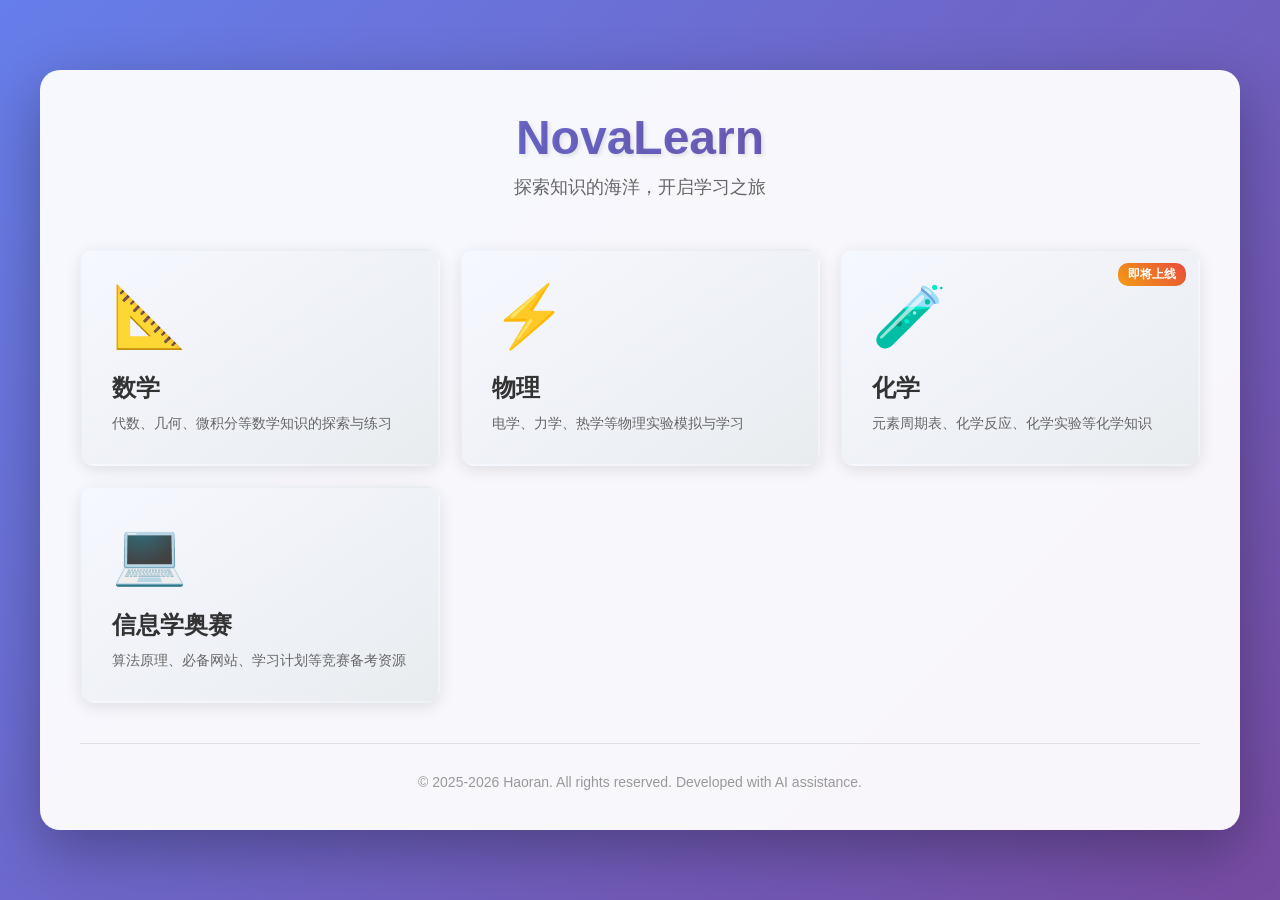
<file: index.html>
<!DOCTYPE html>
<html lang="zh-CN">
<head>
    <meta charset="UTF-8">
    <meta name="viewport" content="width=device-width, initial-scale=1.0">
    <title>NovaLearn</title>
    <style>
        * {
            margin: 0;
            padding: 0;
            box-sizing: border-box;
        }
        
        body {
            font-family: -apple-system, BlinkMacSystemFont, 'Segoe UI', 'PingFang SC', 'Hiragino Sans GB', 'Microsoft YaHei', sans-serif;
            background: linear-gradient(135deg, #667eea 0%, #764ba2 100%);
            min-height: 100vh;
            display: flex;
            justify-content: center;
            align-items: center;
            padding: 20px;
        }
        
        .container {
            background: rgba(255, 255, 255, 0.95);
            border-radius: 20px;
            box-shadow: 0 20px 60px rgba(0, 0, 0, 0.3);
            max-width: 1200px;
            width: 100%;
            padding: 40px;
            animation: fadeIn 0.6s ease-out;
        }
        
        @keyframes fadeIn {
            from {
                opacity: 0;
                transform: translateY(20px);
            }
            to {
                opacity: 1;
                transform: translateY(0);
            }
        }
        
        .header {
            text-align: center;
            margin-bottom: 40px;
        }
        
        .title {
            font-size: 48px;
            font-weight: bold;
            color: #333;
            margin-bottom: 10px;
            text-shadow: 2px 2px 4px rgba(0, 0, 0, 0.1);
            background: linear-gradient(45deg, #667eea, #764ba2);
            -webkit-background-clip: text;
            -webkit-text-fill-color: transparent;
            background-clip: text;
        }
        
        .subtitle {
            font-size: 18px;
            color: #666;
            margin-bottom: 50px;
        }
        
        .subjects-grid {
            display: grid;
            grid-template-columns: repeat(auto-fit, minmax(280px, 1fr));
            gap: 20px;
            margin-bottom: 30px;
        }
        
        .subject-card {
            background: linear-gradient(145deg, #f6f8ff, #e9ecef);
            border-radius: 15px;
            padding: 30px;
            transition: all 0.3s ease;
            cursor: pointer;
            border: 2px solid transparent;
            box-shadow: 0 4px 15px rgba(0, 0, 0, 0.1);
        }
        
        .subject-card:hover {
            transform: translateY(-5px);
            box-shadow: 0 8px 25px rgba(0, 0, 0, 0.2);
            border-color: #667eea;
        }
        
        .subject-icon {
            font-size: 60px;
            margin-bottom: 20px;
            display: block;
        }
        
        .subject-title {
            font-size: 24px;
            font-weight: bold;
            color: #333;
            margin-bottom: 8px;
        }
        
        .subject-description {
            font-size: 14px;
            color: #666;
            line-height: 1.6;
        }
        
        .math-icon { color: #e74c3c; }
        .physics-icon { color: #3498db; }
        .chemistry-icon { color: #2ecc71; }
        
        .footer {
            text-align: center;
            margin-top: 40px;
            padding-top: 30px;
            border-top: 1px solid #e0e0e0;
        }
        
        .footer-text {
            color: #999;
            font-size: 14px;
        }
        
        .footer-link {
            color: #667eea;
            text-decoration: none;
            margin: 0 10px;
        }
        
        .footer-link:hover {
            text-decoration: underline;
        }

        .subject-card.coming-soon {
            position: relative;
        }

        .subject-card.coming-soon::after {
            content: '即将上线';
            position: absolute;
            top: 12px;
            right: 12px;
            background: linear-gradient(45deg, #f39c12, #e74c3c);
            color: #fff;
            font-size: 12px;
            padding: 3px 10px;
            border-radius: 10px;
            font-weight: bold;
        }

        .toast {
            position: fixed;
            top: 50%;
            left: 50%;
            transform: translate(-50%, -50%) scale(0.8);
            background: rgba(0, 0, 0, 0.85);
            color: #fff;
            padding: 30px 50px;
            border-radius: 15px;
            font-size: 22px;
            font-weight: bold;
            z-index: 1000;
            opacity: 0;
            transition: all 0.3s ease;
            pointer-events: none;
            text-align: center;
            line-height: 1.6;
            box-shadow: 0 10px 40px rgba(0, 0, 0, 0.4);
        }

        .toast.show {
            opacity: 1;
            transform: translate(-50%, -50%) scale(1);
        }

        .toast-emoji {
            font-size: 40px;
            display: block;
            margin-bottom: 10px;
        }
    </style>
</head>
<body>
    <div class="container">
        <div class="header">
            <h1 class="title">NovaLearn</h1>
            <p class="subtitle">探索知识的海洋，开启学习之旅</p>
        </div>
        
        <div class="subjects-grid">
            <div class="subject-card" onclick="location.href='math.html'">
                <span class="subject-icon math-icon">📐</span>
                <h2 class="subject-title">数学</h2>
                <p class="subject-description">代数、几何、微积分等数学知识的探索与练习</p>
            </div>
            
            <div class="subject-card" onclick="location.href='physics.html'">
                <span class="subject-icon physics-icon">⚡</span>
                <h2 class="subject-title">物理</h2>
                <p class="subject-description">电学、力学、热学等物理实验模拟与学习</p>
            </div>
            
            <div class="subject-card coming-soon">
                <span class="subject-icon chemistry-icon">🧪</span>
                <h2 class="subject-title">化学</h2>
                <p class="subject-description">元素周期表、化学反应、化学实验等化学知识</p>
            </div>

            <div class="subject-card" onclick="location.href='olympiad.html'">
                <span class="subject-icon" style="color:#9b59b6;">💻</span>
                <h2 class="subject-title">信息学奥赛</h2>
                <p class="subject-description">算法原理、必备网站、学习计划等竞赛备考资源</p>
            </div>
        </div>
        
        <div class="footer">
            <p class="footer-text">&copy; 2025-2026 Haoran. All rights reserved. Developed with AI assistance.</p>
        </div>
    </div>

    <div class="toast" id="toast">
        <span class="toast-emoji">🚧</span>
        正在制作中，敬请期待
    </div>

    <script>
        document.querySelectorAll('.subject-card.coming-soon').forEach(function(card) {
            card.addEventListener('click', function(e) {
                e.preventDefault();
                showToast();
            });
        });

        function showToast() {
            var toast = document.getElementById('toast');
            toast.classList.add('show');
            setTimeout(function() {
                toast.classList.remove('show');
            }, 2000);
        }
    </script>
</body>
</html>
</file>
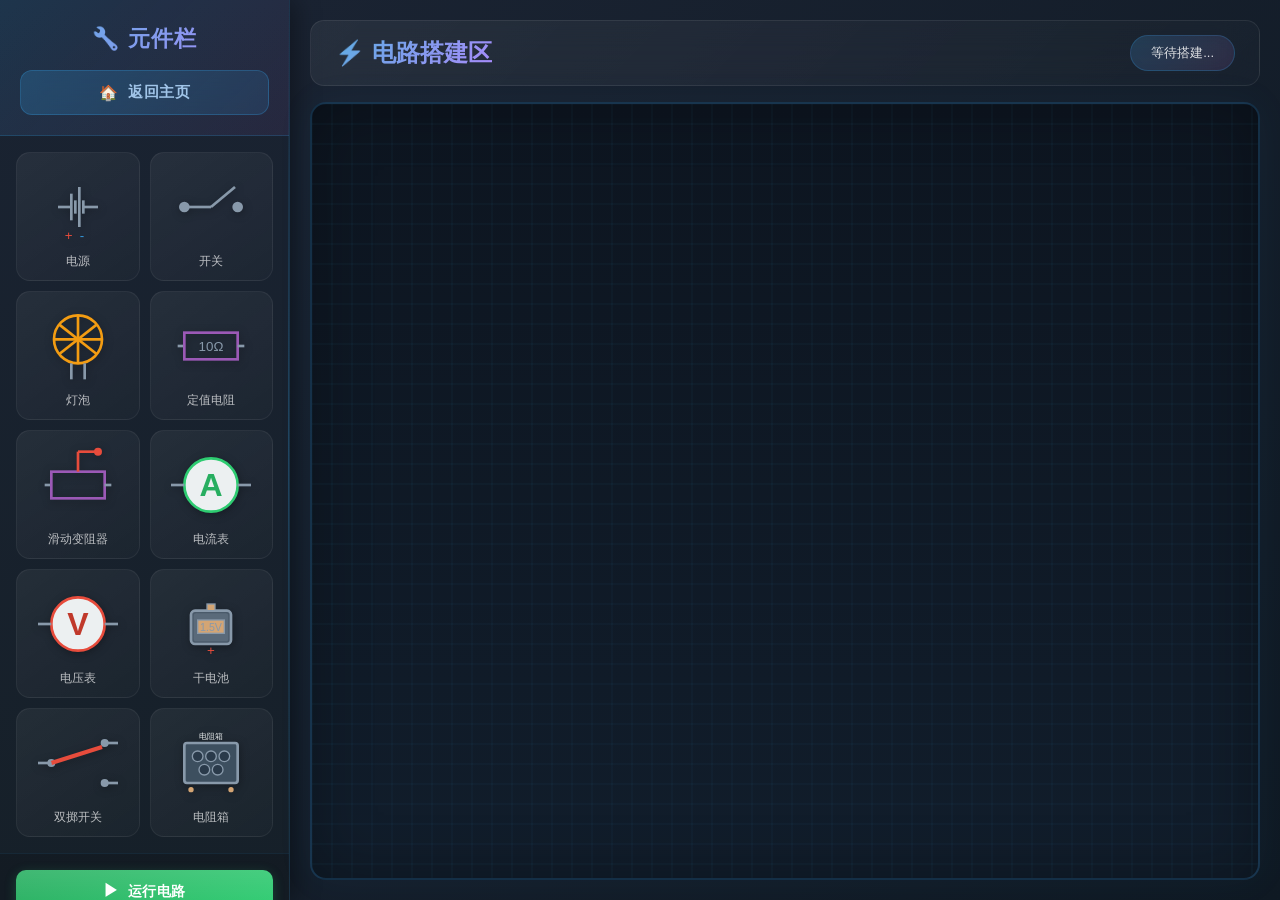
<file: circuit.html>
<!DOCTYPE html>
<html lang="zh-CN">
<head>
    <meta charset="UTF-8">
    <meta name="viewport" content="width=device-width, initial-scale=1.0">
    <title>初中物理电学实验模拟平台</title>
    <link rel="stylesheet" href="circuit.css">
</head>
<body>
    <div class="container">
        <!-- 左侧元件栏 -->
        <div class="sidebar">
            <div class="sidebar-header">
                <h2>🔧 元件栏</h2>
                <a href="physics.html" class="back-btn">
                    <span>🏠</span>
                    <span>返回主页</span>
                </a>
            </div>
            <div class="components-list" id="componentsList">
                <div class="component-item" draggable="true" data-type="battery">
                    <svg width="80" height="80" viewBox="0 0 60 60">
                        <line x1="15" y1="30" x2="25" y2="30" stroke="#8899aa" stroke-width="2"/>
                        <line x1="25" y1="20" x2="25" y2="40" stroke="#8899aa" stroke-width="2"/>
                        <line x1="28" y1="25" x2="28" y2="35" stroke="#8899aa" stroke-width="2"/>
                        <line x1="31" y1="15" x2="31" y2="45" stroke="#8899aa" stroke-width="2"/>
                        <line x1="34" y1="25" x2="34" y2="35" stroke="#8899aa" stroke-width="2"/>
                        <line x1="34" y1="30" x2="45" y2="30" stroke="#8899aa" stroke-width="2"/>
                        <text x="23" y="55" font-size="10" text-anchor="middle" fill="#e74c3c">+</text>
                        <text x="33" y="55" font-size="10" text-anchor="middle" fill="#3498db">-</text>
                    </svg>
                    <span>电源</span>
                </div>
                <div class="component-item" draggable="true" data-type="switch">
                    <svg width="80" height="80" viewBox="0 0 60 60">
                        <circle cx="10" cy="30" r="3" fill="#8899aa" stroke="#8899aa" stroke-width="2"/>
                        <circle cx="50" cy="30" r="3" fill="#8899aa" stroke="#8899aa" stroke-width="2"/>
                        <line x1="10" y1="30" x2="30" y2="30" stroke="#8899aa" stroke-width="2"/>
                        <line x1="30" y1="30" x2="48" y2="15" stroke="#8899aa" stroke-width="2"/>
                    </svg>
                    <span>开关</span>
                </div>
                <div class="component-item" draggable="true" data-type="bulb">
                    <svg width="80" height="80" viewBox="0 0 60 60">
                        <circle cx="30" cy="25" r="18" fill="none" stroke="#f39c12" stroke-width="2"/>
                        <line x1="30" y1="7" x2="30" y2="43" stroke="#f39c12" stroke-width="2"/>
                        <line x1="12" y1="25" x2="48" y2="25" stroke="#f39c12" stroke-width="2"/>
                        <line x1="16" y1="14" x2="44" y2="36" stroke="#f39c12" stroke-width="2"/>
                        <line x1="44" y1="14" x2="16" y2="36" stroke="#f39c12" stroke-width="2"/>
                        <line x1="25" y1="43" x2="25" y2="55" stroke="#8899aa" stroke-width="2"/>
                        <line x1="35" y1="43" x2="35" y2="55" stroke="#8899aa" stroke-width="2"/>
                    </svg>
                    <span>灯泡</span>
                </div>
                <div class="component-item" draggable="true" data-type="fixedResistor">
                    <svg width="80" height="80" viewBox="0 0 60 60">
                        <line x1="5" y1="30" x2="10" y2="30" stroke="#8899aa" stroke-width="2"/>
                        <rect x="10" y="20" width="40" height="20" fill="none" stroke="#9b59b6" stroke-width="2"/>
                        <text x="30" y="34" font-size="10" text-anchor="middle" fill="#8899aa">10Ω</text>
                        <line x1="50" y1="30" x2="55" y2="30" stroke="#8899aa" stroke-width="2"/>
                    </svg>
                    <span>定值电阻</span>
                </div>
                <div class="component-item" draggable="true" data-type="rheostat">
                    <svg width="80" height="80" viewBox="0 0 60 60">
                        <line x1="5" y1="30" x2="10" y2="30" stroke="#8899aa" stroke-width="2"/>
                        <rect x="10" y="20" width="40" height="20" fill="none" stroke="#9b59b6" stroke-width="2"/>
                        <line x1="50" y1="30" x2="55" y2="30" stroke="#8899aa" stroke-width="2"/>
                        <line x1="30" y1="20" x2="30" y2="5" stroke="#e74c3c" stroke-width="2"/>
                        <line x1="30" y1="5" x2="45" y2="5" stroke="#e74c3c" stroke-width="2"/>
                        <circle cx="45" cy="5" r="3" fill="#e74c3c"/>
                    </svg>
                    <span>滑动变阻器</span>
                </div>
                <div class="component-item" draggable="true" data-type="ammeter">
                    <svg width="80" height="80" viewBox="0 0 60 60">
                        <circle cx="30" cy="30" r="20" fill="#ecf0f1" stroke="#2ecc71" stroke-width="2"/>
                        <text x="30" y="38" font-size="24" font-weight="bold" text-anchor="middle" fill="#27ae60">A</text>
                        <line x1="10" y1="30" x2="0" y2="30" stroke="#8899aa" stroke-width="2"/>
                        <line x1="50" y1="30" x2="60" y2="30" stroke="#8899aa" stroke-width="2"/>
                    </svg>
                    <span>电流表</span>
                </div>
                <div class="component-item" draggable="true" data-type="voltmeter">
                    <svg width="80" height="80" viewBox="0 0 60 60">
                        <circle cx="30" cy="30" r="20" fill="#ecf0f1" stroke="#e74c3c" stroke-width="2"/>
                        <text x="30" y="38" font-size="24" font-weight="bold" text-anchor="middle" fill="#c0392b">V</text>
                        <line x1="10" y1="30" x2="0" y2="30" stroke="#8899aa" stroke-width="2"/>
                        <line x1="50" y1="30" x2="60" y2="30" stroke="#8899aa" stroke-width="2"/>
                    </svg>
                    <span>电压表</span>
                </div>
                <div class="component-item" draggable="true" data-type="dryCell">
                    <svg width="80" height="80" viewBox="0 0 60 60">
                        <!-- 电池主体 -->
                        <rect x="15" y="20" width="30" height="25" rx="3" fill="#4a5a6a" stroke="#8899aa" stroke-width="2"/>
                        <rect x="17" y="22" width="26" height="21" rx="2" fill="#5a6a7a"/>
                        <!-- 电池正极 -->
                        <rect x="27" y="15" width="6" height="5" fill="#d4a574" stroke="#8899aa" stroke-width="1"/>
                        <!-- 标签 -->
                        <rect x="20" y="27" width="20" height="10" fill="#d4a574" stroke="#8899aa" stroke-width="1"/>
                        <text x="30" y="35" font-size="8" text-anchor="middle" fill="#8899aa">1.5V</text>
                        <!-- 极性标记 -->
                        <text x="30" y="53" font-size="10" text-anchor="middle" fill="#e74c3c">+</text>
                    </svg>
                    <span>干电池</span>
                </div>
                <div class="component-item" draggable="true" data-type="doubleThrowSwitch">
                    <svg width="80" height="80" viewBox="0 0 60 60">
                        <!-- 中心触点 -->
                        <circle cx="10" cy="30" r="3" fill="#8899aa"/>
                        <!-- 上触点 -->
                        <circle cx="50" cy="15" r="3" fill="#8899aa"/>
                        <!-- 下触点 -->
                        <circle cx="50" cy="45" r="3" fill="#8899aa"/>
                        <!-- 开关臂 -->
                        <line x1="10" y1="30" x2="48" y2="18" stroke="#e74c3c" stroke-width="3"/>
                        <!-- 连线 -->
                        <line x1="0" y1="30" x2="10" y2="30" stroke="#8899aa" stroke-width="2"/>
                        <line x1="50" y1="15" x2="60" y2="15" stroke="#8899aa" stroke-width="2"/>
                        <line x1="50" y1="45" x2="60" y2="45" stroke="#8899aa" stroke-width="2"/>
                    </svg>
                    <span>双掷开关</span>
                </div>
                <div class="component-item" draggable="true" data-type="resistanceBox">
                    <svg width="80" height="80" viewBox="0 0 60 60">
                        <!-- 外壳 -->
                        <rect x="10" y="15" width="40" height="30" rx="2" fill="#3d4f5f" stroke="#8899aa" stroke-width="2"/>
                        <!-- 旋钮 -->
                        <circle cx="20" cy="25" r="4" fill="#2a3a4a" stroke="#8899aa" stroke-width="1"/>
                        <circle cx="30" cy="25" r="4" fill="#2a3a4a" stroke="#8899aa" stroke-width="1"/>
                        <circle cx="40" cy="25" r="4" fill="#2a3a4a" stroke="#8899aa" stroke-width="1"/>
                        <circle cx="25" cy="35" r="4" fill="#2a3a4a" stroke="#8899aa" stroke-width="1"/>
                        <circle cx="35" cy="35" r="4" fill="#2a3a4a" stroke="#8899aa" stroke-width="1"/>
                        <!-- 接线柱 -->
                        <circle cx="15" cy="50" r="2" fill="#d4a574"/>
                        <circle cx="45" cy="50" r="2" fill="#d4a574"/>
                        <!-- 标签 -->
                        <text x="30" y="12" font-size="6" text-anchor="middle" fill="#ecf0f1">电阻箱</text>
                    </svg>
                    <span>电阻箱</span>
                </div>
            </div>
            
            <div class="controls">
                <button id="runBtn" class="btn btn-primary">
                    <span class="btn-icon">▶</span> 运行电路
                </button>
                <button id="stopBtn" class="btn btn-secondary">
                    <span class="btn-icon">⏸</span> 停止
                </button>
                <button id="clearBtn" class="btn btn-danger">
                    <span class="btn-icon">🗑</span> 清空画布
                </button>
                <button id="settingsBtn" class="btn btn-info">
                    <span class="btn-icon">⚙️</span> 设置
                </button>
            </div>
            
            <div class="instructions">
                <h3>📖 操作说明</h3>
                <ul>
                    <li>🖱️ 拖拽左侧元件到右侧画布</li>
                    <li>🔗 点击两个元件进行连线</li>
                    <li>▶️ 点击运行按钮观察实验效果</li>
                    <li>❌ 右键点击元件可删除</li>
                    <li>🔘 点击开关可切换通断状态</li>
                    <li>⚙️ 双击定值电阻设置阻值</li>
                    <li>⚡ 双击电源设置电压</li>
                    <li>💡 双击灯泡设置额定电压和功率</li>
                    <li>🎚️ 拖动滑动变阻器的滑片改变阻值</li>
                    <li>🎛️ 双击滑动变阻器设置最大阻值</li>
                    <li>🔋 双掷开关点击可在上/下位置切换</li>
                    <li>🔋 双击电阻箱设置阻值（范围0-9999Ω）</li>
                    <li>🗑️ 点击导线显示删除按钮，可删除导线</li>
                </ul>
            </div>
        </div>
        
        <!-- 右侧电路搭建区 -->
        <div class="main-area">
            <div class="canvas-header">
                <h2>⚡ 电路搭建区</h2>
                <div class="status-bar">
                    <span id="statusText">等待搭建...</span>
                </div>
            </div>
            <div class="canvas-container" id="canvasContainer">
                <canvas id="circuitCanvas"></canvas>
            </div>
        </div>
    </div>
    
    <!-- 电阻设置模态框 -->
    <div id="resistorModal" class="modal">
        <div class="modal-content">
            <div class="modal-header">
                <h3>⚙️ 设置电阻值</h3>
                <span class="close-btn" onclick="closeModal()">&times;</span>
            </div>
            <div class="modal-body">
                <label for="resistanceInput">请输入电阻值（Ω）：</label>
                <input type="number" id="resistanceInput" min="0.1" step="0.1" value="10" placeholder="例如：10">
                <div class="preset-buttons">
                    <button class="preset-btn" onclick="setPreset(1)">1Ω</button>
                    <button class="preset-btn" onclick="setPreset(5)">5Ω</button>
                    <button class="preset-btn" onclick="setPreset(10)">10Ω</button>
                    <button class="preset-btn" onclick="setPreset(20)">20Ω</button>
                    <button class="preset-btn" onclick="setPreset(50)">50Ω</button>
                    <button class="preset-btn" onclick="setPreset(100)">100Ω</button>
                </div>
            </div>
            <div class="modal-footer">
                <button class="btn btn-primary" onclick="saveResistance()">确定</button>
                <button class="btn btn-secondary" onclick="closeModal()">取消</button>
            </div>
        </div>
    </div>
    
    <!-- 电源设置模态框 -->
    <div id="powerModal" class="modal">
        <div class="modal-content">
            <div class="modal-header">
                <h3>⚡ 设置电源参数</h3>
                <span class="close-btn" onclick="closePowerModal()">&times;</span>
            </div>
            <div class="modal-body">
                <label for="voltageInput">请输入电压值（V）：</label>
                <input type="number" id="voltageInput" min="0.1" step="0.1" value="3" placeholder="例如：3">
                <div class="preset-buttons">
                    <button class="preset-btn" onclick="setVoltagePreset(1.5)">1.5V</button>
                    <button class="preset-btn" onclick="setVoltagePreset(3)">3V</button>
                    <button class="preset-btn" onclick="setVoltagePreset(6)">6V</button>
                    <button class="preset-btn" onclick="setVoltagePreset(9)">9V</button>
                    <button class="preset-btn" onclick="setVoltagePreset(12)">12V</button>
                    <button class="preset-btn" onclick="setVoltagePreset(24)">24V</button>
                </div>
            </div>
            <div class="modal-footer">
                <button class="btn btn-primary" onclick="saveVoltage()">确定</button>
                <button class="btn btn-secondary" onclick="closePowerModal()">取消</button>
            </div>
        </div>
    </div>
    
    <!-- 灯泡设置模态框 -->
    <div id="bulbModal" class="modal">
        <div class="modal-content">
            <div class="modal-header">
                <h3>💡 设置灯泡参数</h3>
                <span class="close-btn" onclick="closeBulbModal()">&times;</span>
            </div>
            <div class="modal-body">
                <label for="ratedVoltageInput">额定电压（V）：</label>
                <input type="number" id="ratedVoltageInput" min="0.1" step="0.1" value="3" placeholder="例如：3">
                <div class="preset-buttons">
                    <button class="preset-btn" onclick="setBulbVoltagePreset(1.5)">1.5V</button>
                    <button class="preset-btn" onclick="setBulbVoltagePreset(3)">3V</button>
                    <button class="preset-btn" onclick="setBulbVoltagePreset(6)">6V</button>
                    <button class="preset-btn" onclick="setBulbVoltagePreset(12)">12V</button>
                    <button class="preset-btn" onclick="setBulbVoltagePreset(220)">220V</button>
                </div>
                
                <label for="ratedPowerInput" style="margin-top: 15px;">额定功率（W）：</label>
                <input type="number" id="ratedPowerInput" min="0.1" step="0.1" value="0.5" placeholder="例如：0.5">
                <div class="preset-buttons">
                    <button class="preset-btn" onclick="setBulbPowerPreset(0.25)">0.25W</button>
                    <button class="preset-btn" onclick="setBulbPowerPreset(0.5)">0.5W</button>
                    <button class="preset-btn" onclick="setBulbPowerPreset(1)">1W</button>
                    <button class="preset-btn" onclick="setBulbPowerPreset(2)">2W</button>
                    <button class="preset-btn" onclick="setBulbPowerPreset(5)">5W</button>
                    <button class="preset-btn" onclick="setBulbPowerPreset(10)">10W</button>
                </div>
            </div>
            <div class="modal-footer">
                <button class="btn btn-primary" onclick="saveBulbParams()">确定</button>
                <button class="btn btn-secondary" onclick="closeBulbModal()">取消</button>
            </div>
        </div>
    </div>
    
    <!-- 运行设置模态框 -->
    <div id="settingsModal" class="modal">
        <div class="modal-content">
            <div class="modal-header">
                <h3>⚙️ 运行设置</h3>
                <span class="close-btn" onclick="closeSettingsModal()">&times;</span>
            </div>
            <div class="modal-body">
                <div class="setting-row">
                    <label class="setting-label">运行电路时是否显示电子的移动</label>
                    <div class="toggle-switch">
                        <input type="checkbox" id="showElectrons" checked>
                        <label for="showElectrons" class="toggle-label">
                            <span class="toggle-inner"></span>
                            <span class="toggle-text"></span>
                        </label>
                    </div>
                </div>
            </div>
            <div class="modal-footer">
                <button class="btn btn-primary" onclick="saveSettings()">确定</button>
                <button class="btn btn-secondary" onclick="closeSettingsModal()">取消</button>
            </div>
        </div>
    </div>
    
    <!-- 电路故障提示模态框 -->
    <div id="circuitFaultModal" class="modal">
        <div class="modal-content fault-modal">
            <div class="modal-header fault-header">
                <h3>⚠️ 电路故障</h3>
                <span class="close-btn" onclick="closeFaultModal()">&times;</span>
            </div>
            <div class="modal-body">
                <div class="fault-icon">⚡</div>
                <p id="faultMessage">电路存在故障</p>
                <div class="fault-details" id="faultDetails">
                    <!-- 故障详情将在这里显示 -->
                </div>
            </div>
            <div class="modal-footer">
                <button class="btn btn-danger" onclick="closeFaultModal()">确定</button>
            </div>
        </div>
    </div>
    
    <!-- 滑动变阻器设置模态框 -->
    <div id="rheostatModal" class="modal">
        <div class="modal-content">
            <div class="modal-header">
                <h3>🎚️ 设置滑动变阻器</h3>
                <span class="close-btn" onclick="closeRheostatModal()">&times;</span>
            </div>
            <div class="modal-body">
                <label for="maxResistanceInput">最大阻值（Ω）：</label>
                <input type="number" id="maxResistanceInput" min="1" step="1" value="10" placeholder="例如：10">
                <div class="preset-buttons">
                    <button class="preset-btn" onclick="setRheostatPreset(5)">5Ω</button>
                    <button class="preset-btn" onclick="setRheostatPreset(10)">10Ω</button>
                    <button class="preset-btn" onclick="setRheostatPreset(20)">20Ω</button>
                    <button class="preset-btn" onclick="setRheostatPreset(50)">50Ω</button>
                    <button class="preset-btn" onclick="setRheostatPreset(100)">100Ω</button>
                    <button class="preset-btn" onclick="setRheostatPreset(200)">200Ω</button>
                </div>
            </div>
            <div class="modal-footer">
                <button class="btn btn-primary" onclick="saveRheostatParams()">确定</button>
                <button class="btn btn-secondary" onclick="closeRheostatModal()">取消</button>
            </div>
        </div>
    </div>
    
    <!-- 电阻箱设置模态框 -->
    <div id="resistanceBoxModal" class="modal">
        <div class="modal-content">
            <div class="modal-header">
                <h3>📦 设置电阻箱</h3>
                <span class="close-btn" onclick="closeResistanceBoxModal()">&times;</span>
            </div>
            <div class="modal-body">
                <label for="resistanceBoxInput">请输入电阻值（Ω）：</label>
                <input type="number" id="resistanceBoxInput" min="0" step="1" value="0" placeholder="例如：15">
                <div class="preset-buttons">
                    <button class="preset-btn" onclick="setResistanceBoxPreset(0)">0Ω</button>
                    <button class="preset-btn" onclick="setResistanceBoxPreset(5)">5Ω</button>
                    <button class="preset-btn" onclick="setResistanceBoxPreset(10)">10Ω</button>
                    <button class="preset-btn" onclick="setResistanceBoxPreset(15)">15Ω</button>
                    <button class="preset-btn" onclick="setResistanceBoxPreset(20)">20Ω</button>
                    <button class="preset-btn" onclick="setResistanceBoxPreset(50)">50Ω</button>
                    <button class="preset-btn" onclick="setResistanceBoxPreset(100)">100Ω</button>
                    <button class="preset-btn" onclick="setResistanceBoxPreset(999)">999Ω</button>
                    <button class="preset-btn" onclick="setResistanceBoxPreset(9999)">9999Ω</button>
                </div>
                <p style="margin-top: 15px; font-size: 12px; color: #666;">
                    💡 提示：电阻箱可以精确调节阻值，范围0-9999Ω
                </p>
            </div>
            <div class="modal-footer">
                <button class="btn btn-primary" onclick="saveResistanceBoxParams()">确定</button>
                <button class="btn btn-secondary" onclick="closeResistanceBoxModal()">取消</button>
            </div>
        </div>
    </div>
    
    <script src="circuit.js"></script>
</body>
</html>
</file>
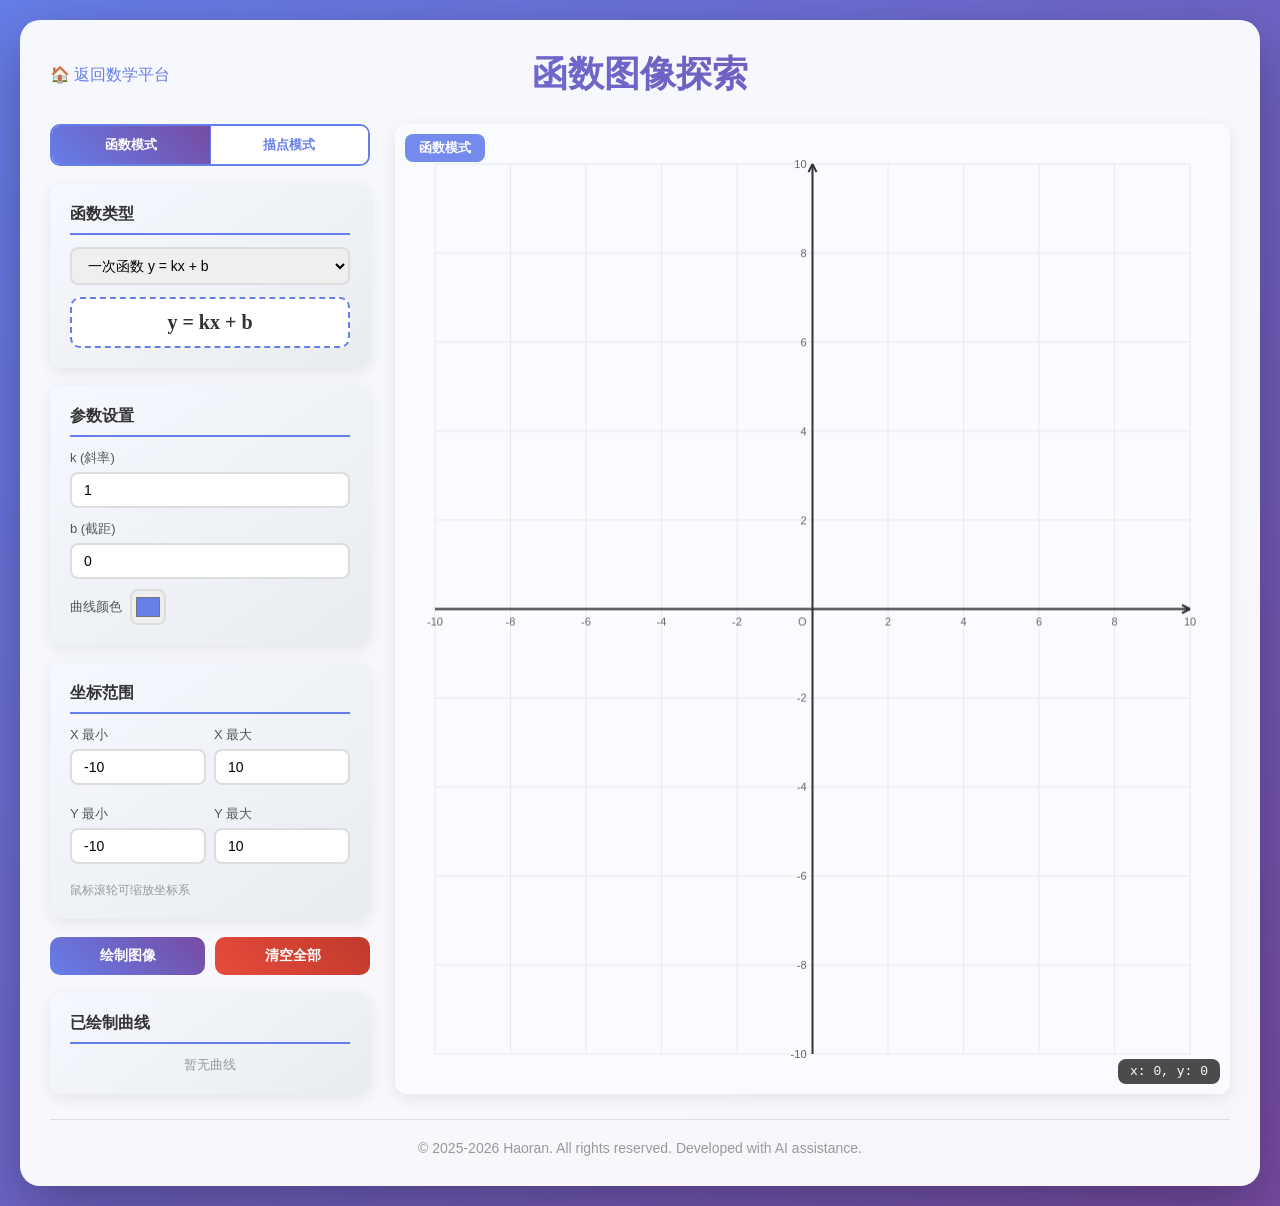
<file: function.html>
<!DOCTYPE html>
<html lang="zh-CN">
<head>
    <meta charset="UTF-8">
    <meta name="viewport" content="width=device-width, initial-scale=1.0">
    <title>函数图像探索 - haoran的学习网站</title>
    <style>
        * {
            margin: 0;
            padding: 0;
            box-sizing: border-box;
        }

        body {
            font-family: -apple-system, BlinkMacSystemFont, 'Segoe UI', 'PingFang SC', 'Hiragino Sans GB', 'Microsoft YaHei', sans-serif;
            background: linear-gradient(135deg, #667eea 0%, #764ba2 100%);
            min-height: 100vh;
            padding: 20px;
        }

        .page-container {
            background: rgba(255, 255, 255, 0.95);
            border-radius: 20px;
            box-shadow: 0 20px 60px rgba(0, 0, 0, 0.3);
            max-width: 1400px;
            margin: 0 auto;
            padding: 30px;
            animation: fadeIn 0.6s ease-out;
        }

        @keyframes fadeIn {
            from { opacity: 0; transform: translateY(20px); }
            to { opacity: 1; transform: translateY(0); }
        }

        .header {
            text-align: center;
            margin-bottom: 25px;
            position: relative;
        }

        .back-link {
            position: absolute;
            left: 0;
            top: 50%;
            transform: translateY(-50%);
            color: #667eea;
            text-decoration: none;
            font-size: 16px;
            transition: color 0.3s;
        }

        .back-link:hover { color: #764ba2; }

        .title {
            font-size: 36px;
            font-weight: bold;
            background: linear-gradient(45deg, #667eea, #764ba2);
            -webkit-background-clip: text;
            -webkit-text-fill-color: transparent;
            background-clip: text;
        }

        .main-layout {
            display: flex;
            gap: 25px;
            min-height: 600px;
        }

        /* 左侧控制面板 */
        .control-panel {
            width: 320px;
            flex-shrink: 0;
            display: flex;
            flex-direction: column;
            gap: 18px;
        }

        .panel-card {
            background: linear-gradient(145deg, #f6f8ff, #e9ecef);
            border-radius: 12px;
            padding: 20px;
            box-shadow: 0 4px 15px rgba(0, 0, 0, 0.08);
        }

        .panel-title {
            font-size: 16px;
            font-weight: bold;
            color: #333;
            margin-bottom: 12px;
            padding-bottom: 8px;
            border-bottom: 2px solid #667eea;
        }

        .form-group {
            margin-bottom: 12px;
        }

        .form-group:last-child { margin-bottom: 0; }

        .form-label {
            display: block;
            font-size: 13px;
            color: #555;
            margin-bottom: 5px;
            font-weight: 500;
        }

        .form-select, .form-input {
            width: 100%;
            padding: 8px 12px;
            border: 2px solid #ddd;
            border-radius: 8px;
            font-size: 14px;
            transition: border-color 0.3s;
            outline: none;
        }

        .form-select:focus, .form-input:focus {
            border-color: #667eea;
        }

        .range-group {
            display: grid;
            grid-template-columns: 1fr 1fr;
            gap: 8px;
        }

        .btn-row {
            display: flex;
            gap: 10px;
        }

        .btn {
            flex: 1;
            padding: 10px 16px;
            border: none;
            border-radius: 10px;
            font-size: 14px;
            font-weight: bold;
            cursor: pointer;
            transition: all 0.3s;
        }

        .btn-primary {
            background: linear-gradient(45deg, #667eea, #764ba2);
            color: #fff;
        }

        .btn-primary:hover { box-shadow: 0 4px 15px rgba(102, 126, 234, 0.4); }

        .btn-secondary {
            background: #e9ecef;
            color: #555;
        }

        .btn-secondary:hover { background: #dfe3e8; }

        .btn-danger {
            background: linear-gradient(45deg, #e74c3c, #c0392b);
            color: #fff;
        }

        .btn-danger:hover { box-shadow: 0 4px 15px rgba(231, 76, 60, 0.4); }

        .btn-success {
            background: linear-gradient(45deg, #2ecc71, #27ae60);
            color: #fff;
        }

        .btn-success:hover { box-shadow: 0 4px 15px rgba(46, 204, 113, 0.4); }

        .btn-orange {
            background: linear-gradient(45deg, #f39c12, #e67e22);
            color: #fff;
        }

        .btn-orange:hover { box-shadow: 0 4px 15px rgba(243, 156, 18, 0.4); }

        .color-picker-wrapper {
            display: flex;
            align-items: center;
            gap: 8px;
        }

        .color-picker-wrapper input[type="color"] {
            width: 36px;
            height: 36px;
            border: 2px solid #ddd;
            border-radius: 8px;
            cursor: pointer;
            padding: 2px;
        }

        .formula-display {
            background: #fff;
            border: 2px dashed #667eea;
            border-radius: 10px;
            padding: 12px;
            text-align: center;
            font-size: 20px;
            font-weight: bold;
            color: #333;
            font-family: 'Cambria Math', 'Times New Roman', serif;
            min-height: 48px;
            display: flex;
            align-items: center;
            justify-content: center;
        }

        /* 模式切换 */
        .mode-toggle {
            display: flex;
            gap: 0;
            border-radius: 10px;
            overflow: hidden;
            border: 2px solid #667eea;
        }

        .mode-btn {
            flex: 1;
            padding: 10px 8px;
            border: none;
            font-size: 13px;
            font-weight: bold;
            cursor: pointer;
            background: #fff;
            color: #667eea;
            transition: all 0.3s;
            text-align: center;
        }

        .mode-btn.active {
            background: linear-gradient(45deg, #667eea, #764ba2);
            color: #fff;
        }

        .mode-btn:first-child { border-right: 1px solid #667eea; }

        /* 已绘制函数列表 */
        .curve-list {
            max-height: 150px;
            overflow-y: auto;
        }

        .curve-item {
            display: flex;
            align-items: center;
            justify-content: space-between;
            padding: 6px 10px;
            border-radius: 6px;
            margin-bottom: 4px;
            font-size: 13px;
            background: #fff;
        }

        .curve-item-color {
            width: 14px;
            height: 14px;
            border-radius: 50%;
            flex-shrink: 0;
        }

        .curve-item-text {
            flex: 1;
            margin: 0 8px;
            overflow: hidden;
            text-overflow: ellipsis;
            white-space: nowrap;
        }

        .curve-item-remove {
            cursor: pointer;
            color: #e74c3c;
            font-weight: bold;
            font-size: 16px;
        }

        .curve-item-remove:hover { color: #c0392b; }

        /* 描点列表 */
        .point-list {
            max-height: 120px;
            overflow-y: auto;
        }

        .point-item {
            display: flex;
            align-items: center;
            justify-content: space-between;
            padding: 4px 10px;
            border-radius: 6px;
            margin-bottom: 3px;
            font-size: 13px;
            background: #fff;
            font-family: 'Courier New', monospace;
        }

        .point-item-remove {
            cursor: pointer;
            color: #e74c3c;
            font-weight: bold;
            font-size: 15px;
        }

        .point-item-remove:hover { color: #c0392b; }

        .fit-row {
            display: flex;
            gap: 8px;
            align-items: flex-end;
            margin-top: 10px;
        }

        .fit-row .form-group { flex: 1; margin-bottom: 0; }

        .hint-text {
            font-size: 12px;
            color: #999;
            margin-top: 6px;
            line-height: 1.4;
        }

        /* 右侧画布 */
        .canvas-area {
            flex: 1;
            display: flex;
            flex-direction: column;
        }

        .canvas-wrapper {
            flex: 1;
            background: #fff;
            border-radius: 12px;
            box-shadow: 0 4px 15px rgba(0, 0, 0, 0.08);
            overflow: hidden;
            position: relative;
        }

        #graphCanvas {
            display: block;
            width: 100%;
            height: 100%;
            cursor: crosshair;
        }

        .coord-display {
            position: absolute;
            bottom: 10px;
            right: 10px;
            background: rgba(0, 0, 0, 0.7);
            color: #fff;
            padding: 5px 12px;
            border-radius: 8px;
            font-size: 13px;
            font-family: 'Courier New', monospace;
            pointer-events: none;
        }

        .mode-badge {
            position: absolute;
            top: 10px;
            left: 10px;
            background: rgba(102, 126, 234, 0.9);
            color: #fff;
            padding: 5px 14px;
            border-radius: 8px;
            font-size: 13px;
            font-weight: bold;
            pointer-events: none;
        }

        .mode-badge.point-mode {
            background: rgba(243, 156, 18, 0.9);
        }

        .footer {
            text-align: center;
            margin-top: 25px;
            padding-top: 20px;
            border-top: 1px solid #e0e0e0;
        }

        .footer-text { color: #999; font-size: 14px; }
        .footer-link {
            color: #667eea;
            text-decoration: none;
            margin: 0 10px;
        }
        .footer-link:hover { text-decoration: underline; }
    </style>
</head>
<body>
    <div class="page-container">
        <div class="header">
            <a class="back-link" href="math.html">🏠 返回数学平台</a>
            <h1 class="title">函数图像探索</h1>
        </div>

        <div class="main-layout">
            <!-- 左侧控制面板 -->
            <div class="control-panel">
                <!-- 模式切换 -->
                <div class="mode-toggle">
                    <button class="mode-btn active" id="modeFunc" onclick="setMode('func')">函数模式</button>
                    <button class="mode-btn" id="modePoint" onclick="setMode('point')">描点模式</button>
                </div>

                <!-- 函数类型选择 -->
                <div class="panel-card" id="funcPanel">
                    <div class="panel-title">函数类型</div>
                    <div class="form-group">
                        <select class="form-select" id="funcType" onchange="onFuncTypeChange()">
                            <option value="linear">一次函数 y = kx + b</option>
                            <option value="quadratic">二次函数 y = ax² + bx + c</option>
                            <option value="inverse">反比例函数 y = k / x</option>
                            <option value="exponential">指数函数 y = aˣ</option>
                            <option value="logarithmic">对数函数 y = log_a(x)</option>
                            <option value="sine">正弦函数 y = A·sin(ωx + φ)</option>
                            <option value="cosine">余弦函数 y = A·cos(ωx + φ)</option>
                        </select>
                    </div>
                    <div class="formula-display" id="formulaDisplay">y = kx + b</div>
                </div>

                <!-- 参数输入 -->
                <div class="panel-card" id="paramPanel">
                    <div class="panel-title">参数设置</div>
                    <div id="paramContainer"></div>
                    <div class="color-picker-wrapper" style="margin-top: 10px;">
                        <label class="form-label" style="margin:0">曲线颜色</label>
                        <input type="color" id="curveColor" value="#667eea">
                    </div>
                </div>

                <!-- 描点模式面板 -->
                <div class="panel-card" id="pointPanel" style="display:none;">
                    <div class="panel-title">描点与拟合</div>
                    <p class="hint-text">在坐标系中点击添加整数坐标点，系统将自动拟合函数曲线。</p>
                    <div class="point-list" id="pointList">
                        <div style="color: #999; font-size: 13px; text-align: center;">暂无描点</div>
                    </div>
                    <div class="fit-row">
                        <div class="form-group">
                            <label class="form-label">拟合阶数</label>
                            <select class="form-select" id="fitDegree">
                                <option value="1">一次 (直线)</option>
                                <option value="2">二次 (抛物线)</option>
                                <option value="3">三次</option>
                                <option value="4">四次</option>
                            </select>
                        </div>
                        <button class="btn btn-orange" onclick="fitCurve()" style="flex:none;padding:10px 14px;">拟合</button>
                    </div>
                </div>

                <!-- 坐标范围 -->
                <div class="panel-card">
                    <div class="panel-title">坐标范围</div>
                    <div class="range-group">
                        <div class="form-group">
                            <label class="form-label">X 最小</label>
                            <input type="number" class="form-input" id="xMin" value="-10" onchange="redraw()">
                        </div>
                        <div class="form-group">
                            <label class="form-label">X 最大</label>
                            <input type="number" class="form-input" id="xMax" value="10" onchange="redraw()">
                        </div>
                        <div class="form-group">
                            <label class="form-label">Y 最小</label>
                            <input type="number" class="form-input" id="yMin" value="-10" onchange="redraw()">
                        </div>
                        <div class="form-group">
                            <label class="form-label">Y 最大</label>
                            <input type="number" class="form-input" id="yMax" value="10" onchange="redraw()">
                        </div>
                    </div>
                    <p class="hint-text">鼠标滚轮可缩放坐标系</p>
                </div>

                <!-- 按钮 -->
                <div class="btn-row">
                    <button class="btn btn-primary" id="drawBtn" onclick="addCurve()">绘制图像</button>
                    <button class="btn btn-danger" onclick="clearAll()">清空全部</button>
                </div>

                <!-- 已绘制曲线列表 -->
                <div class="panel-card">
                    <div class="panel-title">已绘制曲线</div>
                    <div class="curve-list" id="curveList">
                        <div style="color: #999; font-size: 13px; text-align: center;">暂无曲线</div>
                    </div>
                </div>
            </div>

            <!-- 右侧画布 -->
            <div class="canvas-area">
                <div class="canvas-wrapper" id="canvasWrapper">
                    <canvas id="graphCanvas"></canvas>
                    <div class="coord-display" id="coordDisplay">x: 0, y: 0</div>
                    <div class="mode-badge" id="modeBadge">函数模式</div>
                </div>
            </div>
        </div>

        <div class="footer">
            <p class="footer-text">&copy; 2025-2026 Haoran. All rights reserved. Developed with AI assistance.</p>
        </div>
    </div>

    <script>
        var curves = [];
        var points = [];
        var currentMode = 'func';
        var canvas, ctx;
        var canvasWrapper;

        var funcDefs = {
            linear: {
                label: 'y = kx + b',
                params: [
                    { id: 'k', label: 'k (斜率)', value: 1 },
                    { id: 'b', label: 'b (截距)', value: 0 }
                ],
                fn: function(p, x) { return p.k * x + p.b; },
                formula: function(p) { return 'y = ' + p.k + 'x + ' + p.b; }
            },
            quadratic: {
                label: 'y = ax² + bx + c',
                params: [
                    { id: 'a', label: 'a', value: 1 },
                    { id: 'b', label: 'b', value: 0 },
                    { id: 'c', label: 'c', value: 0 }
                ],
                fn: function(p, x) { return p.a * x * x + p.b * x + p.c; },
                formula: function(p) { return 'y = ' + p.a + 'x² + ' + p.b + 'x + ' + p.c; }
            },
            inverse: {
                label: 'y = k / x',
                params: [{ id: 'k', label: 'k', value: 1 }],
                fn: function(p, x) { if (x === 0) return NaN; return p.k / x; },
                formula: function(p) { return 'y = ' + p.k + ' / x'; }
            },
            exponential: {
                label: 'y = aˣ',
                params: [{ id: 'a', label: 'a (底数)', value: 2 }],
                fn: function(p, x) { return Math.pow(p.a, x); },
                formula: function(p) { return 'y = ' + p.a + '^x'; }
            },
            logarithmic: {
                label: 'y = log_a(x)',
                params: [{ id: 'a', label: 'a (底数)', value: 10 }],
                fn: function(p, x) { if (x <= 0) return NaN; return Math.log(x) / Math.log(p.a); },
                formula: function(p) { return 'y = log_' + p.a + '(x)'; }
            },
            sine: {
                label: 'y = A·sin(ωx + φ)',
                params: [
                    { id: 'A', label: 'A (振幅)', value: 1 },
                    { id: 'omega', label: 'ω (角频率)', value: 1 },
                    { id: 'phi', label: 'φ (初相)', value: 0 }
                ],
                fn: function(p, x) { return p.A * Math.sin(p.omega * x + p.phi); },
                formula: function(p) { return 'y = ' + p.A + '·sin(' + p.omega + 'x + ' + p.phi + ')'; }
            },
            cosine: {
                label: 'y = A·cos(ωx + φ)',
                params: [
                    { id: 'A', label: 'A (振幅)', value: 1 },
                    { id: 'omega', label: 'ω (角频率)', value: 1 },
                    { id: 'phi', label: 'φ (初相)', value: 0 }
                ],
                fn: function(p, x) { return p.A * Math.cos(p.omega * x + p.phi); },
                formula: function(p) { return 'y = ' + p.A + '·cos(' + p.omega + 'x + ' + p.phi + ')'; }
            }
        };

        function init() {
            canvasWrapper = document.getElementById('canvasWrapper');
            canvas = document.getElementById('graphCanvas');
            ctx = canvas.getContext('2d');
            resizeCanvas();
            window.addEventListener('resize', function() { resizeCanvas(); redraw(); });
            canvas.addEventListener('mousemove', onMouseMove);
            canvas.addEventListener('wheel', onWheel, { passive: false });
            canvas.addEventListener('click', onCanvasClick);
            onFuncTypeChange();
            redraw();
        }

        function resizeCanvas() {
            var rect = canvasWrapper.getBoundingClientRect();
            canvas.width = rect.width;
            canvas.height = rect.height;
        }

        function getRange() {
            var xMin = parseFloat(document.getElementById('xMin').value) || -10;
            var xMax = parseFloat(document.getElementById('xMax').value) || 10;
            var yMin = parseFloat(document.getElementById('yMin').value) || -10;
            var yMax = parseFloat(document.getElementById('yMax').value) || 10;
            if (xMin >= xMax) xMax = xMin + 1;
            if (yMin >= yMax) yMax = yMin + 1;
            return { xMin: xMin, xMax: xMax, yMin: yMin, yMax: yMax };
        }

        function setRange(xMin, xMax, yMin, yMax) {
            document.getElementById('xMin').value = parseFloat(xMin.toFixed(4));
            document.getElementById('xMax').value = parseFloat(xMax.toFixed(4));
            document.getElementById('yMin').value = parseFloat(yMin.toFixed(4));
            document.getElementById('yMax').value = parseFloat(yMax.toFixed(4));
        }

        // === 模式切换 ===
        function setMode(mode) {
            currentMode = mode;
            document.getElementById('modeFunc').classList.toggle('active', mode === 'func');
            document.getElementById('modePoint').classList.toggle('active', mode === 'point');
            document.getElementById('funcPanel').style.display = mode === 'func' ? '' : 'none';
            document.getElementById('paramPanel').style.display = mode === 'func' ? '' : 'none';
            document.getElementById('pointPanel').style.display = mode === 'point' ? '' : 'none';
            document.getElementById('drawBtn').textContent = mode === 'func' ? '绘制图像' : '拟合曲线';
            var badge = document.getElementById('modeBadge');
            if (mode === 'func') {
                badge.textContent = '函数模式';
                badge.classList.remove('point-mode');
                canvas.style.cursor = 'crosshair';
            } else {
                badge.textContent = '描点模式 — 点击添加点';
                badge.classList.add('point-mode');
                canvas.style.cursor = 'pointer';
            }
        }

        // === 滚轮缩放 ===
        function onWheel(e) {
            e.preventDefault();
            var rect = canvas.getBoundingClientRect();
            var mx = e.clientX - rect.left;
            var my = e.clientY - rect.top;
            var r = getRange();
            var padding = 40;
            var plotW = canvas.width - padding * 2;
            var plotH = canvas.height - padding * 2;

            // 鼠标位置对应的数学坐标
            var mathX = r.xMin + (mx - padding) / plotW * (r.xMax - r.xMin);
            var mathY = r.yMax - (my - padding) / plotH * (r.yMax - r.yMin);

            var factor = e.deltaY > 0 ? 1.15 : 1 / 1.15;

            var newXMin = mathX - (mathX - r.xMin) * factor;
            var newXMax = mathX + (r.xMax - mathX) * factor;
            var newYMin = mathY - (mathY - r.yMin) * factor;
            var newYMax = mathY + (r.yMax - mathY) * factor;

            setRange(newXMin, newXMax, newYMin, newYMax);
            redraw();
        }

        // === 描点 ===
        function onCanvasClick(e) {
            if (currentMode !== 'point') return;
            var rect = canvas.getBoundingClientRect();
            var sx = e.clientX - rect.left;
            var sy = e.clientY - rect.top;
            var r = getRange();
            var padding = 40;
            var plotW = canvas.width - padding * 2;
            var plotH = canvas.height - padding * 2;

            var mathX = r.xMin + (sx - padding) / plotW * (r.xMax - r.xMin);
            var mathY = r.yMax - (sy - padding) / plotH * (r.yMax - r.yMin);

            // 吸附到最近整数
            var ix = Math.round(mathX);
            var iy = Math.round(mathY);

            // 检查是否已存在
            for (var i = 0; i < points.length; i++) {
                if (points[i].x === ix && points[i].y === iy) return;
            }

            points.push({ x: ix, y: iy });
            updatePointList();
            redraw();
        }

        function removePoint(index) {
            points.splice(index, 1);
            updatePointList();
            redraw();
        }

        function updatePointList() {
            var list = document.getElementById('pointList');
            if (points.length === 0) {
                list.innerHTML = '<div style="color: #999; font-size: 13px; text-align: center;">暂无描点</div>';
                return;
            }
            list.innerHTML = '';
            points.forEach(function(pt, i) {
                var item = document.createElement('div');
                item.className = 'point-item';
                item.innerHTML = '<span>(' + pt.x + ', ' + pt.y + ')</span>' +
                    '<span class="point-item-remove" onclick="removePoint(' + i + ')">&times;</span>';
                list.appendChild(item);
            });
        }

        // === 最小二乘多项式拟合 ===
        function fitCurve() {
            if (points.length < 2) return;
            var deg = parseInt(document.getElementById('fitDegree').value);
            if (points.length <= deg) {
                alert('描点数量需要大于拟合阶数（至少 ' + (deg + 1) + ' 个点）');
                return;
            }

            var n = points.length;
            var m = deg + 1;

            // 构建正规方程组 A^T * A * c = A^T * y
            var mat = [];
            var rhs = [];
            for (var i = 0; i < m; i++) {
                mat[i] = [];
                for (var j = 0; j < m; j++) {
                    var sum = 0;
                    for (var k = 0; k < n; k++) {
                        sum += Math.pow(points[k].x, i + j);
                    }
                    mat[i][j] = sum;
                }
                var s = 0;
                for (var k = 0; k < n; k++) {
                    s += Math.pow(points[k].x, i) * points[k].y;
                }
                rhs[i] = s;
            }

            // 高斯消元
            var coeffs = gaussElim(mat, rhs);
            if (!coeffs) {
                alert('拟合失败，请检查描点是否有重复的 x 值');
                return;
            }

            // 构建拟合曲线
            var color = document.getElementById('curveColor').value;
            var curve = {
                type: 'fitted',
                coeffs: coeffs,
                color: color,
                formulaText: formatPoly(coeffs)
            };
            curves.push(curve);
            updateCurveList();
            redraw();
        }

        function gaussElim(A, b) {
            var n = A.length;
            // 增广矩阵
            for (var i = 0; i < n; i++) {
                A[i].push(b[i]);
            }
            for (var col = 0; col < n; col++) {
                // 选主元
                var maxRow = col;
                for (var row = col + 1; row < n; row++) {
                    if (Math.abs(A[row][col]) > Math.abs(A[maxRow][col])) maxRow = row;
                }
                var tmp = A[col]; A[col] = A[maxRow]; A[maxRow] = tmp;
                if (Math.abs(A[col][col]) < 1e-12) return null;
                // 消元
                for (var row = col + 1; row < n; row++) {
                    var f = A[row][col] / A[col][col];
                    for (var j = col; j <= n; j++) {
                        A[row][j] -= f * A[col][j];
                    }
                }
            }
            // 回代
            var x = new Array(n);
            for (var i = n - 1; i >= 0; i--) {
                x[i] = A[i][n];
                for (var j = i + 1; j < n; j++) {
                    x[i] -= A[i][j] * x[j];
                }
                x[i] /= A[i][i];
            }
            return x;
        }

        function formatPoly(coeffs) {
            var parts = [];
            for (var i = coeffs.length - 1; i >= 0; i--) {
                var c = parseFloat(coeffs[i].toFixed(4));
                if (Math.abs(c) < 1e-8) continue;
                var sign = c >= 0 ? '+ ' : '- ';
                var absC = Math.abs(c);
                var term = '';
                if (i === 0) {
                    term = absC.toString();
                } else if (i === 1) {
                    term = (absC === 1 ? '' : absC) + 'x';
                } else {
                    term = (absC === 1 ? '' : absC) + 'x' + superscript(i);
                }
                parts.push(sign + term);
            }
            if (parts.length === 0) return 'y = 0';
            var result = 'y = ' + parts.join(' ');
            if (result.indexOf('y = + ') === 0) result = 'y = ' + result.slice(6);
            if (result.indexOf('y = - ') === 0) result = 'y = -' + result.slice(6);
            return result;
        }

        function superscript(n) {
            var sups = { '0': '⁰', '1': '¹', '2': '²', '3': '³', '4': '⁴', '5': '⁵', '6': '⁶', '7': '⁷', '8': '⁸', '9': '⁹' };
            return n.toString().split('').map(function(ch) { return sups[ch] || ch; }).join('');
        }

        // === 函数模式逻辑 ===
        function onFuncTypeChange() {
            var type = document.getElementById('funcType').value;
            var def = funcDefs[type];
            document.getElementById('formulaDisplay').textContent = def.label;
            var container = document.getElementById('paramContainer');
            container.innerHTML = '';
            def.params.forEach(function(param) {
                var div = document.createElement('div');
                div.className = 'form-group';
                div.innerHTML = '<label class="form-label">' + param.label + '</label>' +
                    '<input type="number" class="form-input" id="param_' + param.id + '" value="' + param.value + '" step="any">';
                container.appendChild(div);
            });
        }

        function getParams() {
            var type = document.getElementById('funcType').value;
            var def = funcDefs[type];
            var p = {};
            def.params.forEach(function(param) {
                var el = document.getElementById('param_' + param.id);
                p[param.id] = parseFloat(el.value) || 0;
            });
            return { type: type, params: p, color: document.getElementById('curveColor').value };
        }

        function addCurve() {
            if (currentMode === 'point') {
                fitCurve();
                return;
            }
            var curve = getParams();
            var def = funcDefs[curve.type];
            curve.formulaText = def.formula(curve.params);
            curves.push(curve);
            updateCurveList();
            redraw();
        }

        function removeCurve(index) {
            curves.splice(index, 1);
            updateCurveList();
            redraw();
        }

        function clearAll() {
            curves = [];
            points = [];
            updateCurveList();
            updatePointList();
            redraw();
        }

        function updateCurveList() {
            var list = document.getElementById('curveList');
            if (curves.length === 0) {
                list.innerHTML = '<div style="color: #999; font-size: 13px; text-align: center;">暂无曲线</div>';
                return;
            }
            list.innerHTML = '';
            curves.forEach(function(curve, i) {
                var item = document.createElement('div');
                item.className = 'curve-item';
                item.innerHTML = '<span class="curve-item-color" style="background:' + curve.color + '"></span>' +
                    '<span class="curve-item-text">' + curve.formulaText + '</span>' +
                    '<span class="curve-item-remove" onclick="removeCurve(' + i + ')">&times;</span>';
                list.appendChild(item);
            });
        }

        // === 绘制 ===
        function redraw() {
            if (!ctx) return;
            var w = canvas.width;
            var h = canvas.height;
            var r = getRange();

            ctx.clearRect(0, 0, w, h);
            ctx.fillStyle = '#fafbff';
            ctx.fillRect(0, 0, w, h);

            var padding = 40;
            var plotW = w - padding * 2;
            var plotH = h - padding * 2;

            function toScreenX(x) { return padding + (x - r.xMin) / (r.xMax - r.xMin) * plotW; }
            function toScreenY(y) { return padding + (r.yMax - y) / (r.yMax - r.yMin) * plotH; }

            // 网格线
            ctx.strokeStyle = '#e8eaf0';
            ctx.lineWidth = 1;
            var step = calcStep(r.xMax - r.xMin);
            for (var gx = Math.ceil(r.xMin / step) * step; gx <= r.xMax; gx += step) {
                var sx = toScreenX(gx);
                ctx.beginPath(); ctx.moveTo(sx, padding); ctx.lineTo(sx, h - padding); ctx.stroke();
            }
            step = calcStep(r.yMax - r.yMin);
            for (var gy = Math.ceil(r.yMin / step) * step; gy <= r.yMax; gy += step) {
                var sy = toScreenY(gy);
                ctx.beginPath(); ctx.moveTo(padding, sy); ctx.lineTo(w - padding, sy); ctx.stroke();
            }

            // 坐标轴
            ctx.strokeStyle = '#333';
            ctx.lineWidth = 2;
            if (r.yMin <= 0 && r.yMax >= 0) {
                var axisY = toScreenY(0);
                ctx.beginPath(); ctx.moveTo(padding, axisY); ctx.lineTo(w - padding, axisY); ctx.stroke();
                ctx.beginPath(); ctx.moveTo(w - padding, axisY); ctx.lineTo(w - padding - 8, axisY - 4); ctx.stroke();
                ctx.beginPath(); ctx.moveTo(w - padding, axisY); ctx.lineTo(w - padding - 8, axisY + 4); ctx.stroke();
            }
            if (r.xMin <= 0 && r.xMax >= 0) {
                var axisX = toScreenX(0);
                ctx.beginPath(); ctx.moveTo(axisX, padding); ctx.lineTo(axisX, h - padding); ctx.stroke();
                ctx.beginPath(); ctx.moveTo(axisX, padding); ctx.lineTo(axisX - 4, padding + 8); ctx.stroke();
                ctx.beginPath(); ctx.moveTo(axisX, padding); ctx.lineTo(axisX + 4, padding + 8); ctx.stroke();
            }

            // 刻度标签
            ctx.fillStyle = '#666';
            ctx.font = '11px sans-serif';
            ctx.textAlign = 'center';
            step = calcStep(r.xMax - r.xMin);
            for (var lx = Math.ceil(r.xMin / step) * step; lx <= r.xMax; lx += step) {
                if (Math.abs(lx) < step * 0.01) continue;
                var lsx = toScreenX(lx);
                var labelY = (r.yMin <= 0 && r.yMax >= 0) ? toScreenY(0) + 16 : h - padding + 16;
                ctx.fillText(formatNum(lx), lsx, labelY);
            }
            ctx.textAlign = 'right';
            step = calcStep(r.yMax - r.yMin);
            for (var ly = Math.ceil(r.yMin / step) * step; ly <= r.yMax; ly += step) {
                if (Math.abs(ly) < step * 0.01) continue;
                var lsy = toScreenY(ly);
                var labelX = (r.xMin <= 0 && r.xMax >= 0) ? toScreenX(0) - 6 : padding - 6;
                ctx.fillText(formatNum(ly), labelX, lsy + 4);
            }
            if (r.xMin <= 0 && r.xMax >= 0 && r.yMin <= 0 && r.yMax >= 0) {
                ctx.textAlign = 'right';
                ctx.fillText('O', toScreenX(0) - 6, toScreenY(0) + 16);
            }

            // 绘制曲线
            curves.forEach(function(curve) {
                var drawFn;
                if (curve.type === 'fitted') {
                    drawFn = function(x) {
                        var y = 0;
                        for (var i = 0; i < curve.coeffs.length; i++) {
                            y += curve.coeffs[i] * Math.pow(x, i);
                        }
                        return y;
                    };
                } else {
                    var def = funcDefs[curve.type];
                    drawFn = function(x) { return def.fn(curve.params, x); };
                }
                ctx.strokeStyle = curve.color;
                ctx.lineWidth = 2.5;
                ctx.lineJoin = 'round';
                ctx.beginPath();
                var started = false;
                var pxStep = (r.xMax - r.xMin) / plotW;
                for (var px = 0; px <= plotW; px++) {
                    var mx = r.xMin + px * pxStep;
                    var my = drawFn(mx);
                    if (isNaN(my) || !isFinite(my)) { started = false; continue; }
                    var ssy = toScreenY(my);
                    if (ssy < -1000 || ssy > h + 1000) { started = false; continue; }
                    if (!started) {
                        ctx.moveTo(toScreenX(mx), ssy);
                        started = true;
                    } else {
                        ctx.lineTo(toScreenX(mx), ssy);
                    }
                }
                ctx.stroke();
            });

            // 绘制描点
            points.forEach(function(pt) {
                var px = toScreenX(pt.x);
                var py = toScreenY(pt.y);
                // 外圈
                ctx.beginPath();
                ctx.arc(px, py, 7, 0, Math.PI * 2);
                ctx.fillStyle = '#f39c12';
                ctx.fill();
                ctx.strokeStyle = '#e67e22';
                ctx.lineWidth = 2;
                ctx.stroke();
                // 内圈
                ctx.beginPath();
                ctx.arc(px, py, 3, 0, Math.PI * 2);
                ctx.fillStyle = '#fff';
                ctx.fill();
                // 坐标标签
                ctx.fillStyle = '#333';
                ctx.font = 'bold 12px sans-serif';
                ctx.textAlign = 'center';
                ctx.fillText('(' + pt.x + ',' + pt.y + ')', px, py - 14);
            });
        }

        function calcStep(range) {
            var raw = range / 10;
            var mag = Math.pow(10, Math.floor(Math.log10(raw)));
            var norm = raw / mag;
            if (norm < 1.5) return mag;
            if (norm < 3.5) return 2 * mag;
            if (norm < 7.5) return 5 * mag;
            return 10 * mag;
        }

        function formatNum(n) {
            if (Number.isInteger(n)) return n.toString();
            return parseFloat(n.toFixed(2)).toString();
        }

        function onMouseMove(e) {
            var rect = canvas.getBoundingClientRect();
            var sx = e.clientX - rect.left;
            var sy = e.clientY - rect.top;
            var r = getRange();
            var padding = 40;
            var plotW = canvas.width - padding * 2;
            var plotH = canvas.height - padding * 2;
            var mx = r.xMin + (sx - padding) / plotW * (r.xMax - r.xMin);
            var my = r.yMax - (sy - padding) / plotH * (r.yMax - r.yMin);

            var text = 'x: ' + mx.toFixed(2) + ', y: ' + my.toFixed(2);
            if (currentMode === 'point') {
                text += '  → (' + Math.round(mx) + ', ' + Math.round(my) + ')';
            }
            document.getElementById('coordDisplay').textContent = text;
        }

        init();
    </script>
</body>
</html>
</file>
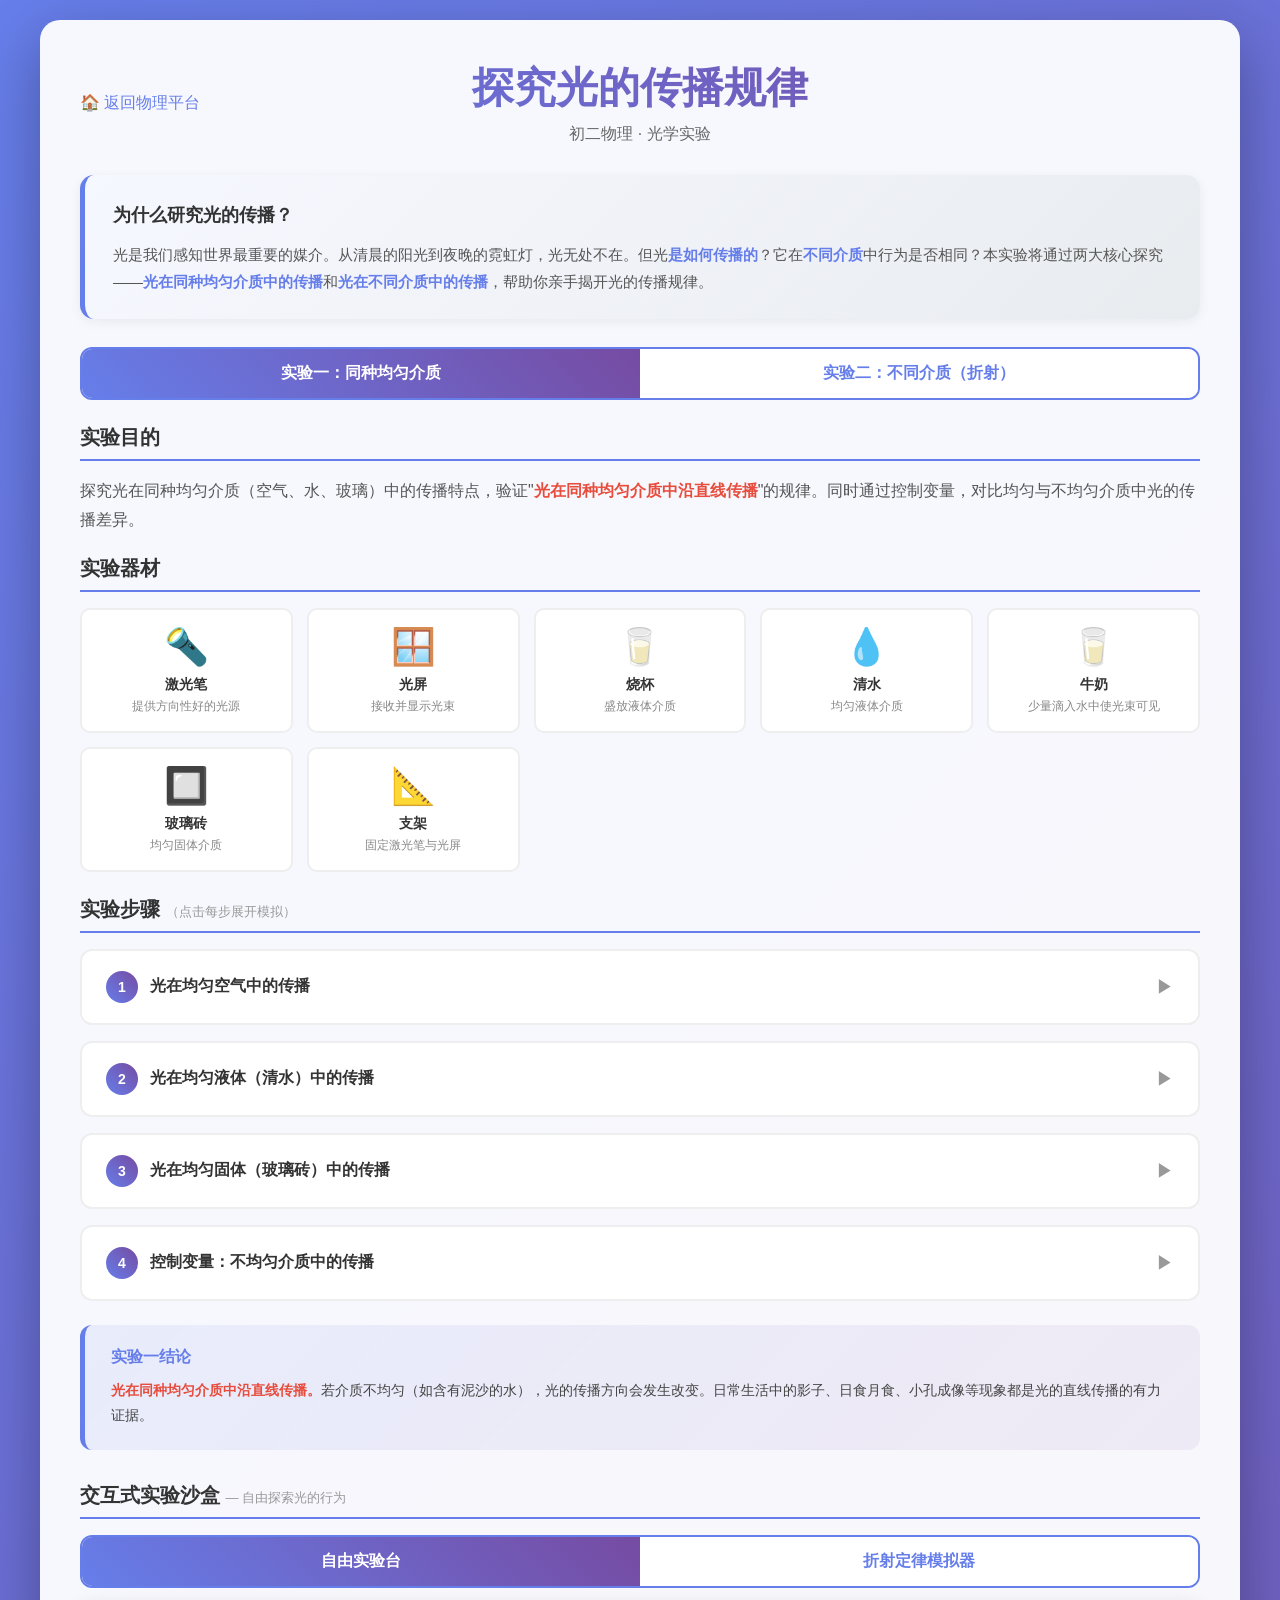
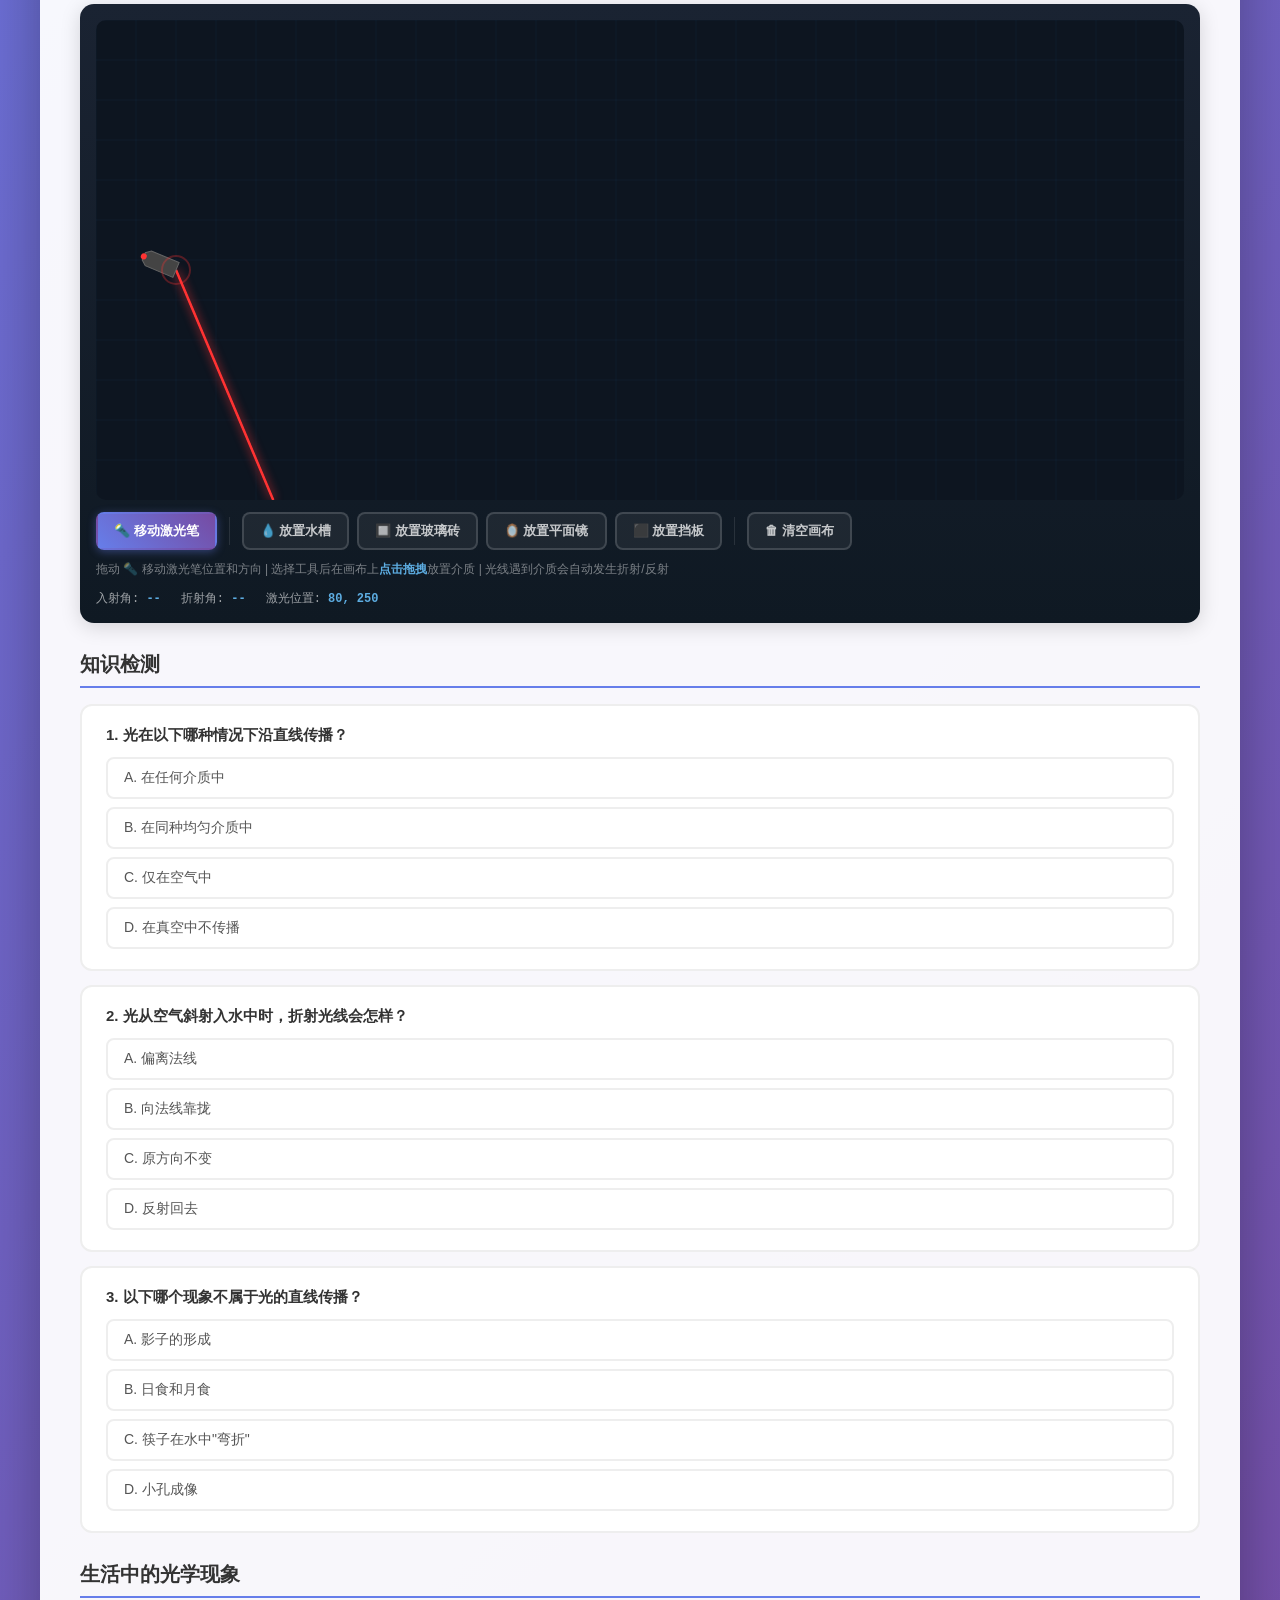
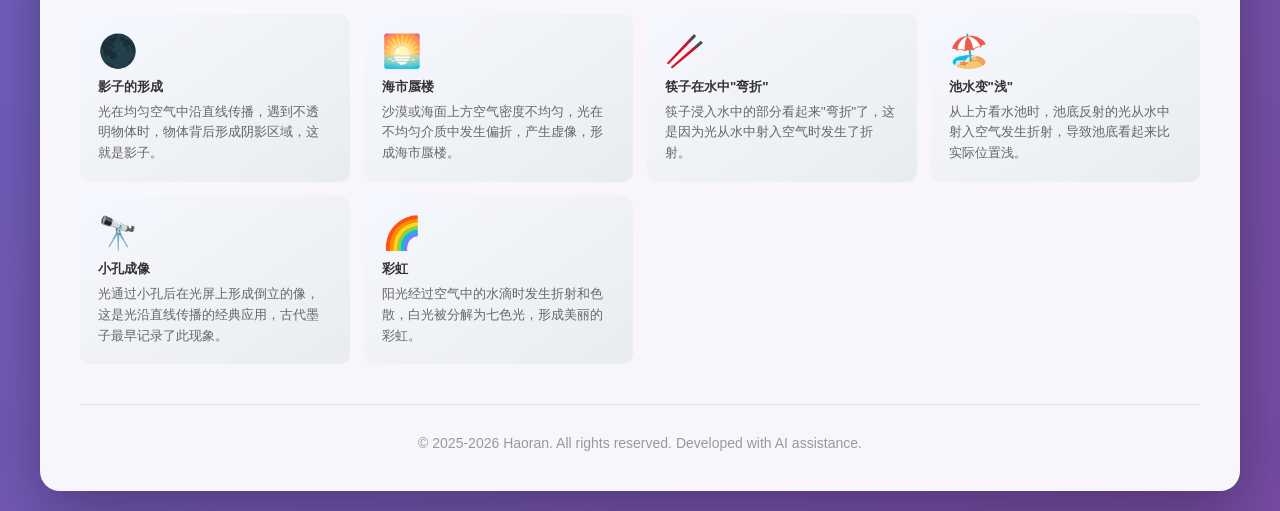
<file: light.html>
<!DOCTYPE html>
<html lang="zh-CN">
<head>
    <meta charset="UTF-8">
    <meta name="viewport" content="width=device-width, initial-scale=1.0">
    <title>探究光的传播规律 - 物理实验平台</title>
    <style>
        * { margin: 0; padding: 0; box-sizing: border-box; }

        body {
            font-family: -apple-system, BlinkMacSystemFont, 'Segoe UI', 'PingFang SC', 'Hiragino Sans GB', 'Microsoft YaHei', sans-serif;
            background: linear-gradient(135deg, #667eea 0%, #764ba2 100%);
            min-height: 100vh;
            padding: 20px;
        }

        .page-container {
            background: rgba(255, 255, 255, 0.95);
            border-radius: 20px;
            box-shadow: 0 20px 60px rgba(0, 0, 0, 0.3);
            max-width: 1200px;
            margin: 0 auto;
            padding: 40px;
            animation: fadeIn 0.6s ease-out;
        }

        @keyframes fadeIn {
            from { opacity: 0; transform: translateY(20px); }
            to { opacity: 1; transform: translateY(0); }
        }

        .header {
            text-align: center;
            margin-bottom: 30px;
            position: relative;
        }

        .back-link {
            position: absolute;
            left: 0;
            top: 50%;
            transform: translateY(-50%);
            color: #667eea;
            text-decoration: none;
            font-size: 16px;
            transition: color 0.3s;
        }

        .back-link:hover { color: #764ba2; }

        .title {
            font-size: 42px;
            font-weight: bold;
            background: linear-gradient(45deg, #667eea, #764ba2);
            -webkit-background-clip: text;
            -webkit-text-fill-color: transparent;
            background-clip: text;
        }

        .subtitle { font-size: 16px; color: #666; margin-top: 8px; }

        /* 前言卡片 */
        .intro-card {
            background: linear-gradient(135deg, #f6f8ff, #e9ecef);
            border-radius: 14px;
            padding: 24px 28px;
            margin-bottom: 28px;
            border-left: 5px solid #667eea;
            box-shadow: 0 3px 12px rgba(0,0,0,0.06);
            line-height: 1.8;
        }

        .intro-card h3 { color: #333; margin-bottom: 10px; font-size: 18px; }
        .intro-card p { color: #555; font-size: 15px; }
        .intro-card .highlight { color: #667eea; font-weight: bold; }

        /* 实验选项卡 */
        .tab-bar {
            display: flex;
            gap: 0;
            border-radius: 12px;
            overflow: hidden;
            border: 2px solid #667eea;
            margin-bottom: 24px;
        }

        .tab-btn {
            flex: 1;
            padding: 14px;
            border: none;
            font-size: 16px;
            font-weight: bold;
            cursor: pointer;
            background: #fff;
            color: #667eea;
            transition: all 0.3s;
            text-align: center;
        }

        .tab-btn.active {
            background: linear-gradient(45deg, #667eea, #764ba2);
            color: #fff;
        }

        .tab-content { display: none; }
        .tab-content.active { display: block; }

        /* 器材列表 */
        .equip-grid {
            display: grid;
            grid-template-columns: repeat(auto-fill, minmax(180px, 1fr));
            gap: 14px;
            margin-bottom: 24px;
        }

        .equip-item {
            background: #fff;
            border-radius: 10px;
            padding: 16px;
            text-align: center;
            border: 2px solid #eee;
            transition: all 0.3s;
        }

        .equip-item:hover {
            border-color: #667eea;
            box-shadow: 0 4px 12px rgba(102,126,234,0.15);
        }

        .equip-icon { font-size: 36px; display: block; margin-bottom: 8px; }
        .equip-name { font-weight: bold; color: #333; font-size: 14px; }
        .equip-desc { font-size: 12px; color: #888; margin-top: 4px; }

        /* 实验步骤 */
        .steps {
            display: flex;
            flex-direction: column;
            gap: 16px;
            margin-bottom: 24px;
        }

        .step {
            background: #fff;
            border-radius: 12px;
            padding: 20px 24px;
            border: 2px solid #eee;
            cursor: pointer;
            transition: all 0.3s;
        }

        .step:hover { border-color: #667eea; }

        .step.expanded { border-color: #667eea; box-shadow: 0 4px 16px rgba(102,126,234,0.12); }

        .step-header {
            display: flex;
            align-items: center;
            gap: 12px;
        }

        .step-num {
            width: 32px;
            height: 32px;
            border-radius: 50%;
            background: linear-gradient(45deg, #667eea, #764ba2);
            color: #fff;
            display: flex;
            align-items: center;
            justify-content: center;
            font-weight: bold;
            font-size: 14px;
            flex-shrink: 0;
        }

        .step-title { font-size: 16px; font-weight: bold; color: #333; flex: 1; }
        .step-arrow { color: #999; font-size: 18px; transition: transform 0.3s; }
        .step.expanded .step-arrow { transform: rotate(90deg); }

        .step-body {
            display: none;
            margin-top: 16px;
            padding-top: 16px;
            border-top: 1px solid #eee;
        }

        .step.expanded .step-body { display: block; }

        .step-desc { color: #555; font-size: 14px; line-height: 1.8; margin-bottom: 14px; }

        .step-desc strong { color: #e74c3c; }

        /* 交互式实验沙盒 */
        .sandbox-section {
            margin-top: 32px;
            margin-bottom: 28px;
        }

        .sandbox-wrap {
            background: linear-gradient(180deg, #1a2332, #0f1923);
            border-radius: 14px;
            padding: 16px;
            box-shadow: 0 4px 20px rgba(0,0,0,0.15);
        }

        #sandboxCanvas {
            display: block;
            width: 100%;
            border-radius: 10px;
            cursor: crosshair;
        }

        #simRefraction {
            display: block;
            width: 100%;
            border-radius: 8px;
        }

        .sandbox-toolbar {
            display: flex;
            gap: 8px;
            margin-top: 12px;
            flex-wrap: wrap;
            align-items: center;
        }

        .sandbox-toolbar .tool-btn {
            padding: 8px 16px;
            border: 2px solid rgba(255,255,255,0.15);
            border-radius: 8px;
            font-size: 13px;
            font-weight: 600;
            cursor: pointer;
            background: rgba(255,255,255,0.06);
            color: rgba(255,255,255,0.75);
            transition: all 0.25s;
        }

        .sandbox-toolbar .tool-btn:hover {
            background: rgba(255,255,255,0.12);
            border-color: rgba(255,255,255,0.3);
        }

        .sandbox-toolbar .tool-btn.active {
            background: linear-gradient(45deg, #667eea, #764ba2);
            color: #fff;
            border-color: transparent;
            box-shadow: 0 2px 8px rgba(102,126,234,0.4);
        }

        .sandbox-toolbar .tool-sep {
            width: 1px;
            height: 28px;
            background: rgba(255,255,255,0.1);
            margin: 0 4px;
        }

        .sandbox-hint {
            color: rgba(255,255,255,0.45);
            font-size: 12px;
            margin-top: 10px;
            line-height: 1.6;
        }

        .sandbox-info {
            display: flex;
            gap: 20px;
            margin-top: 10px;
            flex-wrap: wrap;
        }

        .sandbox-info span {
            color: rgba(255,255,255,0.6);
            font-size: 12px;
            font-family: 'Courier New', monospace;
        }

        .sandbox-info .val { color: #5dade2; font-weight: bold; }

        /* Canvas 实验区域 */
        .sim-area {
            background: linear-gradient(180deg, #1a2332, #0f1923);
            border-radius: 12px;
            padding: 16px;
            margin-top: 14px;
        }

        .sim-area canvas {
            display: block;
            width: 100%;
            border-radius: 8px;
        }

        .sim-controls {
            display: flex;
            gap: 10px;
            margin-top: 10px;
            flex-wrap: wrap;
            align-items: center;
        }

        .sim-controls label {
            color: rgba(255,255,255,0.7);
            font-size: 13px;
        }

        .sim-controls input[type="range"] {
            flex: 1;
            min-width: 100px;
        }

        .sim-controls .val-display {
            color: #5dade2;
            font-weight: bold;
            font-size: 13px;
            min-width: 50px;
        }

        .sim-btn {
            padding: 6px 16px;
            border: none;
            border-radius: 8px;
            font-size: 13px;
            font-weight: bold;
            cursor: pointer;
            background: linear-gradient(45deg, #667eea, #764ba2);
            color: #fff;
            transition: all 0.3s;
        }

        .sim-btn:hover { box-shadow: 0 3px 10px rgba(102,126,234,0.4); }

        /* 结论 */
        .conclusion {
            background: linear-gradient(135deg, rgba(102,126,234,0.1), rgba(118,75,162,0.08));
            border-radius: 12px;
            padding: 22px 26px;
            border-left: 5px solid #667eea;
            margin-top: 24px;
        }

        .conclusion h4 { color: #667eea; margin-bottom: 10px; font-size: 16px; }
        .conclusion p { color: #444; line-height: 1.8; font-size: 14px; }
        .conclusion .key { color: #e74c3c; font-weight: bold; }

        /* 互动问答 */
        .quiz-section {
            margin-top: 28px;
        }

        .quiz-card {
            background: #fff;
            border-radius: 12px;
            padding: 20px 24px;
            border: 2px solid #eee;
            margin-bottom: 14px;
        }

        .quiz-q { font-weight: bold; color: #333; margin-bottom: 12px; font-size: 15px; }
        .quiz-options { display: flex; flex-direction: column; gap: 8px; }

        .quiz-opt {
            padding: 10px 16px;
            border: 2px solid #eee;
            border-radius: 8px;
            cursor: pointer;
            font-size: 14px;
            transition: all 0.3s;
            color: #555;
        }

        .quiz-opt:hover { border-color: #667eea; color: #667eea; }

        .quiz-opt.correct {
            border-color: #2ecc71;
            background: rgba(46,204,113,0.1);
            color: #27ae60;
        }

        .quiz-opt.wrong {
            border-color: #e74c3c;
            background: rgba(231,76,60,0.1);
            color: #e74c3c;
        }

        .quiz-opt.disabled { pointer-events: none; }

        .quiz-explain {
            margin-top: 10px;
            padding: 10px 14px;
            background: #f6f8ff;
            border-radius: 8px;
            font-size: 13px;
            color: #555;
            line-height: 1.6;
            display: none;
        }

        .quiz-explain.show { display: block; }

        /* 生活应用 */
        .life-apps {
            display: grid;
            grid-template-columns: repeat(auto-fill, minmax(260px, 1fr));
            gap: 14px;
            margin-top: 16px;
        }

        .life-card {
            background: linear-gradient(145deg, #f6f8ff, #e9ecef);
            border-radius: 10px;
            padding: 18px;
            transition: all 0.3s;
        }

        .life-card:hover { transform: translateY(-3px); box-shadow: 0 6px 16px rgba(0,0,0,0.1); }
        .life-card .life-icon { font-size: 32px; margin-bottom: 8px; display: block; }
        .life-card h5 { color: #333; margin-bottom: 6px; }
        .life-card p { color: #666; font-size: 13px; line-height: 1.6; }

        .section-title {
            font-size: 20px;
            font-weight: bold;
            color: #333;
            margin-bottom: 16px;
            padding-bottom: 8px;
            border-bottom: 2px solid #667eea;
        }

        .footer {
            text-align: center;
            margin-top: 40px;
            padding-top: 30px;
            border-top: 1px solid #e0e0e0;
        }

        .footer-text { color: #999; font-size: 14px; }
    </style>
</head>
<body>
    <div class="page-container">
        <div class="header">
            <a class="back-link" href="physics.html">🏠 返回物理平台</a>
            <h1 class="title">探究光的传播规律</h1>
            <p class="subtitle">初二物理 · 光学实验</p>
        </div>

        <!-- 前言 -->
        <div class="intro-card">
            <h3>为什么研究光的传播？</h3>
            <p>光是我们感知世界最重要的媒介。从清晨的阳光到夜晚的霓虹灯，光无处不在。但光<span class="highlight">是如何传播的</span>？它在<span class="highlight">不同介质</span>中行为是否相同？本实验将通过两大核心探究——<span class="highlight">光在同种均匀介质中的传播</span>和<span class="highlight">光在不同介质中的传播</span>，帮助你亲手揭开光的传播规律。</p>
        </div>

        <!-- 实验选项卡 -->
        <div class="tab-bar">
            <button class="tab-btn active" onclick="switchTab(0)">实验一：同种均匀介质</button>
            <button class="tab-btn" onclick="switchTab(1)">实验二：不同介质（折射）</button>
        </div>

        <!-- ==================== 实验一 ==================== -->
        <div class="tab-content active" id="tab0">
            <h3 class="section-title">实验目的</h3>
            <p style="color:#555;line-height:1.8;margin-bottom:20px;">
                探究光在同种均匀介质（空气、水、玻璃）中的传播特点，验证"<strong style="color:#e74c3c;">光在同种均匀介质中沿直线传播</strong>"的规律。同时通过控制变量，对比均匀与不均匀介质中光的传播差异。
            </p>

            <h3 class="section-title">实验器材</h3>
            <div class="equip-grid">
                <div class="equip-item"><span class="equip-icon">🔦</span><div class="equip-name">激光笔</div><div class="equip-desc">提供方向性好的光源</div></div>
                <div class="equip-item"><span class="equip-icon">🪟</span><div class="equip-name">光屏</div><div class="equip-desc">接收并显示光束</div></div>
                <div class="equip-item"><span class="equip-icon">🥛</span><div class="equip-name">烧杯</div><div class="equip-desc">盛放液体介质</div></div>
                <div class="equip-item"><span class="equip-icon">💧</span><div class="equip-name">清水</div><div class="equip-desc">均匀液体介质</div></div>
                <div class="equip-item"><span class="equip-icon">🥛</span><div class="equip-name">牛奶</div><div class="equip-desc">少量滴入水中使光束可见</div></div>
                <div class="equip-item"><span class="equip-icon">🔲</span><div class="equip-name">玻璃砖</div><div class="equip-desc">均匀固体介质</div></div>
                <div class="equip-item"><span class="equip-icon">📐</span><div class="equip-name">支架</div><div class="equip-desc">固定激光笔与光屏</div></div>
            </div>

            <h3 class="section-title">实验步骤 <span style="font-size:13px;color:#999;font-weight:normal;">（点击每步展开模拟）</span></h3>
            <div class="steps">
                <div class="step" onclick="toggleStep(this)">
                    <div class="step-header">
                        <span class="step-num">1</span>
                        <span class="step-title">光在均匀空气中的传播</span>
                        <span class="step-arrow">▶</span>
                    </div>
                    <div class="step-body">
                        <div class="step-desc">
                            将激光笔固定在支架上，打开激光笔使光束射向空气中，在光束传播路径上放置光屏。<br><br>
                            <strong>现象：</strong>激光在均匀空气中形成一条笔直的光束，光屏上呈现一个明亮的光斑。光束沿<strong>直线</strong>从激光笔传播到光屏。
                        </div>
                        <div class="sim-area">
                            <canvas id="sim1" width="700" height="200"></canvas>
                        </div>
                    </div>
                </div>

                <div class="step" onclick="toggleStep(this)">
                    <div class="step-header">
                        <span class="step-num">2</span>
                        <span class="step-title">光在均匀液体（清水）中的传播</span>
                        <span class="step-arrow">▶</span>
                    </div>
                    <div class="step-body">
                        <div class="step-desc">
                            在烧杯中倒入清水，滴入少量牛奶搅拌均匀（使光束路径可见）。将激光笔对准烧杯，使光束射入水中。<br><br>
                            <strong>现象：</strong>在加了牛奶的清水中，可以清晰地看到光束沿<strong>直线</strong>传播，与在空气中类似。
                        </div>
                        <div class="sim-area">
                            <canvas id="sim2" width="700" height="220"></canvas>
                        </div>
                    </div>
                </div>

                <div class="step" onclick="toggleStep(this)">
                    <div class="step-header">
                        <span class="step-num">3</span>
                        <span class="step-title">光在均匀固体（玻璃砖）中的传播</span>
                        <span class="step-arrow">▶</span>
                    </div>
                    <div class="step-body">
                        <div class="step-desc">
                            将激光笔对准玻璃砖的一侧，使光束射入玻璃砖内部。<br><br>
                            <strong>现象：</strong>光束在玻璃砖内部同样沿<strong>直线</strong>传播。三种均匀介质中的实验结果一致。
                        </div>
                        <div class="sim-area">
                            <canvas id="sim3" width="700" height="200"></canvas>
                        </div>
                    </div>
                </div>

                <div class="step" onclick="toggleStep(this)">
                    <div class="step-header">
                        <span class="step-num">4</span>
                        <span class="step-title">控制变量：不均匀介质中的传播</span>
                        <span class="step-arrow">▶</span>
                    </div>
                    <div class="step-body">
                        <div class="step-desc">
                            在清水中加入泥沙搅拌，使介质变得不均匀。重复步骤2，观察光束传播路径的变化。<br><br>
                            <strong>现象：</strong>光束在<strong>不均匀</strong>介质中传播方向发生偏折，不再沿直线传播。<br><br>
                            <strong>结论：</strong>"均匀"是光沿直线传播的必要条件。
                        </div>
                        <div class="sim-area">
                            <canvas id="sim4" width="700" height="200"></canvas>
                        </div>
                    </div>
                </div>
            </div>

            <div class="conclusion">
                <h4>实验一结论</h4>
                <p><span class="key">光在同种均匀介质中沿直线传播。</span>若介质不均匀（如含有泥沙的水），光的传播方向会发生改变。日常生活中的影子、日食月食、小孔成像等现象都是光的直线传播的有力证据。</p>
            </div>
        </div>

        <!-- ==================== 实验二 ==================== -->
        <div class="tab-content" id="tab1">
            <h3 class="section-title">实验目的</h3>
            <p style="color:#555;line-height:1.8;margin-bottom:20px;">
                探究光从一种介质斜射入另一种介质时的传播特点，观察<strong style="color:#e74c3c;">折射现象</strong>，初步了解光的折射规律。
            </p>

            <h3 class="section-title">实验器材</h3>
            <div class="equip-grid">
                <div class="equip-item"><span class="equip-icon">🔦</span><div class="equip-name">激光笔</div><div class="equip-desc">提供光源</div></div>
                <div class="equip-item"><span class="equip-icon">🥛</span><div class="equip-name">烧杯 + 清水</div><div class="equip-desc">空气→水折射介质</div></div>
                <div class="equip-item"><span class="equip-icon">🔲</span><div class="equip-name">玻璃砖</div><div class="equip-desc">空气→玻璃折射介质</div></div>
                <div class="equip-item"><span class="equip-icon">📐</span><div class="equip-name">量角器</div><div class="equip-desc">测量入射角和折射角</div></div>
                <div class="equip-item"><span class="equip-icon">🪟</span><div class="equip-name">光屏</div><div class="equip-desc">观察光路</div></div>
                <div class="equip-item"><span class="equip-icon">📏</span><div class="equip-name">支架</div><div class="equip-desc">固定激光笔角度</div></div>
            </div>

            <h3 class="section-title">实验步骤 <span style="font-size:13px;color:#999;font-weight:normal;">（点击展开）</span></h3>
            <div class="steps">
                <div class="step" onclick="toggleStep(this)">
                    <div class="step-header">
                        <span class="step-num">1</span>
                        <span class="step-title">光从空气斜射入水中</span>
                        <span class="step-arrow">▶</span>
                    </div>
                    <div class="step-body">
                        <div class="step-desc">
                            将激光笔固定在支架上，使其与水面成一定角度（斜射），观察光束在空气和水中的传播路径。<br><br>
                            <strong>现象：</strong>光束在水面处发生<strong>偏折</strong>。入射光线与折射光线分居法线两侧，折射光线向法线方向靠拢（折射角 &lt; 入射角），说明光从光疏介质进入光密介质时折射角变小。<br><br>
                            <em style="color:#667eea;">术语解释：法线——垂直于两种介质分界面的假想直线，用作角度测量的基准。</em>
                        </div>
                    </div>
                </div>

                <div class="step" onclick="toggleStep(this)">
                    <div class="step-header">
                        <span class="step-num">2</span>
                        <span class="step-title">光从空气斜射入玻璃砖</span>
                        <span class="step-arrow">▶</span>
                    </div>
                    <div class="step-body">
                        <div class="step-desc">
                            将玻璃砖放在光屏上，激光笔斜射向玻璃砖的一侧表面。<br><br>
                            <strong>现象：</strong>光束进入玻璃砖时发生折射（折射角 &lt; 入射角），光束射出玻璃砖时再次折射，出射光线与入射光线平行但有偏移。
                        </div>
                    </div>
                </div>

                <div class="step" onclick="toggleStep(this)">
                    <div class="step-header">
                        <span class="step-num">3</span>
                        <span class="step-title">改变入射角对比实验</span>
                        <span class="step-arrow">▶</span>
                    </div>
                    <div class="step-body">
                        <div class="step-desc">
                            改变激光笔的入射角（增大或减小），重复实验。<br><br>
                            <strong>现象：</strong>入射角增大时，折射角也随之增大，但折射角始终小于入射角（从空气到水/玻璃）。入射角减小时，折射角也随之减小。
                        </div>
                    </div>
                </div>

                <div class="step" onclick="toggleStep(this)">
                    <div class="step-header">
                        <span class="step-num">4</span>
                        <span class="step-title">垂直入射（入射角 = 0°）</span>
                        <span class="step-arrow">▶</span>
                    </div>
                    <div class="step-body">
                        <div class="step-desc">
                            使激光笔垂直射向水面（入射角为0°）。<br><br>
                            <strong>现象：</strong>光束<strong>不发生偏折</strong>，沿原方向直线穿过界面进入水中。这说明<strong>垂直入射时不发生折射</strong>。
                        </div>
                    </div>
                </div>
            </div>

            <div class="conclusion">
                <h4>实验二结论</h4>
                <p><span class="key">光从一种介质斜射入另一种介质时，传播方向会发生偏折（折射现象）。</span>折射光线、入射光线和法线在同一平面内；折射光线与入射光线分居法线两侧；光从光疏介质斜射入光密介质时，折射角小于入射角；垂直入射时传播方向不变。</p>
            </div>
        </div>

        <!-- ==================== 交互式实验沙盒 ==================== -->
        <div class="sandbox-section">
            <h3 class="section-title">交互式实验沙盒 <span style="font-size:13px;color:#999;font-weight:normal;">— 自由探索光的行为</span></h3>

            <!-- 沙盒子选项卡 -->
            <div class="tab-bar" style="margin-bottom:16px;">
                <button class="tab-btn active" onclick="switchSandbox(0)">自由实验台</button>
                <button class="tab-btn" onclick="switchSandbox(1)">折射定律模拟器</button>
            </div>

            <!-- 自由实验台 -->
            <div id="sandboxTab0">
                <div class="sandbox-wrap">
                    <canvas id="sandboxCanvas"></canvas>
                    <div class="sandbox-toolbar">
                        <button class="tool-btn active" id="toolLaser" onclick="setTool('laser')">🔦 移动激光笔</button>
                        <div class="tool-sep"></div>
                        <button class="tool-btn" id="toolWater" onclick="setTool('water')">💧 放置水槽</button>
                        <button class="tool-btn" id="toolGlass" onclick="setTool('glass')">🔲 放置玻璃砖</button>
                        <button class="tool-btn" id="toolMirror" onclick="setTool('mirror')">🪞 放置平面镜</button>
                        <button class="tool-btn" id="toolBlock" onclick="setTool('block')">⬛ 放置挡板</button>
                        <div class="tool-sep"></div>
                        <button class="tool-btn" onclick="clearSandbox()">🗑 清空画布</button>
                    </div>
                    <div class="sandbox-hint">
                        拖动 🔦 移动激光笔位置和方向 | 选择工具后在画布上<strong style="color:#5dade2;">点击拖拽</strong>放置介质 | 光线遇到介质会自动发生折射/反射
                    </div>
                    <div class="sandbox-info">
                        <span>入射角: <span class="val" id="sbInc">--</span></span>
                        <span>折射角: <span class="val" id="sbRef">--</span></span>
                        <span>激光位置: <span class="val" id="sbPos">--</span></span>
                    </div>
                </div>
            </div>

            <!-- 折射定律模拟器 -->
            <div id="sandboxTab1" style="display:none;">
                <div class="sandbox-wrap">
                    <canvas id="simRefraction" width="700" height="400"></canvas>
                    <div class="sim-controls">
                        <label>入射角：</label>
                        <input type="range" id="angleSlider" min="0" max="80" value="40">
                        <span class="val-display" id="angleVal">40°</span>
                        <label style="margin-left:12px;">介质：</label>
                        <select id="mediumSelect" onchange="drawRefraction()" style="padding:5px 10px;border-radius:6px;border:1px solid rgba(255,255,255,0.2);background:rgba(255,255,255,0.08);color:#fff;font-size:13px;outline:none;">
                            <option value="1.33" style="color:#333;">水 (n=1.33)</option>
                            <option value="1.5" style="color:#333;">玻璃 (n=1.5)</option>
                            <option value="2.42" style="color:#333;">钻石 (n=2.42)</option>
                        </select>
                        <button class="sim-btn" onclick="resetRefraction()">重置</button>
                    </div>
                    <div class="sandbox-hint">
                        拖动滑块改变入射角，观察折射角的变化。切换不同介质比较折射程度差异。当入射角为 0° 时，光线不发生偏折。
                    </div>
                    <div class="sandbox-info">
                        <span>折射率 n₂: <span class="val" id="refN2">1.33</span></span>
                        <span>折射角: <span class="val" id="refAngleVal">28.9°</span></span>
                    </div>
                </div>
            </div>
        </div>

        <!-- 互动问答 -->
        <div class="quiz-section">
            <h3 class="section-title">知识检测</h3>

            <div class="quiz-card" id="q1">
                <div class="quiz-q">1. 光在以下哪种情况下沿直线传播？</div>
                <div class="quiz-options">
                    <div class="quiz-opt" onclick="checkAnswer(this,'q1',false)">A. 在任何介质中</div>
                    <div class="quiz-opt" onclick="checkAnswer(this,'q1',true)">B. 在同种均匀介质中</div>
                    <div class="quiz-opt" onclick="checkAnswer(this,'q1',false)">C. 仅在空气中</div>
                    <div class="quiz-opt" onclick="checkAnswer(this,'q1',false)">D. 在真空中不传播</div>
                </div>
                <div class="quiz-explain">正确答案 B。光在同种均匀介质中沿直线传播，这是光的基本传播规律之一。介质可以是空气、水、玻璃等，关键条件是"均匀"。</div>
            </div>

            <div class="quiz-card" id="q2">
                <div class="quiz-q">2. 光从空气斜射入水中时，折射光线会怎样？</div>
                <div class="quiz-options">
                    <div class="quiz-opt" onclick="checkAnswer(this,'q2',false)">A. 偏离法线</div>
                    <div class="quiz-opt" onclick="checkAnswer(this,'q2',true)">B. 向法线靠拢</div>
                    <div class="quiz-opt" onclick="checkAnswer(this,'q2',false)">C. 原方向不变</div>
                    <div class="quiz-opt" onclick="checkAnswer(this,'q2',false)">D. 反射回去</div>
                </div>
                <div class="quiz-explain">正确答案 B。光从空气（光疏介质）斜射入水（光密介质）时，折射角小于入射角，折射光线向法线方向靠拢。</div>
            </div>

            <div class="quiz-card" id="q3">
                <div class="quiz-q">3. 以下哪个现象不属于光的直线传播？</div>
                <div class="quiz-options">
                    <div class="quiz-opt" onclick="checkAnswer(this,'q3',false)">A. 影子的形成</div>
                    <div class="quiz-opt" onclick="checkAnswer(this,'q3',false)">B. 日食和月食</div>
                    <div class="quiz-opt" onclick="checkAnswer(this,'q3',true)">C. 筷子在水中"弯折"</div>
                    <div class="quiz-opt" onclick="checkAnswer(this,'q3',false)">D. 小孔成像</div>
                </div>
                <div class="quiz-explain">正确答案 C。筷子在水中"弯折"是光的折射现象，不是直线传播。影子、日食月食、小孔成像都是光的直线传播的典型例子。</div>
            </div>
        </div>

        <!-- 生活应用 -->
        <div style="margin-top:28px;">
            <h3 class="section-title">生活中的光学现象</h3>
            <div class="life-apps">
                <div class="life-card">
                    <span class="life-icon">🌑</span>
                    <h5>影子的形成</h5>
                    <p>光在均匀空气中沿直线传播，遇到不透明物体时，物体背后形成阴影区域，这就是影子。</p>
                </div>
                <div class="life-card">
                    <span class="life-icon">🌅</span>
                    <h5>海市蜃楼</h5>
                    <p>沙漠或海面上方空气密度不均匀，光在不均匀介质中发生偏折，产生虚像，形成海市蜃楼。</p>
                </div>
                <div class="life-card">
                    <span class="life-icon">🥢</span>
                    <h5>筷子在水中"弯折"</h5>
                    <p>筷子浸入水中的部分看起来"弯折"了，这是因为光从水中射入空气时发生了折射。</p>
                </div>
                <div class="life-card">
                    <span class="life-icon">🏖️</span>
                    <h5>池水变"浅"</h5>
                    <p>从上方看水池时，池底反射的光从水中射入空气发生折射，导致池底看起来比实际位置浅。</p>
                </div>
                <div class="life-card">
                    <span class="life-icon">🔭</span>
                    <h5>小孔成像</h5>
                    <p>光通过小孔后在光屏上形成倒立的像，这是光沿直线传播的经典应用，古代墨子最早记录了此现象。</p>
                </div>
                <div class="life-card">
                    <span class="life-icon">🌈</span>
                    <h5>彩虹</h5>
                    <p>阳光经过空气中的水滴时发生折射和色散，白光被分解为七色光，形成美丽的彩虹。</p>
                </div>
            </div>
        </div>

        <div class="footer">
            <p class="footer-text">&copy; 2025-2026 Haoran. All rights reserved. Developed with AI assistance.</p>
        </div>
    </div>

    <script>
        // === 选项卡切换 ===
        function switchTab(idx) {
            var tabs = document.querySelectorAll('.tab-bar')[0];
            tabs.querySelectorAll('.tab-btn').forEach(function(b, i) { b.classList.toggle('active', i === idx); });
            document.querySelectorAll('.tab-content').forEach(function(c, i) { c.classList.toggle('active', i === idx); });
        }

        function switchSandbox(idx) {
            var tabs = document.querySelectorAll('.tab-bar')[1];
            tabs.querySelectorAll('.tab-btn').forEach(function(b, i) { b.classList.toggle('active', i === idx); });
            document.getElementById('sandboxTab0').style.display = idx === 0 ? '' : 'none';
            document.getElementById('sandboxTab1').style.display = idx === 1 ? '' : 'none';
            if (idx === 1) requestAnimationFrame(function() { drawRefraction(); });
        }

        // === 步骤折叠 ===
        function toggleStep(el) {
            var wasExpanded = el.classList.contains('expanded');
            el.classList.toggle('expanded', !wasExpanded);
            if (!wasExpanded) {
                var canvas = el.querySelector('canvas');
                if (canvas) drawSim(canvas.id);
            }
        }

        // === Canvas 绘制工具 ===
        function setupCanvas(id) {
            var c = document.getElementById(id);
            var dpr = window.devicePixelRatio || 1;
            var rect = c.getBoundingClientRect();
            c.width = rect.width * dpr;
            c.height = rect.height * dpr;
            var ctx = c.getContext('2d');
            ctx.scale(dpr, dpr);
            return { ctx: ctx, w: rect.width, h: rect.height };
        }

        function drawBeam(ctx, x1, y1, x2, y2, color, glow) {
            if (glow) {
                ctx.save();
                ctx.shadowColor = color;
                ctx.shadowBlur = 12;
                ctx.strokeStyle = color;
                ctx.lineWidth = 3;
                ctx.beginPath();
                ctx.moveTo(x1, y1);
                ctx.lineTo(x2, y2);
                ctx.stroke();
                ctx.restore();
            }
            ctx.strokeStyle = color;
            ctx.lineWidth = 2;
            ctx.beginPath();
            ctx.moveTo(x1, y1);
            ctx.lineTo(x2, y2);
            ctx.stroke();
        }

        // === 实验1模拟：空气中直线 ===
        var sims = {
            sim1: function(ctx, w, h) {
                // 背景
                ctx.fillStyle = '#1a2332';
                ctx.fillRect(0, 0, w, h);
                // 激光笔
                ctx.fillStyle = '#555';
                ctx.fillRect(10, h/2 - 10, 60, 20);
                ctx.fillStyle = '#e74c3c';
                ctx.fillRect(70, h/2 - 4, 6, 8);
                // 光屏
                ctx.fillStyle = '#aaa';
                ctx.fillRect(w - 30, h/2 - 50, 8, 100);
                // 光束
                drawBeam(ctx, 76, h/2, w - 30, h/2, '#ff3333', true);
                // 光斑
                ctx.beginPath();
                ctx.arc(w - 30, h/2, 8, 0, Math.PI * 2);
                ctx.fillStyle = 'rgba(255,50,50,0.6)';
                ctx.fill();
                // 标注
                ctx.fillStyle = '#5dade2';
                ctx.font = '13px sans-serif';
                ctx.textAlign = 'center';
                ctx.fillText('激光笔', 40, h/2 + 30);
                ctx.fillText('光屏', w - 26, h/2 + 70);
                ctx.fillStyle = '#f39c12';
                ctx.fillText('光沿直线传播', w/2, h/2 - 20);
            },
            sim2: function(ctx, w, h) {
                ctx.fillStyle = '#1a2332';
                ctx.fillRect(0, 0, w, h);
                // 烧杯
                ctx.fillStyle = 'rgba(100,180,255,0.15)';
                ctx.fillRect(w * 0.25, h * 0.15, w * 0.5, h * 0.7);
                ctx.strokeStyle = 'rgba(100,180,255,0.5)';
                ctx.lineWidth = 2;
                ctx.strokeRect(w * 0.25, h * 0.15, w * 0.5, h * 0.7);
                // 水面
                ctx.fillStyle = 'rgba(52,152,219,0.2)';
                ctx.fillRect(w * 0.25, h * 0.25, w * 0.5, h * 0.6);
                // 水面线
                ctx.strokeStyle = 'rgba(52,152,219,0.6)';
                ctx.setLineDash([5,3]);
                ctx.beginPath();
                ctx.moveTo(w * 0.25, h * 0.25);
                ctx.lineTo(w * 0.75, h * 0.25);
                ctx.stroke();
                ctx.setLineDash([]);
                // 光束
                drawBeam(ctx, 20, h * 0.2, w * 0.25, h * 0.2, '#ff3333', true);
                drawBeam(ctx, w * 0.25, h * 0.2, w * 0.75, h * 0.8, '#ff3333', true);
                // 标注
                ctx.fillStyle = '#5dade2';
                ctx.font = '13px sans-serif';
                ctx.textAlign = 'center';
                ctx.fillText('空气', w * 0.15, h * 0.15);
                ctx.fillText('清水 + 少量牛奶', w * 0.5, h * 0.35);
                ctx.fillStyle = '#f39c12';
                ctx.fillText('光在均匀液体中沿直线传播', w * 0.5, h * 0.95);
            },
            sim3: function(ctx, w, h) {
                ctx.fillStyle = '#1a2332';
                ctx.fillRect(0, 0, w, h);
                // 玻璃砖
                ctx.fillStyle = 'rgba(200,200,255,0.15)';
                var gx = w * 0.25, gy = h * 0.2, gw = w * 0.5, gh = h * 0.6;
                ctx.fillRect(gx, gy, gw, gh);
                ctx.strokeStyle = 'rgba(200,200,255,0.5)';
                ctx.lineWidth = 2;
                ctx.strokeRect(gx, gy, gw, gh);
                // 光束（垂直入射）
                drawBeam(ctx, 20, h * 0.5, gx, h * 0.5, '#ff3333', true);
                drawBeam(ctx, gx, h * 0.5, gx + gw, h * 0.5, '#ff3333', true);
                drawBeam(ctx, gx + gw, h * 0.5, w - 20, h * 0.5, '#ff3333', true);
                // 标注
                ctx.fillStyle = '#5dade2';
                ctx.font = '13px sans-serif';
                ctx.textAlign = 'center';
                ctx.fillText('玻璃砖', w * 0.5, h * 0.12);
                ctx.fillStyle = '#f39c12';
                ctx.fillText('光在均匀固体中沿直线传播', w * 0.5, h * 0.95);
            },
            sim4: function(ctx, w, h) {
                ctx.fillStyle = '#1a2332';
                ctx.fillRect(0, 0, w, h);
                // 烧杯
                ctx.fillStyle = 'rgba(180,140,80,0.15)';
                ctx.fillRect(w * 0.25, h * 0.15, w * 0.5, h * 0.7);
                ctx.strokeStyle = 'rgba(180,140,80,0.4)';
                ctx.lineWidth = 2;
                ctx.strokeRect(w * 0.25, h * 0.15, w * 0.5, h * 0.7);
                // 不均匀水
                ctx.fillStyle = 'rgba(160,130,60,0.12)';
                ctx.fillRect(w * 0.25, h * 0.25, w * 0.5, h * 0.6);
                // 光束弯曲
                drawBeam(ctx, 20, h * 0.2, w * 0.25, h * 0.2, '#ff3333', true);
                ctx.beginPath();
                ctx.strokeStyle = '#ff3333';
                ctx.lineWidth = 2;
                ctx.moveTo(w * 0.25, h * 0.2);
                ctx.quadraticCurveTo(w * 0.45, h * 0.35, w * 0.55, h * 0.6);
                ctx.quadraticCurveTo(w * 0.6, h * 0.75, w * 0.75, h * 0.85);
                ctx.stroke();
                // 标注
                ctx.fillStyle = '#e74c3c';
                ctx.font = '13px sans-serif';
                ctx.textAlign = 'center';
                ctx.fillText('含泥沙的水（不均匀）', w * 0.5, h * 0.35);
                ctx.fillStyle = '#f39c12';
                ctx.fillText('光在不均匀介质中传播方向发生改变！', w * 0.5, h * 0.95);
            }
        };

        function drawSim(id) {
            var s = setupCanvas(id);
            sims[id](s.ctx, s.w, s.h);
        }

        // === 折射模拟 ===
        var refractAngle = 40;

        function resetRefraction() {
            refractAngle = 40;
            document.getElementById('angleSlider').value = 40;
            document.getElementById('angleVal').textContent = '40°';
            drawRefraction();
        }

        document.getElementById('angleSlider').addEventListener('input', function() {
            refractAngle = parseInt(this.value);
            document.getElementById('angleVal').textContent = refractAngle + '°';
            drawRefraction();
        });

        function drawRefraction() {
            var c = document.getElementById('simRefraction');
            var dpr = window.devicePixelRatio || 1;
            var rect = c.getBoundingClientRect();
            var w = rect.width;
            var h = 400;
            c.width = w * dpr;
            c.height = h * dpr;
            c.style.height = h + 'px';
            var ctx = c.getContext('2d');
            ctx.scale(dpr, dpr);

            // 背景
            ctx.fillStyle = '#0f1923';
            ctx.fillRect(0, 0, w, h);

            // 空气区（上半）
            ctx.fillStyle = 'rgba(30,50,80,0.3)';
            ctx.fillRect(0, 0, w, h / 2);

            // 介质区（下半）
            var medColors = { 1.33: 'rgba(41,128,185,0.2)', 1.5: 'rgba(160,160,255,0.2)', 2.42: 'rgba(200,160,220,0.2)' };
            ctx.fillStyle = medColors[n2] || 'rgba(41,128,185,0.2)';
            ctx.fillRect(0, h / 2, w, h / 2);

            // 界面
            ctx.strokeStyle = 'rgba(100,180,255,0.5)';
            ctx.lineWidth = 2;
            ctx.beginPath();
            ctx.moveTo(0, h / 2);
            ctx.lineTo(w, h / 2);
            ctx.stroke();

            // 中心点
            var cx = w / 2, cy = h / 2;

            // 法线（虚线）
            ctx.strokeStyle = 'rgba(255,255,255,0.3)';
            ctx.lineWidth = 1;
            ctx.setLineDash([6, 4]);
            ctx.beginPath();
            ctx.moveTo(cx, 20);
            ctx.lineTo(cx, h - 20);
            ctx.stroke();
            ctx.setLineDash([]);

            var angleRad = refractAngle * Math.PI / 180;

            // 入射光线（从左上到中心）
            var incLen = 200;
            var ix = cx - Math.sin(angleRad) * incLen;
            var iy = cy - Math.cos(angleRad) * incLen;
            drawBeam(ctx, ix, iy, cx, cy, '#ff3333', true);

            // 入射角标注弧
            ctx.strokeStyle = '#f39c12';
            ctx.lineWidth = 1.5;
            ctx.beginPath();
            ctx.arc(cx, cy, 40, -Math.PI / 2, -Math.PI / 2 + angleRad, false);
            ctx.stroke();
            var labelAngle = -Math.PI / 2 + angleRad / 2;
            ctx.fillStyle = '#f39c12';
            ctx.font = 'bold 12px sans-serif';
            ctx.textAlign = 'center';
            ctx.fillText('i=' + refractAngle + '°', cx + Math.cos(labelAngle) * 60, cy + Math.sin(labelAngle) * 60);

            // 折射角（斯涅尔定律）
            var n1 = 1, n2 = parseFloat(document.getElementById('mediumSelect').value);
            var sinRefr = n1 * Math.sin(angleRad) / n2;
            var refrAngleDeg;
            if (sinRefr > 1) {
                // 全反射（不会发生在空气→水的情况）
                refrAngleDeg = 90;
            } else {
                refrAngleDeg = Math.asin(sinRefr) * 180 / Math.PI;
            }
            var refrRad = refrAngleDeg * Math.PI / 180;

            // 折射光线（从中心到右下）
            var refLen = 180;
            var rx = cx + Math.sin(refrRad) * refLen;
            var ry = cy + Math.cos(refrRad) * refLen;
            drawBeam(ctx, cx, cy, rx, ry, '#2ecc71', true);

            // 折射角标注弧
            ctx.strokeStyle = '#2ecc71';
            ctx.lineWidth = 1.5;
            ctx.beginPath();
            ctx.arc(cx, cy, 40, Math.PI / 2 - refrRad, Math.PI / 2, false);
            ctx.stroke();
            var refrLabelAngle = Math.PI / 2 - refrRad / 2;
            ctx.fillStyle = '#2ecc71';
            ctx.fillText('r=' + refrAngleDeg.toFixed(1) + '°', cx + Math.cos(refrLabelAngle) * 60, cy + Math.sin(refrLabelAngle) * 60);

            // 标注
            ctx.fillStyle = 'rgba(255,255,255,0.5)';
            ctx.font = '13px sans-serif';
            ctx.textAlign = 'left';
            ctx.fillText('空气 (n=1.0)', 16, 30);
            var mediumNames = { '1.33': '水', '1.5': '玻璃', '2.42': '钻石' };
            var medName = mediumNames[n2] || '介质';
            ctx.fillText(medName + ' (n=' + n2 + ')', 16, h / 2 + 24);
            ctx.textAlign = 'center';
            ctx.fillStyle = 'rgba(100,180,255,0.5)';
            ctx.fillText('界面', w - 40, h / 2 - 8);
            ctx.fillStyle = 'rgba(255,255,255,0.3)';
            ctx.fillText('法线', cx + 20, 30);

            // 图例
            ctx.textAlign = 'left';
            ctx.fillStyle = '#ff3333';
            ctx.font = '12px sans-serif';
            ctx.fillText('━ 入射光线', 16, h - 36);
            ctx.fillStyle = '#2ecc71';
            ctx.fillText('━ 折射光线', 16, h - 18);

            // 更新信息显示
            document.getElementById('refN2').textContent = n2;
            document.getElementById('refAngleVal').textContent = refrAngleDeg.toFixed(1) + '°';
        }

        // === 问答 ===
        function checkAnswer(el, qid, correct) {
            var card = document.getElementById(qid);
            var opts = card.querySelectorAll('.quiz-opt');
            opts.forEach(function(o) { o.classList.add('disabled'); });
            if (correct) {
                el.classList.add('correct');
            } else {
                el.classList.add('wrong');
                opts.forEach(function(o) {
                    if (o !== el && o.onclick.toString().indexOf('true') > -1) {
                        // 不完美但够用的方式标记正确答案
                    }
                });
            }
            card.querySelector('.quiz-explain').classList.add('show');
        }

        // 初始化
        window.addEventListener('load', function() {
            initSandbox();
        });

        // ==================== 交互式沙盒 ====================
        var sb = {
            canvas: null, ctx: null, w: 0, h: 0,
            laser: { x: 80, y: 250, angle: 0.4 }, // angle in radians from downward vertical
            objects: [],
            tool: 'laser',
            dragging: false,
            dragTarget: null,
            dragStart: null,
            objIdCounter: 0,
        };

        function initSandbox() {
            sb.canvas = document.getElementById('sandboxCanvas');
            var dpr = window.devicePixelRatio || 1;
            var rect = sb.canvas.getBoundingClientRect();
            sb.w = rect.width;
            sb.h = 480;
            sb.canvas.width = sb.w * dpr;
            sb.canvas.height = sb.h * dpr;
            sb.canvas.style.height = sb.h + 'px';
            sb.ctx = sb.canvas.getContext('2d');
            sb.ctx.scale(dpr, dpr);

            sb.canvas.addEventListener('mousedown', sbMouseDown);
            sb.canvas.addEventListener('mousemove', sbMouseMove);
            sb.canvas.addEventListener('mouseup', sbMouseUp);
            sb.canvas.addEventListener('touchstart', function(e) { e.preventDefault(); sbMouseDown(touchToMouse(e)); }, { passive: false });
            sb.canvas.addEventListener('touchmove', function(e) { e.preventDefault(); sbMouseMove(touchToMouse(e)); }, { passive: false });
            sb.canvas.addEventListener('touchend', function(e) { sbMouseUp(); });

            drawSandbox();
        }

        function touchToMouse(e) {
            var t = e.touches[0] || e.changedTouches[0];
            var rect = sb.canvas.getBoundingClientRect();
            return { offsetX: t.clientX - rect.left, offsetY: t.clientY - rect.top };
        }

        function setTool(t) {
            sb.tool = t;
            ['toolLaser','toolWater','toolGlass','toolMirror','toolBlock'].forEach(function(id) {
                var el = document.getElementById(id);
                if (el) el.classList.toggle('active', id === 'tool' + t.charAt(0).toUpperCase() + t.slice(1));
            });
            var laserTool = document.getElementById('toolLaser');
            if (t === 'laser') laserTool.classList.add('active'); else laserTool.classList.remove('active');
        }

        function clearSandbox() {
            sb.objects = [];
            drawSandbox();
        }

        function sbMouseDown(e) {
            var mx = e.offsetX, my = e.offsetY;

            if (sb.tool === 'laser') {
                // 拖拽激光笔或调整方向
                var dx = mx - sb.laser.x, dy = my - sb.laser.y;
                if (Math.sqrt(dx * dx + dy * dy) < 30) {
                    sb.dragging = true;
                    sb.dragTarget = 'move';
                } else {
                    sb.dragging = true;
                    sb.dragTarget = 'aim';
                }
            } else {
                // 放置物体 - 开始拖拽确定大小
                sb.dragging = true;
                sb.dragTarget = 'create';
                sb.dragStart = { x: mx, y: my, type: sb.tool };
            }
        }

        function sbMouseMove(e) {
            if (!sb.dragging) return;
            var mx = e.offsetX, my = e.offsetY;

            if (sb.dragTarget === 'move') {
                sb.laser.x = Math.max(20, Math.min(sb.w - 20, mx));
                sb.laser.y = Math.max(20, Math.min(sb.h - 20, my));
            } else if (sb.dragTarget === 'aim') {
                sb.laser.angle = Math.atan2(mx - sb.laser.x, my - sb.laser.y);
            }
            drawSandbox();
        }

        function sbMouseUp(e) {
            if (!sb.dragging) return;

            if (sb.dragTarget === 'create' && sb.dragStart) {
                var mx = e ? e.offsetX : sb.dragStart.x;
                var my = e ? e.offsetY : sb.dragStart.y;
                var x1 = Math.min(sb.dragStart.x, mx);
                var y1 = Math.min(sb.dragStart.y, my);
                var x2 = Math.max(sb.dragStart.x, mx);
                var y2 = Math.max(sb.dragStart.y, my);
                if (x2 - x1 > 15 && y2 - y1 > 15) {
                    sb.objects.push({
                        id: sb.objIdCounter++,
                        type: sb.dragStart.type,
                        x: x1, y: y1, w: x2 - x1, h: y2 - y1
                    });
                }
            }

            sb.dragging = false;
            sb.dragTarget = null;
            sb.dragStart = null;
            drawSandbox();
        }

        function drawSandbox() {
            var ctx = sb.ctx, w = sb.w, h = sb.h;
            // 背景
            ctx.fillStyle = '#0d1520';
            ctx.fillRect(0, 0, w, h);

            // 网格
            ctx.strokeStyle = 'rgba(52,152,219,0.06)';
            ctx.lineWidth = 1;
            for (var gx = 0; gx < w; gx += 40) { ctx.beginPath(); ctx.moveTo(gx, 0); ctx.lineTo(gx, h); ctx.stroke(); }
            for (var gy = 0; gy < h; gy += 40) { ctx.beginPath(); ctx.moveTo(0, gy); ctx.lineTo(w, gy); ctx.stroke(); }

            // 绘制物体
            sb.objects.forEach(function(obj) {
                switch (obj.type) {
                    case 'water':
                        ctx.fillStyle = 'rgba(41,128,185,0.25)';
                        ctx.fillRect(obj.x, obj.y, obj.w, obj.h);
                        ctx.strokeStyle = 'rgba(52,152,219,0.6)';
                        ctx.lineWidth = 2;
                        ctx.strokeRect(obj.x, obj.y, obj.w, obj.h);
                        ctx.fillStyle = 'rgba(255,255,255,0.4)';
                        ctx.font = '12px sans-serif';
                        ctx.textAlign = 'center';
                        ctx.fillText('水 n=1.33', obj.x + obj.w/2, obj.y + obj.h/2 + 4);
                        break;
                    case 'glass':
                        ctx.fillStyle = 'rgba(180,180,255,0.2)';
                        ctx.fillRect(obj.x, obj.y, obj.w, obj.h);
                        ctx.strokeStyle = 'rgba(160,160,255,0.6)';
                        ctx.lineWidth = 2;
                        ctx.strokeRect(obj.x, obj.y, obj.w, obj.h);
                        ctx.fillStyle = 'rgba(255,255,255,0.4)';
                        ctx.font = '12px sans-serif';
                        ctx.textAlign = 'center';
                        ctx.fillText('玻璃 n=1.5', obj.x + obj.w/2, obj.y + obj.h/2 + 4);
                        break;
                    case 'mirror':
                        ctx.fillStyle = 'rgba(200,200,200,0.15)';
                        ctx.fillRect(obj.x, obj.y, obj.w, obj.h);
                        ctx.strokeStyle = 'rgba(200,200,200,0.8)';
                        ctx.lineWidth = 3;
                        // Determine if horizontal or vertical mirror
                        if (obj.w > obj.h) {
                            ctx.beginPath(); ctx.moveTo(obj.x, obj.y + obj.h/2); ctx.lineTo(obj.x + obj.w, obj.y + obj.h/2); ctx.stroke();
                            // Hatch marks
                            for (var hx = obj.x; hx < obj.x + obj.w; hx += 10) {
                                ctx.beginPath(); ctx.moveTo(hx, obj.y + obj.h/2); ctx.lineTo(hx + 6, obj.y + obj.h/2 + 6); ctx.stroke();
                            }
                        } else {
                            ctx.beginPath(); ctx.moveTo(obj.x + obj.w/2, obj.y); ctx.lineTo(obj.x + obj.w/2, obj.y + obj.h); ctx.stroke();
                            for (var hy = obj.y; hy < obj.y + obj.h; hy += 10) {
                                ctx.beginPath(); ctx.moveTo(obj.x + obj.w/2, hy); ctx.lineTo(obj.x + obj.w/2 + 6, hy + 6); ctx.stroke();
                            }
                        }
                        break;
                    case 'block':
                        ctx.fillStyle = 'rgba(60,60,60,0.8)';
                        ctx.fillRect(obj.x, obj.y, obj.w, obj.h);
                        ctx.strokeStyle = 'rgba(100,100,100,0.6)';
                        ctx.lineWidth = 2;
                        ctx.strokeRect(obj.x, obj.y, obj.w, obj.h);
                        break;
                }
            });

            // 创建预览
            if (sb.dragging && sb.dragTarget === 'create' && sb.dragStart) {
                // We'll draw preview on next frame after mouse updates
            }

            // 光线追踪
            traceAndDrawRays(ctx, w, h);

            // 绘制激光笔
            drawLaser(ctx);

            // 更新信息
            document.getElementById('sbPos').textContent = Math.round(sb.laser.x) + ', ' + Math.round(sb.laser.y);
        }

        function drawLaser(ctx) {
            var lx = sb.laser.x, ly = sb.laser.y;
            ctx.save();
            ctx.translate(lx, ly);

            // 笔身
            var bodyAngle = sb.laser.angle + Math.PI;
            ctx.save();
            ctx.rotate(bodyAngle);
            ctx.fillStyle = '#444';
            ctx.beginPath();
            ctx.moveTo(0, -8);
            ctx.lineTo(30, -8);
            ctx.lineTo(35, -4);
            ctx.lineTo(35, 4);
            ctx.lineTo(30, 8);
            ctx.lineTo(0, 8);
            ctx.closePath();
            ctx.fill();
            ctx.strokeStyle = '#666';
            ctx.lineWidth = 1;
            ctx.stroke();
            // 发射口
            ctx.fillStyle = '#ff3333';
            ctx.beginPath();
            ctx.arc(35, 0, 3, 0, Math.PI * 2);
            ctx.fill();
            ctx.restore();

            // 光环
            ctx.beginPath();
            ctx.arc(0, 0, 14, 0, Math.PI * 2);
            ctx.strokeStyle = 'rgba(255,50,50,0.3)';
            ctx.lineWidth = 2;
            ctx.stroke();

            ctx.restore();
        }

        function traceAndDrawRays(ctx, w, h) {
            var maxBounces = 8;
            var rayX = sb.laser.x;
            var rayY = sb.laser.y;
            var dirX = Math.sin(sb.laser.angle);
            var dirY = Math.cos(sb.laser.angle);
            var n_current = 1.0; // air

            var incAngle = null, refAngle = null;

            for (var bounce = 0; bounce < maxBounces; bounce++) {
                var closest = null;
                var closestT = Infinity;
                var closestObj = null;
                var closestSide = null;

                // Check all object edges
                sb.objects.forEach(function(obj) {
                    var edges = getEdges(obj);
                    edges.forEach(function(edge) {
                        var t = rayEdgeIntersect(rayX, rayY, dirX, dirY, edge);
                        if (t !== null && t > 1 && t < closestT) {
                            closestT = t;
                            closest = { x: rayX + dirX * t, y: rayY + dirY * t };
                            closestObj = obj;
                            closestSide = edge.side;
                        }
                    });
                });

                // Check canvas boundaries
                var bounds = [
                    { x1: 0, y1: 0, x2: w, y2: 0, side: 'top', nx: 0, ny: -1 },
                    { x1: w, y1: 0, x2: w, y2: h, side: 'right', nx: 1, ny: 0 },
                    { x1: 0, y1: h, x2: w, y2: h, side: 'bottom', nx: 0, ny: 1 },
                    { x1: 0, y1: 0, x2: 0, y2: h, side: 'left', nx: -1, ny: 0 },
                ];
                bounds.forEach(function(edge) {
                    var t = rayEdgeIntersect(rayX, rayY, dirX, dirY, edge);
                    if (t !== null && t > 1 && t < closestT) {
                        closestT = t;
                        closest = { x: rayX + dirX * t, y: rayY + dirY * t };
                        closestObj = { type: 'boundary' };
                        closestSide = edge.side;
                    }
                });

                if (!closest) {
                    // Draw ray to edge of canvas
                    var endX = rayX + dirX * 2000;
                    var endY = rayY + dirY * 2000;
                    drawRaySegment(ctx, rayX, rayY, endX, endY, getColorForMedium(n_current));
                    break;
                }

                // Draw segment
                var color = getColorForMedium(n_current);
                drawRaySegment(ctx, rayX, rayY, closest.x, closest.y, color);

                if (closestObj.type === 'boundary') break;

                // Calculate interaction
                if (closestObj.type === 'mirror') {
                    // Reflect
                    var nx = 0, ny = 0;
                    if (closestSide === 'top' || closestSide === 'bottom') { nx = 0; ny = closestSide === 'top' ? -1 : 1; }
                    else { nx = closestSide === 'left' ? -1 : 1; ny = 0; }
                    var dot = dirX * nx + dirY * ny;
                    dirX = dirX - 2 * dot * nx;
                    dirY = dirY - 2 * dot * ny;
                    rayX = closest.x + dirX * 2;
                    rayY = closest.y + dirY * 2;
                } else if (closestObj.type === 'block') {
                    break; // absorbed
                } else {
                    // Refraction (water or glass)
                    var n2 = closestObj.type === 'water' ? 1.33 : 1.5;
                    var nx = 0, ny = 0;
                    // Determine if entering or exiting
                    var entering = true;
                    if (closestSide === 'top') { ny = -1; if (dirY > 0) entering = true; else entering = false; }
                    else if (closestSide === 'bottom') { ny = 1; if (dirY < 0) entering = true; else entering = false; }
                    else if (closestSide === 'left') { nx = -1; if (dirX > 0) entering = true; else entering = false; }
                    else if (closestSide === 'right') { nx = 1; if (dirX < 0) entering = true; else entering = false; }

                    var na = entering ? n_current : n2;
                    var nb = entering ? n2 : n_current;

                    // Normal should point against ray direction
                    var dotND = dirX * nx + dirY * ny;
                    if (dotND > 0) { nx = -nx; ny = -ny; dotND = -dotND; }

                    var ratio = na / nb;
                    var cosI = -(dotND);
                    var sinT2 = ratio * ratio * (1 - cosI * cosI);

                    // Draw normal line at intersection
                    ctx.save();
                    ctx.strokeStyle = 'rgba(255,255,255,0.2)';
                    ctx.lineWidth = 1;
                    ctx.setLineDash([4, 3]);
                    ctx.beginPath();
                    ctx.moveTo(closest.x - nx * 50, closest.y - ny * 50);
                    ctx.lineTo(closest.x + nx * 50, closest.y + ny * 50);
                    ctx.stroke();
                    ctx.setLineDash([]);
                    ctx.restore();

                    if (sinT2 > 1) {
                        // Total internal reflection
                        dirX = dirX + 2 * cosI * nx;
                        dirY = dirY + 2 * cosI * ny;
                    } else {
                        var cosT = Math.sqrt(1 - sinT2);
                        var newDirX = ratio * dirX + (ratio * cosI - cosT) * nx;
                        var newDirY = ratio * dirY + (ratio * cosI - cosT) * ny;
                        var len = Math.sqrt(newDirX * newDirX + newDirY * newDirY);
                        dirX = newDirX / len;
                        dirY = newDirY / len;

                        if (entering) {
                            incAngle = Math.acos(Math.abs(cosI)) * 180 / Math.PI;
                            refAngle = Math.acos(cosT) * 180 / Math.PI;
                        }
                    }

                    if (entering) n_current = n2; else n_current = 1.0;
                    rayX = closest.x + dirX * 2;
                    rayY = closest.y + dirY * 2;
                }
            }

            document.getElementById('sbInc').textContent = incAngle !== null ? incAngle.toFixed(1) + '°' : '--';
            document.getElementById('sbRef').textContent = refAngle !== null ? refAngle.toFixed(1) + '°' : '--';
        }

        function getColorForMedium(n) {
            if (n > 1.4) return '#ff4444'; // glass - red
            if (n > 1.2) return '#ff6644'; // water - orange-red
            return '#ff3333'; // air - bright red
        }

        function drawRaySegment(ctx, x1, y1, x2, y2, color) {
            ctx.save();
            ctx.shadowColor = color;
            ctx.shadowBlur = 10;
            ctx.strokeStyle = color;
            ctx.lineWidth = 2.5;
            ctx.beginPath();
            ctx.moveTo(x1, y1);
            ctx.lineTo(x2, y2);
            ctx.stroke();
            ctx.restore();
            ctx.strokeStyle = color;
            ctx.lineWidth = 1.5;
            ctx.beginPath();
            ctx.moveTo(x1, y1);
            ctx.lineTo(x2, y2);
            ctx.stroke();
        }

        function getEdges(obj) {
            return [
                { x1: obj.x, y1: obj.y, x2: obj.x + obj.w, y2: obj.y, side: 'top' },
                { x1: obj.x, y1: obj.y + obj.h, x2: obj.x + obj.w, y2: obj.y + obj.h, side: 'bottom' },
                { x1: obj.x, y1: obj.y, x2: obj.x, y2: obj.y + obj.h, side: 'left' },
                { x1: obj.x + obj.w, y1: obj.y, x2: obj.x + obj.w, y2: obj.y + obj.h, side: 'right' }
            ];
        }

        function rayEdgeIntersect(ox, oy, dx, dy, edge) {
            var ex = edge.x2 - edge.x1, ey = edge.y2 - edge.y1;
            var denom = dx * ey - dy * ex;
            if (Math.abs(denom) < 1e-8) return null;
            var t = ((edge.x1 - ox) * ey - (edge.y1 - oy) * ex) / denom;
            var u = ((edge.x1 - ox) * dy - (edge.y1 - oy) * dx) / denom;
            if (t > 0 && u >= 0 && u <= 1) return t;
            return null;
        }
    </script>
</body>
</html>
</file>
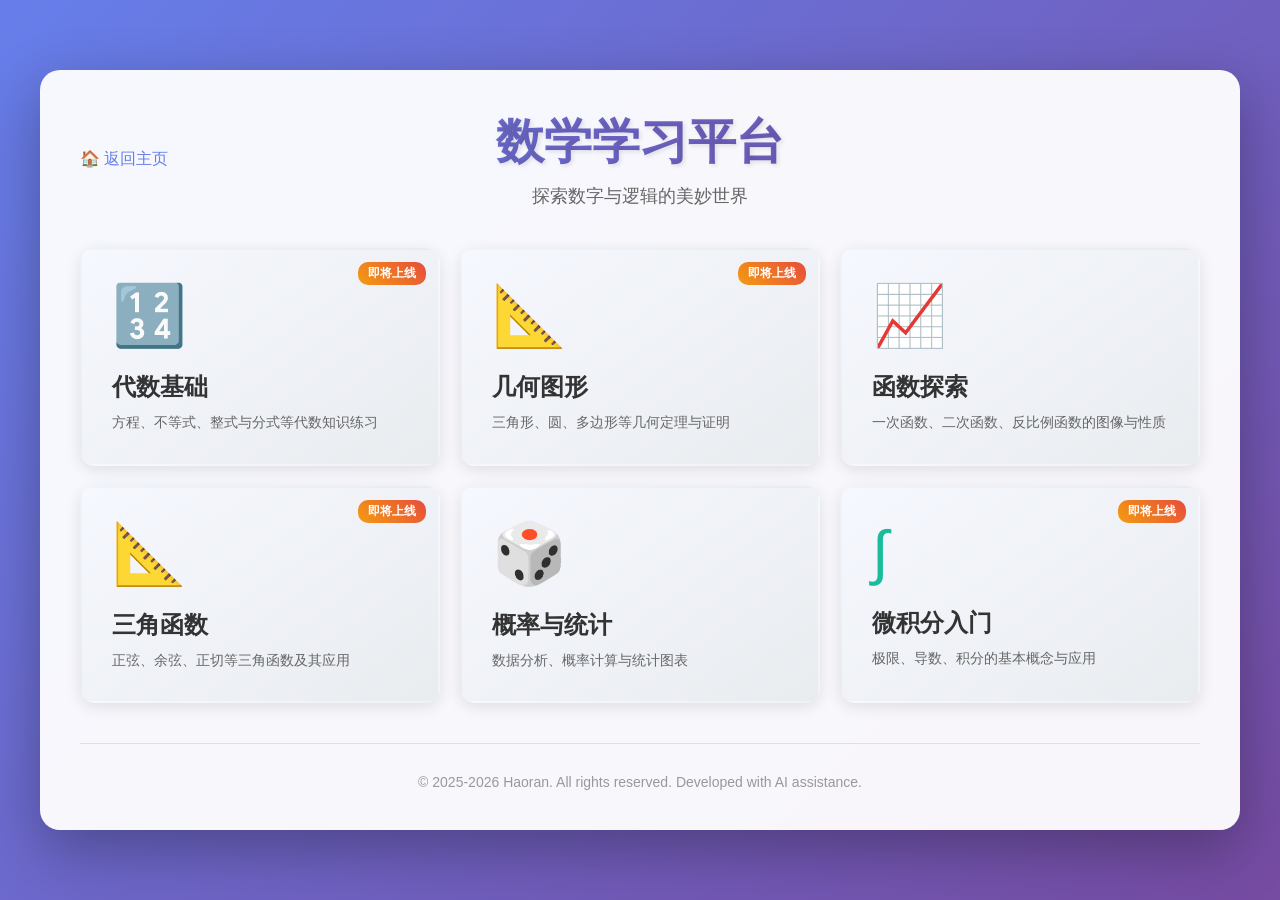
<file: math.html>
<!DOCTYPE html>
<html lang="zh-CN">
<head>
    <meta charset="UTF-8">
    <meta name="viewport" content="width=device-width, initial-scale=1.0">
    <title>数学学习平台 - haoran的学习网站</title>
    <style>
        * {
            margin: 0;
            padding: 0;
            box-sizing: border-box;
        }

        body {
            font-family: -apple-system, BlinkMacSystemFont, 'Segoe UI', 'PingFang SC', 'Hiragino Sans GB', 'Microsoft YaHei', sans-serif;
            background: linear-gradient(135deg, #667eea 0%, #764ba2 100%);
            min-height: 100vh;
            display: flex;
            justify-content: center;
            align-items: center;
            padding: 20px;
        }

        .container {
            background: rgba(255, 255, 255, 0.95);
            border-radius: 20px;
            box-shadow: 0 20px 60px rgba(0, 0, 0, 0.3);
            max-width: 1200px;
            width: 100%;
            padding: 40px;
            animation: fadeIn 0.6s ease-out;
        }

        @keyframes fadeIn {
            from {
                opacity: 0;
                transform: translateY(20px);
            }
            to {
                opacity: 1;
                transform: translateY(0);
            }
        }

        .header {
            text-align: center;
            margin-bottom: 40px;
            position: relative;
        }

        .back-link {
            position: absolute;
            left: 0;
            top: 50%;
            transform: translateY(-50%);
            color: #667eea;
            text-decoration: none;
            font-size: 16px;
            transition: color 0.3s;
        }

        .back-link:hover {
            color: #764ba2;
        }

        .title {
            font-size: 48px;
            font-weight: bold;
            color: #333;
            margin-bottom: 10px;
            text-shadow: 2px 2px 4px rgba(0, 0, 0, 0.1);
            background: linear-gradient(45deg, #667eea, #764ba2);
            -webkit-background-clip: text;
            -webkit-text-fill-color: transparent;
            background-clip: text;
        }

        .subtitle {
            font-size: 18px;
            color: #666;
            margin-bottom: 20px;
        }

        .subjects-grid {
            display: grid;
            grid-template-columns: repeat(auto-fit, minmax(280px, 1fr));
            gap: 20px;
            margin-bottom: 30px;
        }

        .subject-card {
            background: linear-gradient(145deg, #f6f8ff, #e9ecef);
            border-radius: 15px;
            padding: 30px;
            transition: all 0.3s ease;
            cursor: pointer;
            border: 2px solid transparent;
            box-shadow: 0 4px 15px rgba(0, 0, 0, 0.1);
            position: relative;
        }

        .subject-card:hover {
            transform: translateY(-5px);
            box-shadow: 0 8px 25px rgba(0, 0, 0, 0.2);
            border-color: #667eea;
        }

        .subject-card.coming-soon::after {
            content: '即将上线';
            position: absolute;
            top: 12px;
            right: 12px;
            background: linear-gradient(45deg, #f39c12, #e74c3c);
            color: #fff;
            font-size: 12px;
            padding: 3px 10px;
            border-radius: 10px;
            font-weight: bold;
        }

        .subject-icon {
            font-size: 60px;
            margin-bottom: 20px;
            display: block;
        }

        .subject-title {
            font-size: 24px;
            font-weight: bold;
            color: #333;
            margin-bottom: 8px;
        }

        .subject-description {
            font-size: 14px;
            color: #666;
            line-height: 1.6;
        }

        .algebra-icon { color: #e74c3c; }
        .geometry-icon { color: #3498db; }
        .function-icon { color: #2ecc71; }
        .trig-icon { color: #9b59b6; }
        .prob-icon { color: #f39c12; }
        .calc-icon { color: #1abc9c; }

        .footer {
            text-align: center;
            margin-top: 40px;
            padding-top: 30px;
            border-top: 1px solid #e0e0e0;
        }

        .footer-text {
            color: #999;
            font-size: 14px;
        }

        .footer-link {
            color: #667eea;
            text-decoration: none;
            margin: 0 10px;
        }

        .footer-link:hover {
            text-decoration: underline;
        }

        .toast {
            position: fixed;
            top: 50%;
            left: 50%;
            transform: translate(-50%, -50%) scale(0.8);
            background: rgba(0, 0, 0, 0.85);
            color: #fff;
            padding: 30px 50px;
            border-radius: 15px;
            font-size: 22px;
            font-weight: bold;
            z-index: 1000;
            opacity: 0;
            transition: all 0.3s ease;
            pointer-events: none;
            text-align: center;
            line-height: 1.6;
            box-shadow: 0 10px 40px rgba(0, 0, 0, 0.4);
        }

        .toast.show {
            opacity: 1;
            transform: translate(-50%, -50%) scale(1);
        }

        .toast-emoji {
            font-size: 40px;
            display: block;
            margin-bottom: 10px;
        }
    </style>
</head>
<body>
    <div class="container">
        <div class="header">
            <a class="back-link" href="index.html">
                <span>🏠 返回主页</span>
            </a>
            <h1 class="title">数学学习平台</h1>
            <p class="subtitle">探索数字与逻辑的美妙世界</p>
        </div>

        <div class="subjects-grid">
            <div class="subject-card coming-soon" data-target="">
                <span class="subject-icon algebra-icon">🔢</span>
                <h2 class="subject-title">代数基础</h2>
                <p class="subject-description">方程、不等式、整式与分式等代数知识练习</p>
            </div>

            <div class="subject-card coming-soon" data-target="">
                <span class="subject-icon geometry-icon">📐</span>
                <h2 class="subject-title">几何图形</h2>
                <p class="subject-description">三角形、圆、多边形等几何定理与证明</p>
            </div>

            <div class="subject-card" data-target="function.html">
                <span class="subject-icon function-icon">📈</span>
                <h2 class="subject-title">函数探索</h2>
                <p class="subject-description">一次函数、二次函数、反比例函数的图像与性质</p>
            </div>

            <div class="subject-card coming-soon" data-target="">
                <span class="subject-icon trig-icon">📐</span>
                <h2 class="subject-title">三角函数</h2>
                <p class="subject-description">正弦、余弦、正切等三角函数及其应用</p>
            </div>

            <div class="subject-card" data-target="statistics.html">
                <span class="subject-icon prob-icon">🎲</span>
                <h2 class="subject-title">概率与统计</h2>
                <p class="subject-description">数据分析、概率计算与统计图表</p>
            </div>

            <div class="subject-card coming-soon" data-target="">
                <span class="subject-icon calc-icon">∫</span>
                <h2 class="subject-title">微积分入门</h2>
                <p class="subject-description">极限、导数、积分的基本概念与应用</p>
            </div>
        </div>

        <div class="footer">
            <p class="footer-text">&copy; 2025-2026 Haoran. All rights reserved. Developed with AI assistance.</p>
        </div>
    </div>

    <div class="toast" id="toast">
        <span class="toast-emoji">🚧</span>
        正在制作中，敬请期待
    </div>

    <script>
        document.querySelectorAll('.subject-card').forEach(function (card) {
            card.addEventListener('click', function () {
                var target = this.getAttribute('data-target');
                if (target) {
                    window.location.href = target;
                } else {
                    showToast();
                }
            });
        });

        function showToast() {
            var toast = document.getElementById('toast');
            toast.classList.add('show');
            setTimeout(function () {
                toast.classList.remove('show');
            }, 2000);
        }
    </script>
</body>
</html>
</file>
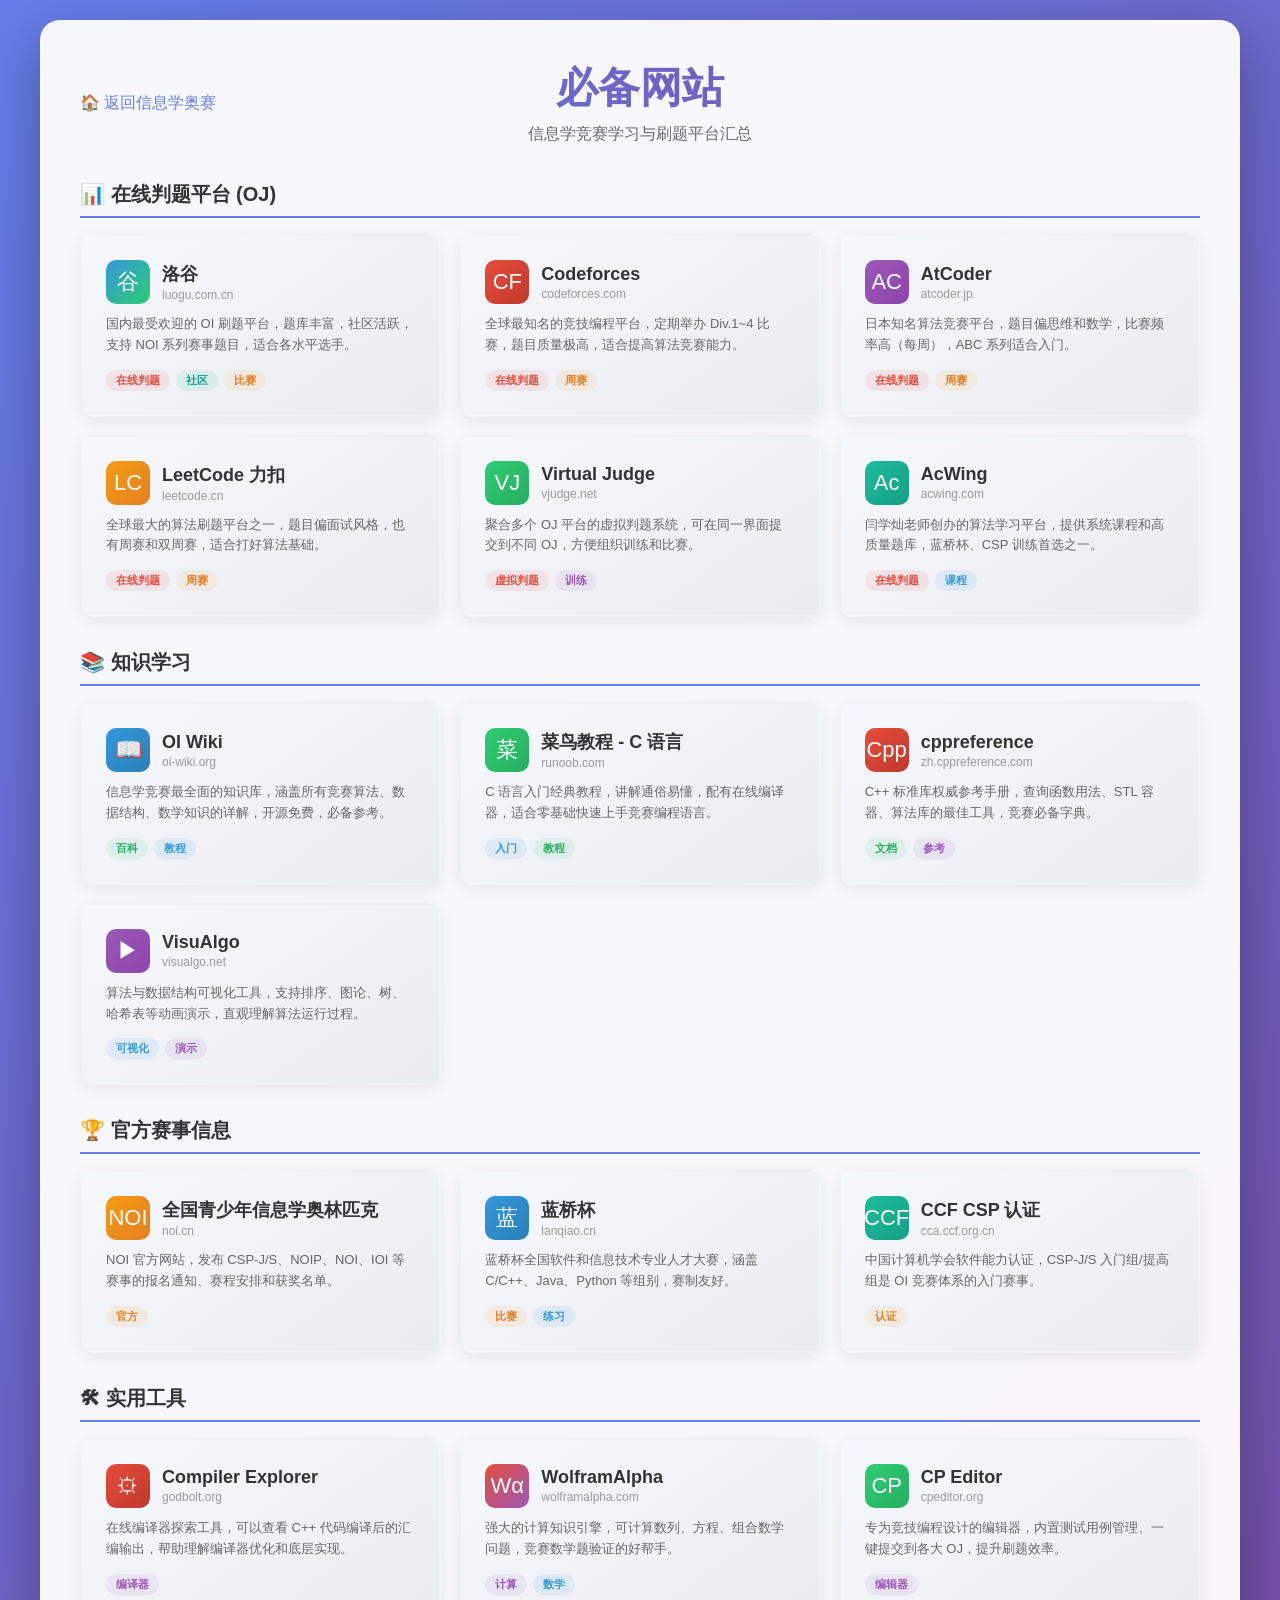
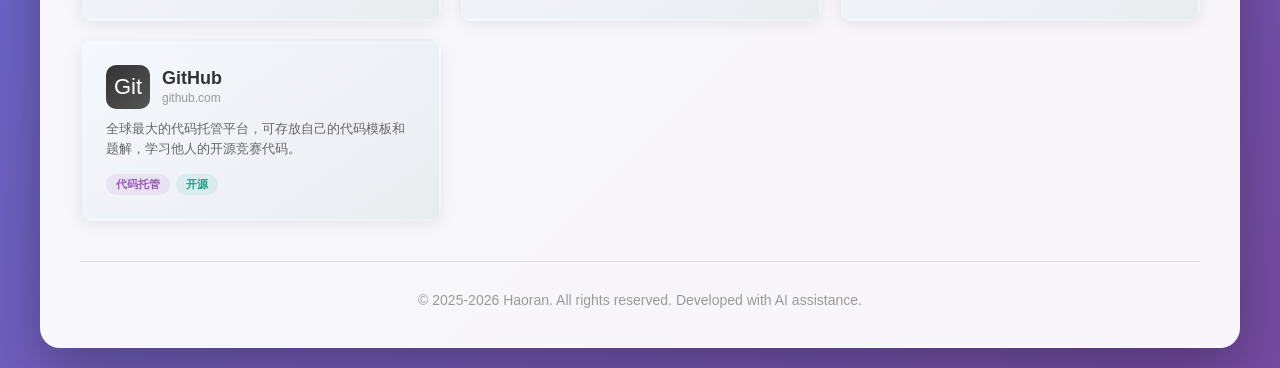
<file: oi-websites.html>
<!DOCTYPE html>
<html lang="zh-CN">
<head>
    <meta charset="UTF-8">
    <meta name="viewport" content="width=device-width, initial-scale=1.0">
    <title>必备网站 - 信息学奥赛 - haoran的学习网站</title>
    <style>
        * { margin: 0; padding: 0; box-sizing: border-box; }

        body {
            font-family: -apple-system, BlinkMacSystemFont, 'Segoe UI', 'PingFang SC', 'Hiragino Sans GB', 'Microsoft YaHei', sans-serif;
            background: linear-gradient(135deg, #667eea 0%, #764ba2 100%);
            min-height: 100vh;
            padding: 20px;
        }

        .page-container {
            background: rgba(255, 255, 255, 0.95);
            border-radius: 20px;
            box-shadow: 0 20px 60px rgba(0, 0, 0, 0.3);
            max-width: 1200px;
            margin: 0 auto;
            padding: 40px;
            animation: fadeIn 0.6s ease-out;
        }

        @keyframes fadeIn {
            from { opacity: 0; transform: translateY(20px); }
            to { opacity: 1; transform: translateY(0); }
        }

        .header {
            text-align: center;
            margin-bottom: 36px;
            position: relative;
        }

        .back-link {
            position: absolute;
            left: 0;
            top: 50%;
            transform: translateY(-50%);
            color: #667eea;
            text-decoration: none;
            font-size: 16px;
            transition: color 0.3s;
        }

        .back-link:hover { color: #764ba2; }

        .title {
            font-size: 42px;
            font-weight: bold;
            background: linear-gradient(45deg, #667eea, #764ba2);
            -webkit-background-clip: text;
            -webkit-text-fill-color: transparent;
            background-clip: text;
        }

        .subtitle { font-size: 16px; color: #666; margin-top: 8px; }

        /* 分类标题 */
        .category-title {
            font-size: 20px;
            font-weight: bold;
            color: #333;
            margin: 32px 0 16px;
            padding-bottom: 8px;
            border-bottom: 2px solid #667eea;
            display: flex;
            align-items: center;
            gap: 8px;
        }

        .category-title:first-of-type { margin-top: 0; }

        /* 网站卡片网格 */
        .sites-grid {
            display: grid;
            grid-template-columns: repeat(auto-fill, minmax(280px, 1fr));
            gap: 18px;
        }

        .site-card {
            background: linear-gradient(145deg, #f6f8ff, #e9ecef);
            border-radius: 14px;
            padding: 24px;
            transition: all 0.3s ease;
            cursor: pointer;
            border: 2px solid transparent;
            box-shadow: 0 4px 15px rgba(0, 0, 0, 0.08);
            text-decoration: none;
            display: flex;
            flex-direction: column;
            gap: 10px;
            position: relative;
            overflow: hidden;
        }

        .site-card::before {
            content: '';
            position: absolute;
            top: 0;
            left: 0;
            width: 4px;
            height: 100%;
            background: linear-gradient(180deg, #667eea, #764ba2);
            opacity: 0;
            transition: opacity 0.3s;
        }

        .site-card:hover {
            transform: translateY(-4px);
            box-shadow: 0 8px 25px rgba(0, 0, 0, 0.15);
            border-color: #667eea;
        }

        .site-card:hover::before { opacity: 1; }

        .site-top {
            display: flex;
            align-items: center;
            gap: 12px;
        }

        .site-icon {
            width: 44px;
            height: 44px;
            border-radius: 10px;
            display: flex;
            align-items: center;
            justify-content: center;
            font-size: 22px;
            flex-shrink: 0;
        }

        .site-name {
            font-size: 18px;
            font-weight: bold;
            color: #333;
        }

        .site-url {
            font-size: 12px;
            color: #999;
            margin-top: 2px;
        }

        .site-desc {
            font-size: 13px;
            color: #666;
            line-height: 1.6;
        }

        .site-tags {
            display: flex;
            gap: 6px;
            flex-wrap: wrap;
            margin-top: 4px;
        }

        .site-tag {
            padding: 3px 10px;
            border-radius: 12px;
            font-size: 11px;
            font-weight: 600;
        }

        .tag-oj { background: rgba(231, 76, 60, 0.1); color: #e74c3c; }
        .tag-learn { background: rgba(52, 152, 219, 0.1); color: #3498db; }
        .tag-wiki { background: rgba(46, 204, 113, 0.1); color: #27ae60; }
        .tag-tool { background: rgba(155, 89, 182, 0.1); color: #9b59b6; }
        .tag-contest { background: rgba(243, 156, 18, 0.1); color: #e67e22; }
        .tag-community { background: rgba(26, 188, 156, 0.1); color: #16a085; }

        .footer {
            text-align: center;
            margin-top: 40px;
            padding-top: 30px;
            border-top: 1px solid #e0e0e0;
        }

        .footer-text { color: #999; font-size: 14px; }
        .footer-link { color: #667eea; text-decoration: none; margin: 0 10px; }
        .footer-link:hover { text-decoration: underline; }
    </style>
</head>
<body>
    <div class="page-container">
        <div class="header">
            <a class="back-link" href="olympiad.html">🏠 返回信息学奥赛</a>
            <h1 class="title">必备网站</h1>
            <p class="subtitle">信息学竞赛学习与刷题平台汇总</p>
        </div>

        <!-- ===== 在线判题平台 ===== -->
        <h3 class="category-title">📊 在线判题平台 (OJ)</h3>
        <div class="sites-grid">
            <a class="site-card" href="https://www.luogu.com.cn" target="_blank" rel="noopener">
                <div class="site-top">
                    <div class="site-icon" style="background:linear-gradient(135deg,#3498db,#2ecc71);color:#fff;">谷</div>
                    <div>
                        <div class="site-name">洛谷</div>
                        <div class="site-url">luogu.com.cn</div>
                    </div>
                </div>
                <div class="site-desc">国内最受欢迎的 OI 刷题平台，题库丰富，社区活跃，支持 NOI 系列赛事题目，适合各水平选手。</div>
                <div class="site-tags">
                    <span class="site-tag tag-oj">在线判题</span>
                    <span class="site-tag tag-community">社区</span>
                    <span class="site-tag tag-contest">比赛</span>
                </div>
            </a>

            <a class="site-card" href="https://codeforces.com" target="_blank" rel="noopener">
                <div class="site-top">
                    <div class="site-icon" style="background:linear-gradient(135deg,#e74c3c,#c0392b);color:#fff;">CF</div>
                    <div>
                        <div class="site-name">Codeforces</div>
                        <div class="site-url">codeforces.com</div>
                    </div>
                </div>
                <div class="site-desc">全球最知名的竞技编程平台，定期举办 Div.1~4 比赛，题目质量极高，适合提高算法竞赛能力。</div>
                <div class="site-tags">
                    <span class="site-tag tag-oj">在线判题</span>
                    <span class="site-tag tag-contest">周赛</span>
                </div>
            </a>

            <a class="site-card" href="https://atcoder.jp" target="_blank" rel="noopener">
                <div class="site-top">
                    <div class="site-icon" style="background:linear-gradient(135deg,#9b59b6,#8e44ad);color:#fff;">AC</div>
                    <div>
                        <div class="site-name">AtCoder</div>
                        <div class="site-url">atcoder.jp</div>
                    </div>
                </div>
                <div class="site-desc">日本知名算法竞赛平台，题目偏思维和数学，比赛频率高（每周），ABC 系列适合入门。</div>
                <div class="site-tags">
                    <span class="site-tag tag-oj">在线判题</span>
                    <span class="site-tag tag-contest">周赛</span>
                </div>
            </a>

            <a class="site-card" href="https://leetcode.cn" target="_blank" rel="noopener">
                <div class="site-top">
                    <div class="site-icon" style="background:linear-gradient(135deg,#f39c12,#e67e22);color:#fff;">LC</div>
                    <div>
                        <div class="site-name">LeetCode 力扣</div>
                        <div class="site-url">leetcode.cn</div>
                    </div>
                </div>
                <div class="site-desc">全球最大的算法刷题平台之一，题目偏面试风格，也有周赛和双周赛，适合打好算法基础。</div>
                <div class="site-tags">
                    <span class="site-tag tag-oj">在线判题</span>
                    <span class="site-tag tag-contest">周赛</span>
                </div>
            </a>

            <a class="site-card" href="https://vjudge.net" target="_blank" rel="noopener">
                <div class="site-top">
                    <div class="site-icon" style="background:linear-gradient(135deg,#2ecc71,#27ae60);color:#fff;">VJ</div>
                    <div>
                        <div class="site-name">Virtual Judge</div>
                        <div class="site-url">vjudge.net</div>
                    </div>
                </div>
                <div class="site-desc">聚合多个 OJ 平台的虚拟判题系统，可在同一界面提交到不同 OJ，方便组织训练和比赛。</div>
                <div class="site-tags">
                    <span class="site-tag tag-oj">虚拟判题</span>
                    <span class="site-tag tag-tool">训练</span>
                </div>
            </a>

            <a class="site-card" href="https://www.acwing.com" target="_blank" rel="noopener">
                <div class="site-top">
                    <div class="site-icon" style="background:linear-gradient(135deg,#1abc9c,#16a085);color:#fff;">Ac</div>
                    <div>
                        <div class="site-name">AcWing</div>
                        <div class="site-url">acwing.com</div>
                    </div>
                </div>
                <div class="site-desc">闫学灿老师创办的算法学习平台，提供系统课程和高质量题库，蓝桥杯、CSP 训练首选之一。</div>
                <div class="site-tags">
                    <span class="site-tag tag-oj">在线判题</span>
                    <span class="site-tag tag-learn">课程</span>
                </div>
            </a>
        </div>

        <!-- ===== 知识学习 ===== -->
        <h3 class="category-title">📚 知识学习</h3>
        <div class="sites-grid">
            <a class="site-card" href="https://oi-wiki.org" target="_blank" rel="noopener">
                <div class="site-top">
                    <div class="site-icon" style="background:linear-gradient(135deg,#3498db,#2980b9);color:#fff;">📖</div>
                    <div>
                        <div class="site-name">OI Wiki</div>
                        <div class="site-url">oi-wiki.org</div>
                    </div>
                </div>
                <div class="site-desc">信息学竞赛最全面的知识库，涵盖所有竞赛算法、数据结构、数学知识的详解，开源免费，必备参考。</div>
                <div class="site-tags">
                    <span class="site-tag tag-wiki">百科</span>
                    <span class="site-tag tag-learn">教程</span>
                </div>
            </a>

            <a class="site-card" href="https://www.runoob.com/cprogramming/c-tutorial.html" target="_blank" rel="noopener">
                <div class="site-top">
                    <div class="site-icon" style="background:linear-gradient(135deg,#2ecc71,#27ae60);color:#fff;">菜</div>
                    <div>
                        <div class="site-name">菜鸟教程 - C 语言</div>
                        <div class="site-url">runoob.com</div>
                    </div>
                </div>
                <div class="site-desc">C 语言入门经典教程，讲解通俗易懂，配有在线编译器，适合零基础快速上手竞赛编程语言。</div>
                <div class="site-tags">
                    <span class="site-tag tag-learn">入门</span>
                    <span class="site-tag tag-wiki">教程</span>
                </div>
            </a>

            <a class="site-card" href="https://zh.cppreference.com" target="_blank" rel="noopener">
                <div class="site-top">
                    <div class="site-icon" style="background:linear-gradient(135deg,#e74c3c,#c0392b);color:#fff;">Cpp</div>
                    <div>
                        <div class="site-name">cppreference</div>
                        <div class="site-url">zh.cppreference.com</div>
                    </div>
                </div>
                <div class="site-desc">C++ 标准库权威参考手册，查询函数用法、STL 容器、算法库的最佳工具，竞赛必备字典。</div>
                <div class="site-tags">
                    <span class="site-tag tag-wiki">文档</span>
                    <span class="site-tag tag-tool">参考</span>
                </div>
            </a>

            <a class="site-card" href="https://visualgo.net/zh" target="_blank" rel="noopener">
                <div class="site-top">
                    <div class="site-icon" style="background:linear-gradient(135deg,#9b59b6,#8e44ad);color:#fff;">▶</div>
                    <div>
                        <div class="site-name">VisuAlgo</div>
                        <div class="site-url">visualgo.net</div>
                    </div>
                </div>
                <div class="site-desc">算法与数据结构可视化工具，支持排序、图论、树、哈希表等动画演示，直观理解算法运行过程。</div>
                <div class="site-tags">
                    <span class="site-tag tag-learn">可视化</span>
                    <span class="site-tag tag-tool">演示</span>
                </div>
            </a>
        </div>

        <!-- ===== 官方赛事 ===== -->
        <h3 class="category-title">🏆 官方赛事信息</h3>
        <div class="sites-grid">
            <a class="site-card" href="https://www.noi.cn" target="_blank" rel="noopener">
                <div class="site-top">
                    <div class="site-icon" style="background:linear-gradient(135deg,#f39c12,#e67e22);color:#fff;">NOI</div>
                    <div>
                        <div class="site-name">全国青少年信息学奥林匹克</div>
                        <div class="site-url">noi.cn</div>
                    </div>
                </div>
                <div class="site-desc">NOI 官方网站，发布 CSP-J/S、NOIP、NOI、IOI 等赛事的报名通知、赛程安排和获奖名单。</div>
                <div class="site-tags">
                    <span class="site-tag tag-contest">官方</span>
                </div>
            </a>

            <a class="site-card" href="https://www.lanqiao.cn" target="_blank" rel="noopener">
                <div class="site-top">
                    <div class="site-icon" style="background:linear-gradient(135deg,#3498db,#2980b9);color:#fff;">蓝</div>
                    <div>
                        <div class="site-name">蓝桥杯</div>
                        <div class="site-url">lanqiao.cn</div>
                    </div>
                </div>
                <div class="site-desc">蓝桥杯全国软件和信息技术专业人才大赛，涵盖 C/C++、Java、Python 等组别，赛制友好。</div>
                <div class="site-tags">
                    <span class="site-tag tag-contest">比赛</span>
                    <span class="site-tag tag-learn">练习</span>
                </div>
            </a>

            <a class="site-card" href="https://cca.ccf.org.cn" target="_blank" rel="noopener">
                <div class="site-top">
                    <div class="site-icon" style="background:linear-gradient(135deg,#1abc9c,#16a085);color:#fff;">CCF</div>
                    <div>
                        <div class="site-name">CCF CSP 认证</div>
                        <div class="site-url">cca.ccf.org.cn</div>
                    </div>
                </div>
                <div class="site-desc">中国计算机学会软件能力认证，CSP-J/S 入门组/提高组是 OI 竞赛体系的入门赛事。</div>
                <div class="site-tags">
                    <span class="site-tag tag-contest">认证</span>
                </div>
            </a>
        </div>

        <!-- ===== 实用工具 ===== -->
        <h3 class="category-title">🛠 实用工具</h3>
        <div class="sites-grid">
            <a class="site-card" href="https://godbolt.org" target="_blank" rel="noopener">
                <div class="site-top">
                    <div class="site-icon" style="background:linear-gradient(135deg,#e74c3c,#c0392b);color:#fff;">⚙</div>
                    <div>
                        <div class="site-name">Compiler Explorer</div>
                        <div class="site-url">godbolt.org</div>
                    </div>
                </div>
                <div class="site-desc">在线编译器探索工具，可以查看 C++ 代码编译后的汇编输出，帮助理解编译器优化和底层实现。</div>
                <div class="site-tags">
                    <span class="site-tag tag-tool">编译器</span>
                </div>
            </a>

            <a class="site-card" href="https://www.wolframalpha.com" target="_blank" rel="noopener">
                <div class="site-top">
                    <div class="site-icon" style="background:linear-gradient(135deg,#e74c3c,#9b59b6);color:#fff;">Wα</div>
                    <div>
                        <div class="site-name">WolframAlpha</div>
                        <div class="site-url">wolframalpha.com</div>
                    </div>
                </div>
                <div class="site-desc">强大的计算知识引擎，可计算数列、方程、组合数学问题，竞赛数学题验证的好帮手。</div>
                <div class="site-tags">
                    <span class="site-tag tag-tool">计算</span>
                    <span class="site-tag tag-learn">数学</span>
                </div>
            </a>

            <a class="site-card" href="https://cpeditor.org" target="_blank" rel="noopener">
                <div class="site-top">
                    <div class="site-icon" style="background:linear-gradient(135deg,#2ecc71,#27ae60);color:#fff;">CP</div>
                    <div>
                        <div class="site-name">CP Editor</div>
                        <div class="site-url">cpeditor.org</div>
                    </div>
                </div>
                <div class="site-desc">专为竞技编程设计的编辑器，内置测试用例管理、一键提交到各大 OJ，提升刷题效率。</div>
                <div class="site-tags">
                    <span class="site-tag tag-tool">编辑器</span>
                </div>
            </a>

            <a class="site-card" href="https://github.com" target="_blank" rel="noopener">
                <div class="site-top">
                    <div class="site-icon" style="background:linear-gradient(135deg,#333,#555);color:#fff;">Git</div>
                    <div>
                        <div class="site-name">GitHub</div>
                        <div class="site-url">github.com</div>
                    </div>
                </div>
                <div class="site-desc">全球最大的代码托管平台，可存放自己的代码模板和题解，学习他人的开源竞赛代码。</div>
                <div class="site-tags">
                    <span class="site-tag tag-tool">代码托管</span>
                    <span class="site-tag tag-community">开源</span>
                </div>
            </a>
        </div>

        <div class="footer">
            <p class="footer-text">&copy; 2025-2026 Haoran. All rights reserved. Developed with AI assistance.</p>
        </div>
    </div>
</body>
</html>
</file>
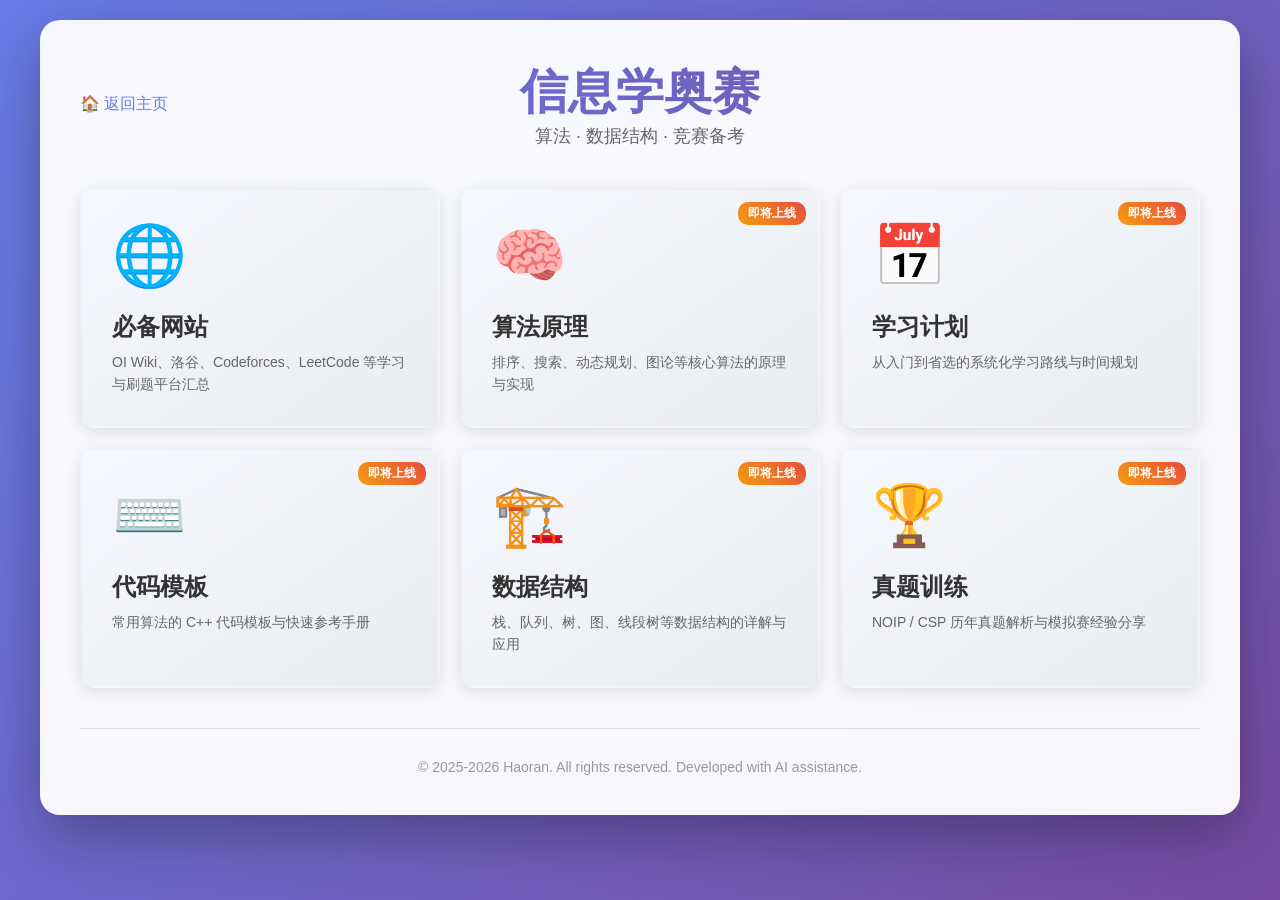
<file: olympiad.html>
<!DOCTYPE html>
<html lang="zh-CN">
<head>
    <meta charset="UTF-8">
    <meta name="viewport" content="width=device-width, initial-scale=1.0">
    <title>信息学奥赛 - haoran的学习网站</title>
    <style>
        * { margin: 0; padding: 0; box-sizing: border-box; }

        body {
            font-family: -apple-system, BlinkMacSystemFont, 'Segoe UI', 'PingFang SC', 'Hiragino Sans GB', 'Microsoft YaHei', sans-serif;
            background: linear-gradient(135deg, #667eea 0%, #764ba2 100%);
            min-height: 100vh;
            padding: 20px;
        }

        .container {
            background: rgba(255, 255, 255, 0.95);
            border-radius: 20px;
            box-shadow: 0 20px 60px rgba(0, 0, 0, 0.3);
            max-width: 1200px;
            width: 100%;
            margin: 0 auto;
            padding: 40px;
            animation: fadeIn 0.6s ease-out;
        }

        @keyframes fadeIn {
            from { opacity: 0; transform: translateY(20px); }
            to { opacity: 1; transform: translateY(0); }
        }

        .header {
            text-align: center;
            margin-bottom: 40px;
            position: relative;
        }

        .back-link {
            position: absolute;
            left: 0;
            top: 50%;
            transform: translateY(-50%);
            color: #667eea;
            text-decoration: none;
            font-size: 16px;
            transition: color 0.3s;
        }

        .back-link:hover { color: #764ba2; }

        .title {
            font-size: 48px;
            font-weight: bold;
            background: linear-gradient(45deg, #667eea, #764ba2);
            -webkit-background-clip: text;
            -webkit-text-fill-color: transparent;
            background-clip: text;
        }

        .subtitle { font-size: 18px; color: #666; margin-bottom: 20px; }

        .subjects-grid {
            display: grid;
            grid-template-columns: repeat(auto-fit, minmax(280px, 1fr));
            gap: 20px;
            margin-bottom: 30px;
        }

        .subject-card {
            background: linear-gradient(145deg, #f6f8ff, #e9ecef);
            border-radius: 15px;
            padding: 30px;
            transition: all 0.3s ease;
            cursor: pointer;
            border: 2px solid transparent;
            box-shadow: 0 4px 15px rgba(0, 0, 0, 0.1);
            position: relative;
        }

        .subject-card:hover {
            transform: translateY(-5px);
            box-shadow: 0 8px 25px rgba(0, 0, 0, 0.2);
            border-color: #667eea;
        }

        .subject-card.coming-soon::after {
            content: '即将上线';
            position: absolute;
            top: 12px;
            right: 12px;
            background: linear-gradient(45deg, #f39c12, #e74c3c);
            color: #fff;
            font-size: 12px;
            padding: 3px 10px;
            border-radius: 10px;
            font-weight: bold;
        }

        .subject-icon { font-size: 60px; margin-bottom: 20px; display: block; }
        .subject-title { font-size: 24px; font-weight: bold; color: #333; margin-bottom: 8px; }
        .subject-description { font-size: 14px; color: #666; line-height: 1.6; }

        .footer {
            text-align: center;
            margin-top: 40px;
            padding-top: 30px;
            border-top: 1px solid #e0e0e0;
        }

        .footer-text { color: #999; font-size: 14px; }
        .footer-link { color: #667eea; text-decoration: none; margin: 0 10px; }
        .footer-link:hover { text-decoration: underline; }

        .toast {
            position: fixed;
            top: 50%;
            left: 50%;
            transform: translate(-50%, -50%) scale(0.8);
            background: rgba(0, 0, 0, 0.85);
            color: #fff;
            padding: 30px 50px;
            border-radius: 15px;
            font-size: 22px;
            font-weight: bold;
            z-index: 1000;
            opacity: 0;
            transition: all 0.3s ease;
            pointer-events: none;
            text-align: center;
            line-height: 1.6;
            box-shadow: 0 10px 40px rgba(0, 0, 0, 0.4);
        }

        .toast.show { opacity: 1; transform: translate(-50%, -50%) scale(1); }
        .toast-emoji { font-size: 40px; display: block; margin-bottom: 10px; }
    </style>
</head>
<body>
    <div class="container">
        <div class="header">
            <a class="back-link" href="index.html">
                <span>🏠 返回主页</span>
            </a>
            <h1 class="title">信息学奥赛</h1>
            <p class="subtitle">算法 · 数据结构 · 竞赛备考</p>
        </div>

        <div class="subjects-grid">
            <div class="subject-card" data-target="oi-websites.html">
                <span class="subject-icon">🌐</span>
                <h2 class="subject-title">必备网站</h2>
                <p class="subject-description">OI Wiki、洛谷、Codeforces、LeetCode 等学习与刷题平台汇总</p>
            </div>

            <div class="subject-card coming-soon" data-target="">
                <span class="subject-icon">🧠</span>
                <h2 class="subject-title">算法原理</h2>
                <p class="subject-description">排序、搜索、动态规划、图论等核心算法的原理与实现</p>
            </div>

            <div class="subject-card coming-soon" data-target="">
                <span class="subject-icon">📅</span>
                <h2 class="subject-title">学习计划</h2>
                <p class="subject-description">从入门到省选的系统化学习路线与时间规划</p>
            </div>

            <div class="subject-card coming-soon" data-target="">
                <span class="subject-icon">⌨️</span>
                <h2 class="subject-title">代码模板</h2>
                <p class="subject-description">常用算法的 C++ 代码模板与快速参考手册</p>
            </div>

            <div class="subject-card coming-soon" data-target="">
                <span class="subject-icon">🏗️</span>
                <h2 class="subject-title">数据结构</h2>
                <p class="subject-description">栈、队列、树、图、线段树等数据结构的详解与应用</p>
            </div>

            <div class="subject-card coming-soon" data-target="">
                <span class="subject-icon">🏆</span>
                <h2 class="subject-title">真题训练</h2>
                <p class="subject-description">NOIP / CSP 历年真题解析与模拟赛经验分享</p>
            </div>
        </div>

        <div class="footer">
            <p class="footer-text">&copy; 2025-2026 Haoran. All rights reserved. Developed with AI assistance.</p>
        </div>
    </div>

    <div class="toast" id="toast">
        <span class="toast-emoji">🚧</span>
        正在制作中，敬请期待
    </div>

    <script>
        document.querySelectorAll('.subject-card').forEach(function(card) {
            card.addEventListener('click', function() {
                var target = this.getAttribute('data-target');
                if (target) {
                    window.location.href = target;
                } else {
                    showToast();
                }
            });
        });

        function showToast() {
            var toast = document.getElementById('toast');
            toast.classList.add('show');
            setTimeout(function() {
                toast.classList.remove('show');
            }, 2000);
        }
    </script>
</body>
</html>
</file>
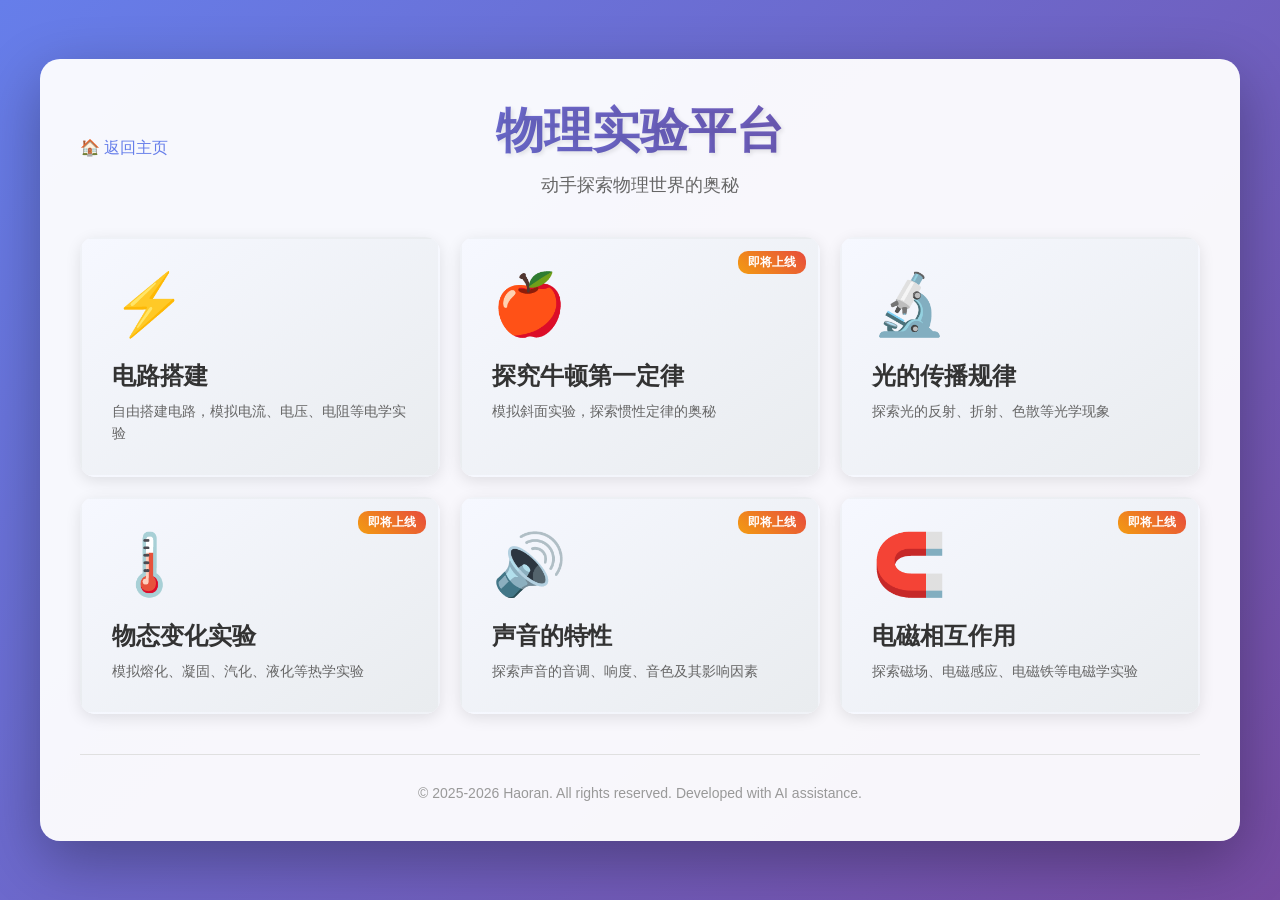
<file: physics.html>
<!DOCTYPE html>
<html lang="zh-CN">
<head>
    <meta charset="UTF-8">
    <meta name="viewport" content="width=device-width, initial-scale=1.0">
    <title>物理实验平台 - haoran的学习网站</title>
    <style>
        * {
            margin: 0;
            padding: 0;
            box-sizing: border-box;
        }

        body {
            font-family: -apple-system, BlinkMacSystemFont, 'Segoe UI', 'PingFang SC', 'Hiragino Sans GB', 'Microsoft YaHei', sans-serif;
            background: linear-gradient(135deg, #667eea 0%, #764ba2 100%);
            min-height: 100vh;
            display: flex;
            justify-content: center;
            align-items: center;
            padding: 20px;
        }

        .container {
            background: rgba(255, 255, 255, 0.95);
            border-radius: 20px;
            box-shadow: 0 20px 60px rgba(0, 0, 0, 0.3);
            max-width: 1200px;
            width: 100%;
            padding: 40px;
            animation: fadeIn 0.6s ease-out;
        }

        @keyframes fadeIn {
            from {
                opacity: 0;
                transform: translateY(20px);
            }
            to {
                opacity: 1;
                transform: translateY(0);
            }
        }

        .header {
            text-align: center;
            margin-bottom: 40px;
            position: relative;
        }

        .back-link {
            position: absolute;
            left: 0;
            top: 50%;
            transform: translateY(-50%);
            color: #667eea;
            text-decoration: none;
            font-size: 16px;
            transition: color 0.3s;
        }

        .back-link:hover {
            color: #764ba2;
        }

        .title {
            font-size: 48px;
            font-weight: bold;
            color: #333;
            margin-bottom: 10px;
            text-shadow: 2px 2px 4px rgba(0, 0, 0, 0.1);
            background: linear-gradient(45deg, #667eea, #764ba2);
            -webkit-background-clip: text;
            -webkit-text-fill-color: transparent;
            background-clip: text;
        }

        .subtitle {
            font-size: 18px;
            color: #666;
            margin-bottom: 20px;
        }

        .subjects-grid {
            display: grid;
            grid-template-columns: repeat(auto-fit, minmax(280px, 1fr));
            gap: 20px;
            margin-bottom: 30px;
        }

        .subject-card {
            background: linear-gradient(145deg, #f6f8ff, #e9ecef);
            border-radius: 15px;
            padding: 30px;
            transition: all 0.3s ease;
            cursor: pointer;
            border: 2px solid transparent;
            box-shadow: 0 4px 15px rgba(0, 0, 0, 0.1);
            position: relative;
        }

        .subject-card:hover {
            transform: translateY(-5px);
            box-shadow: 0 8px 25px rgba(0, 0, 0, 0.2);
            border-color: #667eea;
        }

        .subject-card.coming-soon::after {
            content: '即将上线';
            position: absolute;
            top: 12px;
            right: 12px;
            background: linear-gradient(45deg, #f39c12, #e74c3c);
            color: #fff;
            font-size: 12px;
            padding: 3px 10px;
            border-radius: 10px;
            font-weight: bold;
        }

        .subject-icon {
            font-size: 60px;
            margin-bottom: 20px;
            display: block;
        }

        .subject-title {
            font-size: 24px;
            font-weight: bold;
            color: #333;
            margin-bottom: 8px;
        }

        .subject-description {
            font-size: 14px;
            color: #666;
            line-height: 1.6;
        }

        .circuit-icon { color: #f39c12; }
        .newton-icon { color: #3498db; }
        .light-icon { color: #e74c3c; }
        .heat-icon { color: #e67e22; }
        .sound-icon { color: #9b59b6; }
        .magnetism-icon { color: #2ecc71; }

        .footer {
            text-align: center;
            margin-top: 40px;
            padding-top: 30px;
            border-top: 1px solid #e0e0e0;
        }

        .footer-text {
            color: #999;
            font-size: 14px;
        }

        .footer-link {
            color: #667eea;
            text-decoration: none;
            margin: 0 10px;
        }

        .footer-link:hover {
            text-decoration: underline;
        }

        /* 提示框样式 */
        .toast {
            position: fixed;
            top: 50%;
            left: 50%;
            transform: translate(-50%, -50%) scale(0.8);
            background: rgba(0, 0, 0, 0.85);
            color: #fff;
            padding: 30px 50px;
            border-radius: 15px;
            font-size: 22px;
            font-weight: bold;
            z-index: 1000;
            opacity: 0;
            transition: all 0.3s ease;
            pointer-events: none;
            text-align: center;
            line-height: 1.6;
            box-shadow: 0 10px 40px rgba(0, 0, 0, 0.4);
        }

        .toast.show {
            opacity: 1;
            transform: translate(-50%, -50%) scale(1);
        }

        .toast-emoji {
            font-size: 40px;
            display: block;
            margin-bottom: 10px;
        }
    </style>
</head>
<body>
    <div class="container">
        <div class="header">
            <a class="back-link" href="index.html">
                <span>🏠 返回主页</span>
            </a>
            <h1 class="title">物理实验平台</h1>
            <p class="subtitle">动手探索物理世界的奥秘</p>
        </div>

        <div class="subjects-grid">
            <div class="subject-card" data-target="circuit.html">
                <span class="subject-icon circuit-icon">⚡</span>
                <h2 class="subject-title">电路搭建</h2>
                <p class="subject-description">自由搭建电路，模拟电流、电压、电阻等电学实验</p>
            </div>

            <div class="subject-card coming-soon" data-target="">
                <span class="subject-icon newton-icon">🍎</span>
                <h2 class="subject-title">探究牛顿第一定律</h2>
                <p class="subject-description">模拟斜面实验，探索惯性定律的奥秘</p>
            </div>

            <div class="subject-card" data-target="light.html">
                <span class="subject-icon light-icon">🔬</span>
                <h2 class="subject-title">光的传播规律</h2>
                <p class="subject-description">探索光的反射、折射、色散等光学现象</p>
            </div>

            <div class="subject-card coming-soon" data-target="">
                <span class="subject-icon heat-icon">🌡️</span>
                <h2 class="subject-title">物态变化实验</h2>
                <p class="subject-description">模拟熔化、凝固、汽化、液化等热学实验</p>
            </div>

            <div class="subject-card coming-soon" data-target="">
                <span class="subject-icon sound-icon">🔊</span>
                <h2 class="subject-title">声音的特性</h2>
                <p class="subject-description">探索声音的音调、响度、音色及其影响因素</p>
            </div>

            <div class="subject-card coming-soon" data-target="">
                <span class="subject-icon magnetism-icon">🧲</span>
                <h2 class="subject-title">电磁相互作用</h2>
                <p class="subject-description">探索磁场、电磁感应、电磁铁等电磁学实验</p>
            </div>
        </div>

        <div class="footer">
            <p class="footer-text">&copy; 2025-2026 Haoran. All rights reserved. Developed with AI assistance.</p>
        </div>
    </div>

    <div class="toast" id="toast">
        <span class="toast-emoji">🚧</span>
        正在制作中，敬请期待
    </div>

    <script>
        document.querySelectorAll('.subject-card').forEach(card => {
            card.addEventListener('click', function () {
                var target = this.getAttribute('data-target');
                if (target) {
                    window.location.href = target;
                } else {
                    showToast();
                }
            });
        });

        function showToast() {
            var toast = document.getElementById('toast');
            toast.classList.add('show');
            setTimeout(function () {
                toast.classList.remove('show');
            }, 2000);
        }
    </script>
</body>
</html>
</file>
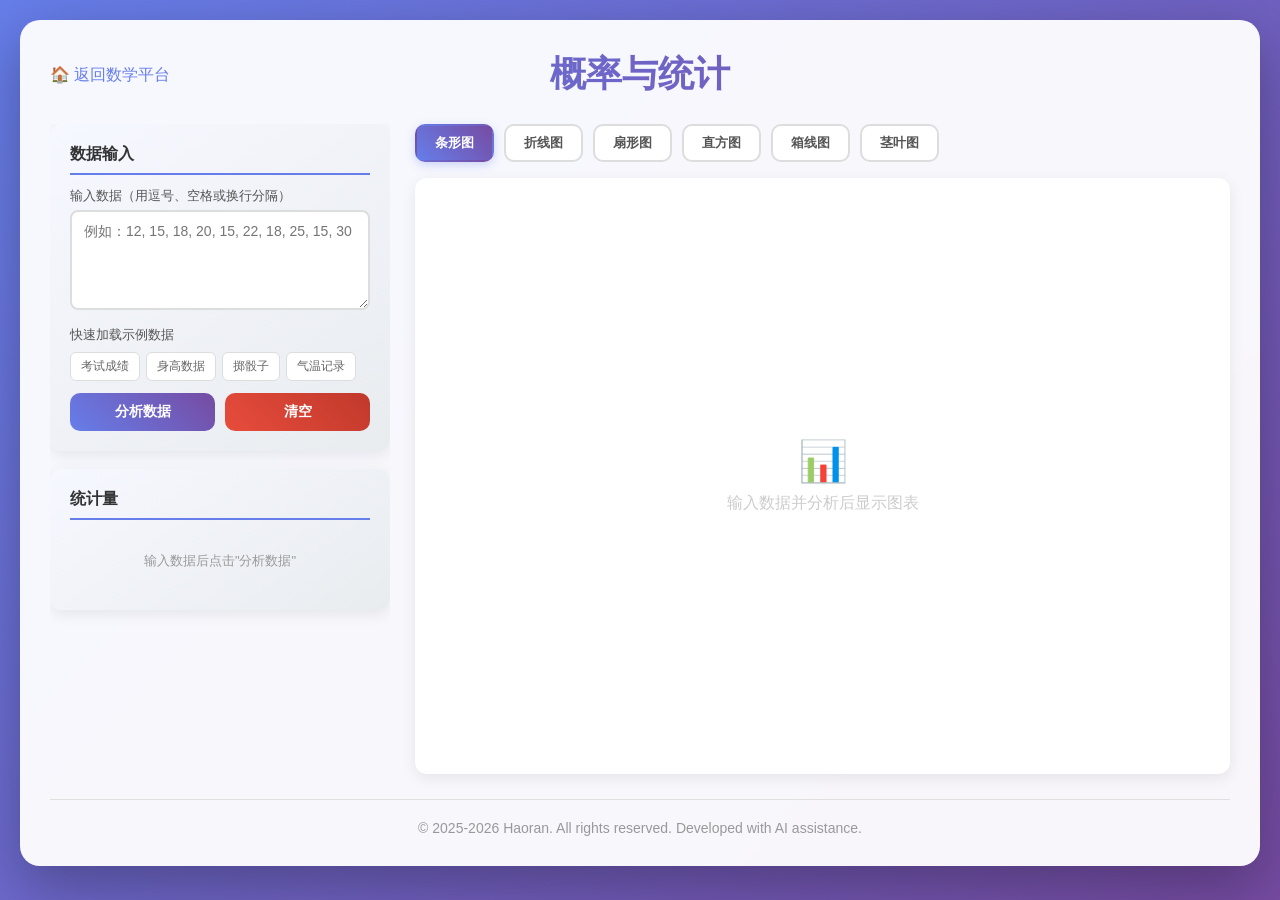
<file: statistics.html>
<!DOCTYPE html>
<html lang="zh-CN">
<head>
    <meta charset="UTF-8">
    <meta name="viewport" content="width=device-width, initial-scale=1.0">
    <title>概率与统计 - haoran的学习网站</title>
    <style>
        * { margin: 0; padding: 0; box-sizing: border-box; }

        body {
            font-family: -apple-system, BlinkMacSystemFont, 'Segoe UI', 'PingFang SC', 'Hiragino Sans GB', 'Microsoft YaHei', sans-serif;
            background: linear-gradient(135deg, #667eea 0%, #764ba2 100%);
            min-height: 100vh;
            padding: 20px;
        }

        .page-container {
            background: rgba(255, 255, 255, 0.95);
            border-radius: 20px;
            box-shadow: 0 20px 60px rgba(0, 0, 0, 0.3);
            max-width: 1400px;
            margin: 0 auto;
            padding: 30px;
            animation: fadeIn 0.6s ease-out;
        }

        @keyframes fadeIn {
            from { opacity: 0; transform: translateY(20px); }
            to { opacity: 1; transform: translateY(0); }
        }

        .header {
            text-align: center;
            margin-bottom: 25px;
            position: relative;
        }

        .back-link {
            position: absolute;
            left: 0;
            top: 50%;
            transform: translateY(-50%);
            color: #667eea;
            text-decoration: none;
            font-size: 16px;
            transition: color 0.3s;
        }

        .back-link:hover { color: #764ba2; }

        .title {
            font-size: 36px;
            font-weight: bold;
            background: linear-gradient(45deg, #667eea, #764ba2);
            -webkit-background-clip: text;
            -webkit-text-fill-color: transparent;
            background-clip: text;
        }

        .main-layout {
            display: flex;
            gap: 25px;
            min-height: 650px;
        }

        /* 左侧控制面板 */
        .control-panel {
            width: 340px;
            flex-shrink: 0;
            display: flex;
            flex-direction: column;
            gap: 18px;
            overflow-y: auto;
            max-height: 700px;
        }

        .panel-card {
            background: linear-gradient(145deg, #f6f8ff, #e9ecef);
            border-radius: 12px;
            padding: 20px;
            box-shadow: 0 4px 15px rgba(0, 0, 0, 0.08);
        }

        .panel-title {
            font-size: 16px;
            font-weight: bold;
            color: #333;
            margin-bottom: 12px;
            padding-bottom: 8px;
            border-bottom: 2px solid #667eea;
        }

        .form-group {
            margin-bottom: 12px;
        }

        .form-group:last-child { margin-bottom: 0; }

        .form-label {
            display: block;
            font-size: 13px;
            color: #555;
            margin-bottom: 5px;
            font-weight: 500;
        }

        .form-select, .form-input {
            width: 100%;
            padding: 8px 12px;
            border: 2px solid #ddd;
            border-radius: 8px;
            font-size: 14px;
            transition: border-color 0.3s;
            outline: none;
            font-family: inherit;
        }

        .form-select:focus, .form-input:focus { border-color: #667eea; }

        textarea.form-input {
            resize: vertical;
            min-height: 100px;
            line-height: 1.6;
        }

        .hint-text {
            font-size: 12px;
            color: #999;
            margin-top: 6px;
            line-height: 1.4;
        }

        .btn-row {
            display: flex;
            gap: 10px;
        }

        .btn {
            flex: 1;
            padding: 10px 16px;
            border: none;
            border-radius: 10px;
            font-size: 14px;
            font-weight: bold;
            cursor: pointer;
            transition: all 0.3s;
        }

        .btn-primary {
            background: linear-gradient(45deg, #667eea, #764ba2);
            color: #fff;
        }

        .btn-primary:hover { box-shadow: 0 4px 15px rgba(102, 126, 234, 0.4); }

        .btn-danger {
            background: linear-gradient(45deg, #e74c3c, #c0392b);
            color: #fff;
        }

        .btn-danger:hover { box-shadow: 0 4px 15px rgba(231, 76, 60, 0.4); }

        .btn-success {
            background: linear-gradient(45deg, #2ecc71, #27ae60);
            color: #fff;
        }

        .btn-success:hover { box-shadow: 0 4px 15px rgba(46, 204, 113, 0.4); }

        /* 统计量结果 */
        .stats-grid {
            display: grid;
            grid-template-columns: 1fr 1fr;
            gap: 8px;
        }

        .stat-item {
            background: #fff;
            border-radius: 8px;
            padding: 10px 12px;
            border-left: 3px solid #667eea;
            box-shadow: 0 1px 4px rgba(0, 0, 0, 0.05);
        }

        .stat-item.orange { border-left-color: #f39c12; }
        .stat-item.green { border-left-color: #2ecc71; }
        .stat-item.red { border-left-color: #e74c3c; }
        .stat-item.purple { border-left-color: #9b59b6; }
        .stat-item.teal { border-left-color: #1abc9c; }
        .stat-item.pink { border-left-color: #e91e63; }

        .stat-label {
            font-size: 11px;
            color: #999;
            font-weight: 500;
        }

        .stat-value {
            font-size: 18px;
            font-weight: bold;
            color: #333;
            font-family: 'Courier New', monospace;
        }

        .stat-empty {
            text-align: center;
            color: #999;
            font-size: 13px;
            padding: 20px 0;
            grid-column: 1 / -1;
        }

        /* 频率分布表 */
        .freq-table-wrapper {
            max-height: 200px;
            overflow-y: auto;
        }

        .freq-table {
            width: 100%;
            border-collapse: collapse;
            font-size: 13px;
        }

        .freq-table th {
            background: linear-gradient(45deg, #667eea, #764ba2);
            color: #fff;
            padding: 8px 10px;
            text-align: center;
            font-weight: 600;
            position: sticky;
            top: 0;
        }

        .freq-table td {
            padding: 6px 10px;
            text-align: center;
            border-bottom: 1px solid #eee;
        }

        .freq-table tr:hover td {
            background: #f6f8ff;
        }

        /* 右侧画布区域 */
        .chart-area {
            flex: 1;
            display: flex;
            flex-direction: column;
            gap: 16px;
        }

        .chart-toolbar {
            display: flex;
            gap: 10px;
            flex-wrap: wrap;
        }

        .chart-type-btn {
            padding: 8px 18px;
            border: 2px solid #ddd;
            border-radius: 10px;
            font-size: 13px;
            font-weight: 600;
            cursor: pointer;
            background: #fff;
            color: #555;
            transition: all 0.3s;
        }

        .chart-type-btn:hover {
            border-color: #667eea;
            color: #667eea;
        }

        .chart-type-btn.active {
            background: linear-gradient(45deg, #667eea, #764ba2);
            color: #fff;
            border-color: transparent;
            box-shadow: 0 3px 10px rgba(102, 126, 234, 0.3);
        }

        .chart-wrapper {
            flex: 1;
            background: #fff;
            border-radius: 12px;
            box-shadow: 0 4px 15px rgba(0, 0, 0, 0.08);
            overflow: hidden;
            position: relative;
            min-height: 400px;
        }

        #chartCanvas {
            display: block;
            width: 100%;
            height: 100%;
        }

        .chart-empty {
            position: absolute;
            top: 50%;
            left: 50%;
            transform: translate(-50%, -50%);
            color: #ccc;
            font-size: 16px;
            text-align: center;
            pointer-events: none;
        }

        .chart-empty span {
            display: block;
            font-size: 40px;
            margin-bottom: 8px;
        }

        .footer {
            text-align: center;
            margin-top: 25px;
            padding-top: 20px;
            border-top: 1px solid #e0e0e0;
        }

        .footer-text { color: #999; font-size: 14px; }
        .footer-link {
            color: #667eea;
            text-decoration: none;
            margin: 0 10px;
        }
        .footer-link:hover { text-decoration: underline; }

        /* 示例数据按钮 */
        .example-row {
            display: flex;
            gap: 6px;
            flex-wrap: wrap;
            margin-top: 8px;
        }

        .example-btn {
            padding: 5px 10px;
            border: 1px solid #ddd;
            border-radius: 6px;
            font-size: 12px;
            cursor: pointer;
            background: #fff;
            color: #666;
            transition: all 0.2s;
        }

        .example-btn:hover {
            background: #667eea;
            color: #fff;
            border-color: #667eea;
        }

        /* 箱线图提示 */
        .boxplot-legend {
            display: flex;
            gap: 16px;
            justify-content: center;
            margin-top: 6px;
            flex-wrap: wrap;
        }

        .boxplot-legend span {
            font-size: 12px;
            color: #666;
        }

        .boxplot-legend span::before {
            content: '';
            display: inline-block;
            width: 12px;
            height: 12px;
            margin-right: 4px;
            vertical-align: middle;
            border-radius: 2px;
        }

        .legend-min::before { background: #e74c3c; }
        .legend-q1::before { background: #f39c12; }
        .legend-median::before { background: #667eea; }
        .legend-q3::before { background: #2ecc71; }
        .legend-max::before { background: #9b59b6; }
    </style>
</head>
<body>
    <div class="page-container">
        <div class="header">
            <a class="back-link" href="math.html">🏠 返回数学平台</a>
            <h1 class="title">概率与统计</h1>
        </div>

        <div class="main-layout">
            <!-- 左侧控制面板 -->
            <div class="control-panel">
                <!-- 数据输入 -->
                <div class="panel-card">
                    <div class="panel-title">数据输入</div>
                    <div class="form-group">
                        <label class="form-label">输入数据（用逗号、空格或换行分隔）</label>
                        <textarea class="form-input" id="dataInput" placeholder="例如：12, 15, 18, 20, 15, 22, 18, 25, 15, 30"></textarea>
                    </div>
                    <div class="form-group">
                        <label class="form-label">快速加载示例数据</label>
                        <div class="example-row">
                            <button class="example-btn" onclick="loadExample('scores')">考试成绩</button>
                            <button class="example-btn" onclick="loadExample('height')">身高数据</button>
                            <button class="example-btn" onclick="loadExample('dice')">掷骰子</button>
                            <button class="example-btn" onclick="loadExample('temp')">气温记录</button>
                        </div>
                    </div>
                    <div class="btn-row">
                        <button class="btn btn-primary" onclick="analyze()">分析数据</button>
                        <button class="btn btn-danger" onclick="clearAll()">清空</button>
                    </div>
                </div>

                <!-- 统计量 -->
                <div class="panel-card">
                    <div class="panel-title">统计量</div>
                    <div class="stats-grid" id="statsGrid">
                        <div class="stat-empty">输入数据后点击"分析数据"</div>
                    </div>
                </div>

                <!-- 频率分布表 -->
                <div class="panel-card" id="freqPanel" style="display:none;">
                    <div class="panel-title">频率分布表</div>
                    <div class="freq-table-wrapper">
                        <table class="freq-table" id="freqTable">
                            <thead><tr><th>数值</th><th>频数</th><th>频率</th><th>累计频率</th></tr></thead>
                            <tbody></tbody>
                        </table>
                    </div>
                </div>
            </div>

            <!-- 右侧图表区 -->
            <div class="chart-area">
                <div class="chart-toolbar">
                    <button class="chart-type-btn active" data-type="bar" onclick="setChartType('bar')">条形图</button>
                    <button class="chart-type-btn" data-type="line" onclick="setChartType('line')">折线图</button>
                    <button class="chart-type-btn" data-type="pie" onclick="setChartType('pie')">扇形图</button>
                    <button class="chart-type-btn" data-type="histogram" onclick="setChartType('histogram')">直方图</button>
                    <button class="chart-type-btn" data-type="boxplot" onclick="setChartType('boxplot')">箱线图</button>
                    <button class="chart-type-btn" data-type="stem" onclick="setChartType('stem')">茎叶图</button>
                </div>
                <div class="chart-wrapper" id="chartWrapper">
                    <canvas id="chartCanvas"></canvas>
                    <div class="chart-empty" id="chartEmpty">
                        <span>📊</span>输入数据并分析后显示图表
                    </div>
                </div>
            </div>
        </div>

        <div class="footer">
            <p class="footer-text">&copy; 2025-2026 Haoran. All rights reserved. Developed with AI assistance.</p>
        </div>
    </div>

    <script>
        var rawData = [];
        var chartType = 'bar';
        var canvas, ctx;

        var exampleData = {
            scores: '78, 85, 92, 65, 88, 73, 95, 60, 82, 77, 90, 68, 85, 72, 80, 93, 58, 87, 75, 83, 91, 70, 86, 79, 67',
            height: '155, 160, 162, 158, 165, 170, 163, 157, 168, 172, 160, 164, 159, 166, 161, 169, 163, 156, 167, 162, 171, 158, 164, 160, 165',
            dice: '3, 1, 4, 6, 2, 5, 3, 1, 6, 4, 2, 3, 5, 1, 4, 6, 2, 3, 5, 1, 4, 6, 2, 3, 5, 1, 6, 4, 3, 2',
            temp: '5, 8, 12, 15, 20, 25, 28, 30, 27, 22, 15, 8, 6, 9, 14, 18, 23, 27, 29, 26, 21, 14, 10, 7'
        };

        function init() {
            canvas = document.getElementById('chartCanvas');
            ctx = canvas.getContext('2d');
            resizeCanvas();
            window.addEventListener('resize', function() { resizeCanvas(); drawChart(); });
        }

        function resizeCanvas() {
            var rect = document.getElementById('chartWrapper').getBoundingClientRect();
            canvas.width = rect.width;
            canvas.height = rect.height;
        }

        function loadExample(key) {
            document.getElementById('dataInput').value = exampleData[key];
            analyze();
        }

        function parseData() {
            var text = document.getElementById('dataInput').value.trim();
            if (!text) return [];
            return text.split(/[,\s\n\r]+/).map(Number).filter(function(n) { return !isNaN(n); });
        }

        function analyze() {
            rawData = parseData();
            if (rawData.length === 0) return;

            var sorted = rawData.slice().sort(function(a, b) { return a - b; });
            var n = sorted.length;

            var sum = sorted.reduce(function(a, b) { return a + b; }, 0);
            var mean = sum / n;

            var median;
            if (n % 2 === 0) {
                median = (sorted[n / 2 - 1] + sorted[n / 2]) / 2;
            } else {
                median = sorted[Math.floor(n / 2)];
            }

            // 众数
            var freqMap = {};
            sorted.forEach(function(v) { freqMap[v] = (freqMap[v] || 0) + 1; });
            var maxFreq = Math.max.apply(null, Object.values(freqMap));
            var modes = [];
            for (var k in freqMap) {
                if (freqMap[k] === maxFreq) modes.push(parseFloat(k));
            }
            var modeStr = maxFreq === 1 ? '无' : modes.join(', ');

            // 极差
            var range = sorted[n - 1] - sorted[0];

            // 方差 & 标准差
            var variance = sorted.reduce(function(acc, v) { return acc + Math.pow(v - mean, 2); }, 0) / n;
            var stddev = Math.sqrt(variance);

            // Q1, Q3
            var q1 = percentile(sorted, 25);
            var q3 = percentile(sorted, 75);
            var iqr = q3 - q1;

            renderStats({
                count: n,
                sum: sum,
                mean: mean,
                median: median,
                mode: modeStr,
                min: sorted[0],
                max: sorted[n - 1],
                range: range,
                variance: variance,
                stddev: stddev,
                q1: q1,
                q3: q3,
                iqr: iqr
            });

            renderFreqTable(freqMap, n);
            drawChart();
            document.getElementById('chartEmpty').style.display = 'none';
        }

        function percentile(sorted, p) {
            var idx = (p / 100) * (sorted.length - 1);
            var lo = Math.floor(idx);
            var hi = Math.ceil(idx);
            if (lo === hi) return sorted[lo];
            return sorted[lo] + (sorted[hi] - sorted[lo]) * (idx - lo);
        }

        function renderStats(s) {
            var grid = document.getElementById('statsGrid');
            grid.innerHTML =
                statHTML('样本数', s.count, '') +
                statHTML('总和', fmt(s.sum), '') +
                statHTML('平均数', fmt(s.mean), '') +
                statHTML('中位数', fmt(s.median), 'orange') +
                statHTML('众数', s.mode, 'purple') +
                statHTML('最小值', fmt(s.min), 'green') +
                statHTML('最大值', fmt(s.max), 'green') +
                statHTML('极差', fmt(s.range), 'red') +
                statHTML('方差', fmt(s.variance), 'teal') +
                statHTML('标准差', fmt(s.stddev), 'teal') +
                statHTML('Q1 (25%)', fmt(s.q1), 'purple') +
                statHTML('Q3 (75%)', fmt(s.q3), 'purple');
        }

        function statHTML(label, value, colorClass) {
            return '<div class="stat-item ' + colorClass + '"><div class="stat-label">' + label + '</div><div class="stat-value">' + value + '</div></div>';
        }

        function fmt(n) {
            if (Number.isInteger(n)) return n.toString();
            return n.toFixed(2);
        }

        function renderFreqTable(freqMap, total) {
            var panel = document.getElementById('freqPanel');
            panel.style.display = '';
            var tbody = document.querySelector('#freqTable tbody');
            tbody.innerHTML = '';
            var keys = Object.keys(freqMap).map(Number).sort(function(a, b) { return a - b; });
            var cumFreq = 0;
            keys.forEach(function(k) {
                var f = freqMap[k];
                cumFreq += f;
                var tr = document.createElement('tr');
                tr.innerHTML = '<td>' + k + '</td><td>' + f + '</td><td>' + (f / total * 100).toFixed(1) + '%</td><td>' + (cumFreq / total * 100).toFixed(1) + '%</td>';
                tbody.appendChild(tr);
            });
        }

        // ========== 图表绘制 ==========

        function setChartType(type) {
            chartType = type;
            document.querySelectorAll('.chart-type-btn').forEach(function(btn) {
                btn.classList.toggle('active', btn.getAttribute('data-type') === type);
            });
            if (rawData.length > 0) drawChart();
        }

        function drawChart() {
            if (!ctx || rawData.length === 0) return;
            resizeCanvas();
            var w = canvas.width;
            var h = canvas.height;
            ctx.clearRect(0, 0, w, h);
            ctx.fillStyle = '#fafbff';
            ctx.fillRect(0, 0, w, h);

            switch (chartType) {
                case 'bar': drawBarChart(w, h); break;
                case 'line': drawLineChart(w, h); break;
                case 'pie': drawPieChart(w, h); break;
                case 'histogram': drawHistogram(w, h); break;
                case 'boxplot': drawBoxPlot(w, h); break;
                case 'stem': drawStemLeaf(w, h); break;
            }
        }

        function getFreqMap() {
            var map = {};
            rawData.forEach(function(v) { map[v] = (map[v] || 0) + 1; });
            return map;
        }

        var palette = ['#667eea', '#764ba2', '#f39c12', '#e74c3c', '#2ecc71', '#3498db', '#9b59b6', '#1abc9c', '#e67e22', '#e91e63'];

        // === 条形图 ===
        function drawBarChart(w, h) {
            var freq = getFreqMap();
            var keys = Object.keys(freq).map(Number).sort(function(a, b) { return a - b; });
            var maxVal = Math.max.apply(null, keys.map(function(k) { return freq[k]; }));

            var pad = { top: 40, right: 30, bottom: 60, left: 60 };
            var plotW = w - pad.left - pad.right;
            var plotH = h - pad.top - pad.bottom;
            var barW = Math.min(50, plotW / keys.length * 0.7);
            var gap = (plotW - barW * keys.length) / (keys.length + 1);

            drawTitle('条形图 — 频数分布', w, pad);
            drawYAxis(pad, plotH, maxVal, 5);
            drawXLabel(pad, plotH, '数值');

            keys.forEach(function(k, i) {
                var x = pad.left + gap * (i + 1) + barW * i;
                var barH = (freq[k] / maxVal) * plotH;
                var y = pad.top + plotH - barH;

                var grad = ctx.createLinearGradient(x, y, x, y + barH);
                grad.addColorStop(0, palette[i % palette.length]);
                grad.addColorStop(1, palette[i % palette.length] + '88');
                ctx.fillStyle = grad;
                roundRect(x, y, barW, barH, 4);

                ctx.fillStyle = '#333';
                ctx.font = 'bold 12px sans-serif';
                ctx.textAlign = 'center';
                ctx.fillText(freq[k], x + barW / 2, y - 6);
                ctx.font = '11px sans-serif';
                ctx.fillText(k, x + barW / 2, pad.top + plotH + 18);
            });
        }

        // === 折线图 ===
        function drawLineChart(w, h) {
            var freq = getFreqMap();
            var keys = Object.keys(freq).map(Number).sort(function(a, b) { return a - b; });
            var maxVal = Math.max.apply(null, keys.map(function(k) { return freq[k]; }));
            maxVal = Math.max(maxVal, 1);

            var pad = { top: 40, right: 30, bottom: 60, left: 60 };
            var plotW = w - pad.left - pad.right;
            var plotH = h - pad.top - pad.bottom;

            drawTitle('折线图 — 频数变化趋势', w, pad);
            drawYAxis(pad, plotH, maxVal, 5);
            drawXLabel(pad, plotH, '数值');

            var step = plotW / (keys.length - 1 || 1);

            // 填充区域
            ctx.beginPath();
            ctx.moveTo(pad.left, pad.top + plotH);
            keys.forEach(function(k, i) {
                var x = pad.left + i * step;
                var y = pad.top + plotH - (freq[k] / maxVal) * plotH;
                ctx.lineTo(x, y);
            });
            ctx.lineTo(pad.left + (keys.length - 1) * step, pad.top + plotH);
            ctx.closePath();
            var grad = ctx.createLinearGradient(0, pad.top, 0, pad.top + plotH);
            grad.addColorStop(0, 'rgba(102, 126, 234, 0.25)');
            grad.addColorStop(1, 'rgba(102, 126, 234, 0.02)');
            ctx.fillStyle = grad;
            ctx.fill();

            // 线条
            ctx.beginPath();
            ctx.strokeStyle = '#667eea';
            ctx.lineWidth = 2.5;
            ctx.lineJoin = 'round';
            keys.forEach(function(k, i) {
                var x = pad.left + i * step;
                var y = pad.top + plotH - (freq[k] / maxVal) * plotH;
                if (i === 0) ctx.moveTo(x, y); else ctx.lineTo(x, y);
            });
            ctx.stroke();

            // 数据点
            keys.forEach(function(k, i) {
                var x = pad.left + i * step;
                var y = pad.top + plotH - (freq[k] / maxVal) * plotH;

                ctx.beginPath();
                ctx.arc(x, y, 5, 0, Math.PI * 2);
                ctx.fillStyle = '#667eea';
                ctx.fill();
                ctx.strokeStyle = '#fff';
                ctx.lineWidth = 2;
                ctx.stroke();

                ctx.fillStyle = '#333';
                ctx.font = 'bold 11px sans-serif';
                ctx.textAlign = 'center';
                ctx.fillText(freq[k], x, y - 12);
                ctx.font = '11px sans-serif';
                ctx.fillText(k, x, pad.top + plotH + 18);
            });
        }

        // === 扇形图 ===
        function drawPieChart(w, h) {
            var freq = getFreqMap();
            var keys = Object.keys(freq).map(Number).sort(function(a, b) { return a - b; });
            var total = rawData.length;

            var cx = w * 0.4;
            var cy = h * 0.52;
            var r = Math.min(cx, cy) - 40;

            drawTitle('扇形图 — 频率占比', w, { top: 30 });

            var startAngle = -Math.PI / 2;
            keys.forEach(function(k, i) {
                var slice = (freq[k] / total) * Math.PI * 2;
                ctx.beginPath();
                ctx.moveTo(cx, cy);
                ctx.arc(cx, cy, r, startAngle, startAngle + slice);
                ctx.closePath();
                ctx.fillStyle = palette[i % palette.length];
                ctx.fill();
                ctx.strokeStyle = '#fff';
                ctx.lineWidth = 2;
                ctx.stroke();

                // 标签
                if (slice > 0.15) {
                    var mid = startAngle + slice / 2;
                    var lx = cx + Math.cos(mid) * r * 0.6;
                    var ly = cy + Math.sin(mid) * r * 0.6;
                    ctx.fillStyle = '#fff';
                    ctx.font = 'bold 12px sans-serif';
                    ctx.textAlign = 'center';
                    ctx.textBaseline = 'middle';
                    ctx.fillText(k + ' (' + (freq[k] / total * 100).toFixed(1) + '%)', lx, ly);
                }

                startAngle += slice;
            });

            // 图例
            var legendX = w * 0.72;
            var legendY = 70;
            ctx.textAlign = 'left';
            ctx.textBaseline = 'middle';
            keys.forEach(function(k, i) {
                var y = legendY + i * 24;
                ctx.fillStyle = palette[i % palette.length];
                ctx.fillRect(legendX, y - 6, 14, 14);
                ctx.fillStyle = '#333';
                ctx.font = '13px sans-serif';
                ctx.fillText(k + '  (频数: ' + freq[k] + ')', legendX + 22, y + 1);
            });
        }

        // === 直方图 ===
        function drawHistogram(w, h) {
            var sorted = rawData.slice().sort(function(a, b) { return a - b; });
            var min = sorted[0];
            var max = sorted[sorted.length - 1];
            var n = sorted.length;

            var binCount = Math.max(3, Math.ceil(1 + 3.322 * Math.log10(n)));
            var binWidth = (max - min) / binCount;
            if (binWidth === 0) binWidth = 1;

            var bins = [];
            for (var i = 0; i < binCount; i++) {
                bins.push({ lo: min + i * binWidth, hi: min + (i + 1) * binWidth, count: 0 });
            }
            sorted.forEach(function(v) {
                var idx = Math.min(Math.floor((v - min) / binWidth), binCount - 1);
                bins[idx].count++;
            });

            var maxCount = Math.max.apply(null, bins.map(function(b) { return b.count; }));

            var pad = { top: 40, right: 30, bottom: 70, left: 60 };
            var plotW = w - pad.left - pad.right;
            var plotH = h - pad.top - pad.bottom;
            var bw = plotW / binCount;

            drawTitle('直方图 — 频率分布', w, pad);
            drawYAxis(pad, plotH, maxCount, 5);
            drawXLabel(pad, plotH, '数据区间');

            bins.forEach(function(bin, i) {
                var x = pad.left + i * bw;
                var barH = (bin.count / maxCount) * plotH;
                var y = pad.top + plotH - barH;

                var grad = ctx.createLinearGradient(x, y, x, y + barH);
                grad.addColorStop(0, '#667eea');
                grad.addColorStop(1, '#764ba2');
                ctx.fillStyle = grad;
                ctx.fillRect(x + 1, y, bw - 2, barH);

                ctx.fillStyle = '#333';
                ctx.font = 'bold 11px sans-serif';
                ctx.textAlign = 'center';
                ctx.fillText(bin.count, x + bw / 2, y - 5);
                ctx.font = '10px sans-serif';
                ctx.fillText(bin.lo.toFixed(1) + '~' + bin.hi.toFixed(1), x + bw / 2, pad.top + plotH + 16);
            });
        }

        // === 箱线图 ===
        function drawBoxPlot(w, h) {
            var sorted = rawData.slice().sort(function(a, b) { return a - b; });
            var min = sorted[0];
            var max = sorted[sorted.length - 1];
            var q1 = percentile(sorted, 25);
            var med = percentile(sorted, 50);
            var q3 = percentile(sorted, 75);

            var pad = { top: 60, right: 60, bottom: 60, left: 80 };
            var plotW = w - pad.left - pad.right;
            var plotH = h - pad.top - pad.bottom;
            var plotMid = pad.top + plotH / 2;
            var boxH = 70;

            drawTitle('箱线图 — 五数概括', w, pad);

            // X轴
            var dataRange = max - min || 1;
            function toX(v) { return pad.left + (v - min) / dataRange * plotW; }

            ctx.strokeStyle = '#ccc';
            ctx.lineWidth = 1;
            ctx.beginPath();
            ctx.moveTo(pad.left, pad.top + plotH + 10);
            ctx.lineTo(pad.left + plotW, pad.top + plotH + 10);
            ctx.stroke();

            // 刻度
            var step = calcAxisStep(dataRange);
            ctx.fillStyle = '#666';
            ctx.font = '11px sans-serif';
            ctx.textAlign = 'center';
            for (var v = Math.ceil(min / step) * step; v <= max; v += step) {
                var x = toX(v);
                ctx.beginPath();
                ctx.moveTo(x, pad.top + plotH + 7);
                ctx.lineTo(x, pad.top + plotH + 13);
                ctx.strokeStyle = '#999';
                ctx.stroke();
                ctx.fillText(fmt(v), x, pad.top + plotH + 26);
            }

            // 须线 (min 到 Q1)
            ctx.strokeStyle = '#e74c3c';
            ctx.lineWidth = 2;
            ctx.setLineDash([5, 3]);
            ctx.beginPath();
            ctx.moveTo(toX(min), plotMid);
            ctx.lineTo(toX(q1), plotMid);
            ctx.stroke();
            ctx.setLineDash([]);

            // 须线 (Q3 到 max)
            ctx.strokeStyle = '#9b59b6';
            ctx.setLineDash([5, 3]);
            ctx.beginPath();
            ctx.moveTo(toX(q3), plotMid);
            ctx.lineTo(toX(max), plotMid);
            ctx.stroke();
            ctx.setLineDash([]);

            // 须端竖线
            [min, max].forEach(function(v) {
                ctx.beginPath();
                ctx.moveTo(toX(v), plotMid - 20);
                ctx.lineTo(toX(v), plotMid + 20);
                ctx.strokeStyle = '#555';
                ctx.lineWidth = 2;
                ctx.setLineDash([]);
                ctx.stroke();
            });

            // 箱体 (Q1 到 Q3)
            var bx1 = toX(q1);
            var bx2 = toX(q3);
            var grad = ctx.createLinearGradient(bx1, plotMid - boxH / 2, bx2, plotMid + boxH / 2);
            grad.addColorStop(0, 'rgba(102, 126, 234, 0.25)');
            grad.addColorStop(1, 'rgba(118, 75, 162, 0.15)');
            ctx.fillStyle = grad;
            ctx.fillRect(bx1, plotMid - boxH / 2, bx2 - bx1, boxH);
            ctx.strokeStyle = '#667eea';
            ctx.lineWidth = 2;
            ctx.strokeRect(bx1, plotMid - boxH / 2, bx2 - bx1, boxH);

            // 中位数线
            ctx.beginPath();
            ctx.moveTo(toX(med), plotMid - boxH / 2);
            ctx.lineTo(toX(med), plotMid + boxH / 2);
            ctx.strokeStyle = '#e74c3c';
            ctx.lineWidth = 3;
            ctx.stroke();

            // 标注
            var labels = [
                { v: min, label: '最小值', color: '#e74c3c' },
                { v: q1, label: 'Q1', color: '#f39c12' },
                { v: med, label: '中位数', color: '#667eea' },
                { v: q3, label: 'Q3', color: '#2ecc71' },
                { v: max, label: '最大值', color: '#9b59b6' }
            ];
            labels.forEach(function(lb) {
                var x = toX(lb.v);
                ctx.fillStyle = lb.color;
                ctx.font = 'bold 12px sans-serif';
                ctx.textAlign = 'center';
                ctx.fillText(lb.label, x, plotMid - boxH / 2 - 14);
                ctx.font = '11px sans-serif';
                ctx.fillText(fmt(lb.v), x, plotMid - boxH / 2 - 28);
            });
        }

        // === 茎叶图 ===
        function drawStemLeaf(w, h) {
            var sorted = rawData.slice().sort(function(a, b) { return a - b; });

            var allInt = sorted.every(function(v) { return Number.isInteger(v); });
            var mult = allInt ? 1 : 10;
            var data = sorted.map(function(v) { return Math.round(v * mult); });
            var stemMap = {};
            data.forEach(function(v) {
                var stem = Math.floor(v / 10);
                var leaf = Math.abs(v % 10);
                if (!stemMap[stem]) stemMap[stem] = [];
                stemMap[stem].push(leaf);
            });

            var pad = { top: 50, left: 60, right: 40, bottom: 30 };
            drawTitle('茎叶图', w, pad);

            var stems = Object.keys(stemMap).map(Number).sort(function(a, b) { return a - b; });
            var lineH = 28;
            var startY = pad.top + 10;

            // 表头
            ctx.fillStyle = '#667eea';
            ctx.font = 'bold 13px sans-serif';
            ctx.textAlign = 'center';
            ctx.fillText('茎', pad.left + 40, startY);
            ctx.fillText('叶', pad.left + 120, startY);
            startY += 8;
            ctx.strokeStyle = '#ddd';
            ctx.lineWidth = 1;
            ctx.beginPath();
            ctx.moveTo(pad.left, startY);
            ctx.lineTo(w - pad.right, startY);
            ctx.stroke();
            startY += 20;

            ctx.font = '14px "Courier New", monospace';
            ctx.textAlign = 'center';
            stems.forEach(function(stem) {
                var leaves = stemMap[stem].sort(function(a, b) { return a - b; });
                var stemDisplay = allInt ? stem : (stem / mult).toFixed(1);
                ctx.fillStyle = '#333';
                ctx.font = 'bold 14px "Courier New", monospace';
                ctx.fillText(stemDisplay, pad.left + 40, startY);
                ctx.fillStyle = '#667eea';
                ctx.font = '14px "Courier New", monospace';
                ctx.fillText(leaves.join('  '), pad.left + 120, startY);
                startY += lineH;
            });

            // 图例说明
            ctx.fillStyle = '#999';
            ctx.font = '11px sans-serif';
            ctx.textAlign = 'left';
            var unit = allInt ? '个位' : '十分位';
            ctx.fillText('茎 = 十位以上部分，叶 = ' + unit + '数字', pad.left, startY + 20);
        }

        // ========== 工具函数 ==========

        function drawTitle(text, w, pad) {
            ctx.fillStyle = '#333';
            ctx.font = 'bold 18px sans-serif';
            ctx.textAlign = 'center';
            ctx.fillText(text, w / 2, pad.top - 12);
        }

        function drawYAxis(pad, plotH, maxVal, ticks) {
            maxVal = Math.max(maxVal, 1);
            ctx.strokeStyle = '#ddd';
            ctx.lineWidth = 1;
            ctx.fillStyle = '#666';
            ctx.font = '11px sans-serif';
            ctx.textAlign = 'right';
            for (var i = 0; i <= ticks; i++) {
                var val = (maxVal / ticks * i);
                var y = pad.top + plotH - (val / maxVal) * plotH;
                ctx.beginPath();
                ctx.moveTo(pad.left, y);
                ctx.lineTo(pad.left + plotH + 100, y);
                ctx.stroke();
                ctx.fillText(fmt(val), pad.left - 8, y + 4);
            }
        }

        function drawXLabel(pad, plotH, text) {
            ctx.fillStyle = '#666';
            ctx.font = '13px sans-serif';
            ctx.textAlign = 'center';
            ctx.fillText(text, pad.left + (canvas.width - pad.left - pad.right) / 2, pad.top + plotH + 48);
        }

        function roundRect(x, y, w, h, r) {
            ctx.beginPath();
            ctx.moveTo(x + r, y);
            ctx.lineTo(x + w - r, y);
            ctx.quadraticCurveTo(x + w, y, x + w, y + r);
            ctx.lineTo(x + w, y + h);
            ctx.lineTo(x, y + h);
            ctx.lineTo(x, y + r);
            ctx.quadraticCurveTo(x, y, x + r, y);
            ctx.closePath();
            ctx.fill();
        }

        function calcAxisStep(range) {
            var raw = range / 6;
            var mag = Math.pow(10, Math.floor(Math.log10(raw)));
            var norm = raw / mag;
            if (norm < 1.5) return mag;
            if (norm < 3.5) return 2 * mag;
            if (norm < 7.5) return 5 * mag;
            return 10 * mag;
        }

        function clearAll() {
            document.getElementById('dataInput').value = '';
            rawData = [];
            document.getElementById('statsGrid').innerHTML = '<div class="stat-empty">输入数据后点击"分析数据"</div>';
            document.getElementById('freqPanel').style.display = 'none';
            document.getElementById('chartEmpty').style.display = '';
            resizeCanvas();
            ctx.clearRect(0, 0, canvas.width, canvas.height);
        }

        init();
    </script>
</body>
</html>
</file>
<file: circuit.css>
* {
    margin: 0;
    padding: 0;
    box-sizing: border-box;
}

body {
    font-family: -apple-system, BlinkMacSystemFont, 'Segoe UI', 'PingFang SC', 'Hiragino Sans GB', 'Microsoft YaHei', sans-serif;
    background: #0f1923;
    height: 100vh;
    overflow: hidden;
}

.container {
    display: flex;
    height: 100vh;
    gap: 0;
}

/* ==================== 左侧元件栏 ==================== */
.sidebar {
    width: 290px;
    background: linear-gradient(180deg, #1a2332 0%, #162029 100%);
    color: white;
    display: flex;
    flex-direction: column;
    box-shadow: 4px 0 24px rgba(0, 0, 0, 0.4);
    overflow-y: auto;
    border-right: 1px solid rgba(52, 152, 219, 0.15);
    position: relative;
}

.sidebar::after {
    content: '';
    position: absolute;
    top: 0;
    right: 0;
    width: 1px;
    height: 100%;
    background: linear-gradient(180deg, transparent, rgba(52, 152, 219, 0.3), transparent);
}

.sidebar-header {
    padding: 24px 20px 20px;
    background: linear-gradient(135deg, rgba(52, 152, 219, 0.15), rgba(155, 89, 182, 0.1));
    border-bottom: 1px solid rgba(52, 152, 219, 0.2);
}

.sidebar-header h2 {
    font-size: 22px;
    font-weight: 700;
    text-align: center;
    margin-bottom: 16px;
    background: linear-gradient(135deg, #5dade2, #a78bfa);
    -webkit-background-clip: text;
    -webkit-text-fill-color: transparent;
    background-clip: text;
    letter-spacing: 1px;
}

.back-btn {
    display: flex;
    align-items: center;
    justify-content: center;
    gap: 10px;
    background: linear-gradient(135deg, rgba(52, 152, 219, 0.25), rgba(52, 152, 219, 0.15));
    color: #a0c4e8;
    padding: 12px 20px;
    border-radius: 12px;
    text-decoration: none;
    font-size: 14px;
    font-weight: 600;
    transition: all 0.3s ease;
    border: 1px solid rgba(52, 152, 219, 0.3);
    position: relative;
    overflow: hidden;
    backdrop-filter: blur(10px);
}

.back-btn::before {
    content: '';
    position: absolute;
    top: 0;
    left: -100%;
    width: 100%;
    height: 100%;
    background: linear-gradient(90deg, transparent, rgba(255, 255, 255, 0.1), transparent);
    transition: left 0.5s;
}

.back-btn:hover {
    transform: translateX(-3px);
    background: linear-gradient(135deg, rgba(52, 152, 219, 0.4), rgba(52, 152, 219, 0.25));
    color: #fff;
    box-shadow: 0 4px 20px rgba(52, 152, 219, 0.25);
    border-color: rgba(52, 152, 219, 0.5);
}

.back-btn:hover::before {
    left: 100%;
}

.back-btn span {
    font-size: 15px;
    letter-spacing: 0.5px;
}

/* ==================== 元件网格 ==================== */
.components-list {
    padding: 16px;
    display: grid;
    grid-template-columns: 1fr 1fr;
    gap: 10px;
}

.component-item {
    background: linear-gradient(145deg, rgba(255, 255, 255, 0.06), rgba(255, 255, 255, 0.02));
    padding: 14px 8px 10px;
    border-radius: 14px;
    cursor: grab;
    display: flex;
    flex-direction: column;
    align-items: center;
    gap: 6px;
    transition: all 0.3s cubic-bezier(0.4, 0, 0.2, 1);
    border: 1px solid rgba(255, 255, 255, 0.06);
    position: relative;
    overflow: hidden;
}

.component-item::before {
    content: '';
    position: absolute;
    inset: 0;
    border-radius: 14px;
    background: linear-gradient(135deg, rgba(52, 152, 219, 0.1), transparent);
    opacity: 0;
    transition: opacity 0.3s;
}

.component-item:hover {
    background: linear-gradient(145deg, rgba(52, 152, 219, 0.15), rgba(52, 152, 219, 0.05));
    transform: translateY(-2px);
    border-color: rgba(52, 152, 219, 0.3);
    box-shadow: 0 8px 24px rgba(52, 152, 219, 0.15);
}

.component-item:hover::before {
    opacity: 1;
}

.component-item:active {
    cursor: grabbing;
    transform: scale(0.95);
}

.component-item span {
    font-size: 12px;
    font-weight: 500;
    color: rgba(255, 255, 255, 0.7);
    text-align: center;
    position: relative;
    z-index: 1;
}

.component-item svg {
    filter: drop-shadow(1px 2px 4px rgba(0, 0, 0, 0.3));
    position: relative;
    z-index: 1;
}

/* ==================== 控制按钮 ==================== */
.controls {
    padding: 16px;
    display: flex;
    flex-direction: column;
    gap: 10px;
    background: rgba(0, 0, 0, 0.15);
    border-top: 1px solid rgba(52, 152, 219, 0.1);
    border-bottom: 1px solid rgba(52, 152, 219, 0.1);
}

.btn {
    padding: 11px 18px;
    border: none;
    border-radius: 10px;
    font-size: 14px;
    font-weight: 600;
    cursor: pointer;
    transition: all 0.3s cubic-bezier(0.4, 0, 0.2, 1);
    display: flex;
    align-items: center;
    justify-content: center;
    gap: 8px;
    letter-spacing: 0.5px;
    position: relative;
    overflow: hidden;
}

.btn::after {
    content: '';
    position: absolute;
    inset: 0;
    background: linear-gradient(180deg, rgba(255, 255, 255, 0.12), transparent);
    pointer-events: none;
}

.btn-icon {
    font-size: 16px;
}

.btn:hover {
    transform: translateY(-2px);
    box-shadow: 0 6px 20px rgba(0, 0, 0, 0.25);
}

.btn:active {
    transform: translateY(0);
}

.btn-primary {
    background: linear-gradient(135deg, #27ae60, #2ecc71);
    color: white;
    box-shadow: 0 3px 12px rgba(46, 204, 113, 0.25);
}

.btn-primary:hover {
    background: linear-gradient(135deg, #219a52, #27ae60);
    box-shadow: 0 6px 24px rgba(46, 204, 113, 0.35);
}

.btn-secondary {
    background: linear-gradient(135deg, #e67e22, #f39c12);
    color: white;
    box-shadow: 0 3px 12px rgba(243, 156, 18, 0.25);
}

.btn-secondary:hover {
    background: linear-gradient(135deg, #d35400, #e67e22);
    box-shadow: 0 6px 24px rgba(243, 156, 18, 0.35);
}

.btn-danger {
    background: linear-gradient(135deg, #c0392b, #e74c3c);
    color: white;
    box-shadow: 0 3px 12px rgba(231, 76, 60, 0.25);
}

.btn-danger:hover {
    background: linear-gradient(135deg, #a93226, #c0392b);
    box-shadow: 0 6px 24px rgba(231, 76, 60, 0.35);
}

.btn-info {
    background: linear-gradient(135deg, #2980b9, #3498db);
    color: white;
    box-shadow: 0 3px 12px rgba(52, 152, 219, 0.25);
}

.btn-info:hover {
    background: linear-gradient(135deg, #1f6391, #2980b9);
    box-shadow: 0 6px 24px rgba(52, 152, 219, 0.35);
}

/* ==================== 操作说明 ==================== */
.instructions {
    padding: 18px;
    background: rgba(0, 0, 0, 0.1);
    margin-top: auto;
}

.instructions h3 {
    font-size: 15px;
    margin-bottom: 10px;
    background: linear-gradient(135deg, #5dade2, #a78bfa);
    -webkit-background-clip: text;
    -webkit-text-fill-color: transparent;
    background-clip: text;
    font-weight: 700;
}

.instructions ul {
    list-style: none;
    font-size: 12px;
    line-height: 1.6;
}

.instructions li {
    padding: 3px 0;
    color: rgba(255, 255, 255, 0.45);
    transition: color 0.2s;
}

.instructions li:hover {
    color: rgba(255, 255, 255, 0.7);
}

/* ==================== 右侧主区域 ==================== */
.main-area {
    flex: 1;
    display: flex;
    flex-direction: column;
    background: linear-gradient(135deg, #1a2332, #0f1923);
    padding: 20px;
    gap: 16px;
}

.canvas-header {
    display: flex;
    justify-content: space-between;
    align-items: center;
    padding: 14px 24px;
    background: linear-gradient(135deg, rgba(255, 255, 255, 0.06), rgba(255, 255, 255, 0.02));
    border-radius: 14px;
    border: 1px solid rgba(255, 255, 255, 0.08);
    backdrop-filter: blur(20px);
}

.canvas-header h2 {
    font-size: 24px;
    font-weight: 700;
    background: linear-gradient(135deg, #5dade2, #a78bfa);
    -webkit-background-clip: text;
    -webkit-text-fill-color: transparent;
    background-clip: text;
}

.status-bar {
    padding: 8px 20px;
    background: linear-gradient(135deg, rgba(52, 152, 219, 0.2), rgba(155, 89, 182, 0.15));
    border-radius: 24px;
    color: white;
    font-size: 13px;
    font-weight: 500;
    border: 1px solid rgba(52, 152, 219, 0.25);
    backdrop-filter: blur(10px);
}

#statusText {
    color: rgba(255, 255, 255, 0.85);
}

/* ==================== 画布容器 ==================== */
.canvas-container {
    flex: 1;
    background: linear-gradient(180deg, #0d1520, #111d2b);
    border: 2px solid rgba(52, 152, 219, 0.2);
    border-radius: 16px;
    box-shadow:
        0 0 40px rgba(52, 152, 219, 0.05),
        inset 0 0 60px rgba(0, 0, 0, 0.3);
    overflow: hidden;
    position: relative;
}

.canvas-container::before {
    content: '⚡ 将元件拖拽到此处搭建电路';
    position: absolute;
    top: 50%;
    left: 50%;
    transform: translate(-50%, -50%);
    font-size: 18px;
    color: rgba(255, 255, 255, 0.12);
    pointer-events: none;
    z-index: 0;
    letter-spacing: 2px;
    font-weight: 600;
}

.canvas-container:not(:empty)::before {
    display: none;
}

#circuitCanvas {
    display: block;
    width: 100%;
    height: 100%;
    position: relative;
    z-index: 1;
}

/* ==================== 滚动条 ==================== */
.sidebar::-webkit-scrollbar {
    width: 6px;
}

.sidebar::-webkit-scrollbar-track {
    background: transparent;
}

.sidebar::-webkit-scrollbar-thumb {
    background: rgba(52, 152, 219, 0.3);
    border-radius: 3px;
}

.sidebar::-webkit-scrollbar-thumb:hover {
    background: rgba(52, 152, 219, 0.5);
}

/* ==================== 响应式 ==================== */
@media (max-width: 1200px) {
    .sidebar {
        width: 250px;
    }

    .component-item {
        padding: 10px 6px 8px;
    }
}

@media (max-width: 900px) {
    .container {
        flex-direction: column;
    }

    .sidebar {
        width: 100%;
        height: auto;
        max-height: 300px;
        flex-direction: row;
        flex-wrap: wrap;
        padding: 10px;
    }

    .sidebar-header {
        width: 100%;
        padding: 10px;
    }

    .components-list {
        flex-direction: row;
        flex-wrap: wrap;
        overflow-y: auto;
        max-height: 150px;
    }

    .component-item {
        min-width: 100px;
    }

    .controls {
        flex-direction: row;
        width: 100%;
    }

    .instructions {
        display: none;
    }
}

/* ==================== 动画 ==================== */
@keyframes pulse {
    0%, 100% {
        box-shadow: 0 0 0 0 rgba(52, 152, 219, 0.3);
    }
    50% {
        box-shadow: 0 0 0 12px rgba(52, 152, 219, 0);
    }
}

.component-item.dragging {
    animation: pulse 1s infinite;
}

.component-item.selected {
    border-color: rgba(52, 152, 219, 0.6);
    box-shadow: 0 0 24px rgba(52, 152, 219, 0.3);
}

/* ==================== 模态框 ==================== */
.modal {
    display: none;
    position: fixed;
    z-index: 1000;
    left: 0;
    top: 0;
    width: 100%;
    height: 100%;
    background-color: rgba(0, 0, 0, 0.6);
    backdrop-filter: blur(8px);
    animation: fadeIn 0.25s ease;
}

.modal.show {
    display: flex;
    align-items: center;
    justify-content: center;
}

@keyframes fadeIn {
    from { opacity: 0; }
    to { opacity: 1; }
}

.modal-content {
    background: linear-gradient(160deg, #1e2d3d, #162231);
    border-radius: 20px;
    box-shadow:
        0 24px 80px rgba(0, 0, 0, 0.5),
        0 0 0 1px rgba(255, 255, 255, 0.08);
    width: 90%;
    max-width: 460px;
    animation: slideIn 0.3s cubic-bezier(0.34, 1.56, 0.64, 1);
    overflow: hidden;
}

@keyframes slideIn {
    from {
        transform: translateY(-40px) scale(0.95);
        opacity: 0;
    }
    to {
        transform: translateY(0) scale(1);
        opacity: 1;
    }
}

.modal-header {
    background: linear-gradient(135deg, rgba(52, 152, 219, 0.25), rgba(155, 89, 182, 0.15));
    color: white;
    padding: 22px 28px;
    display: flex;
    justify-content: space-between;
    align-items: center;
    border-bottom: 1px solid rgba(255, 255, 255, 0.08);
}

.modal-header h3 {
    margin: 0;
    font-size: 20px;
    font-weight: 700;
    background: linear-gradient(135deg, #5dade2, #a78bfa);
    -webkit-background-clip: text;
    -webkit-text-fill-color: transparent;
    background-clip: text;
}

.close-btn {
    font-size: 28px;
    font-weight: bold;
    color: rgba(255, 255, 255, 0.5);
    cursor: pointer;
    line-height: 1;
    transition: all 0.3s ease;
    padding: 0 8px;
}

.close-btn:hover {
    transform: rotate(90deg);
    color: #e74c3c;
}

.modal-body {
    padding: 28px;
}

.modal-body label {
    display: block;
    font-size: 14px;
    font-weight: 600;
    color: rgba(255, 255, 255, 0.7);
    margin-bottom: 12px;
}

.modal-body input {
    width: 100%;
    padding: 12px 16px;
    font-size: 16px;
    border: 2px solid rgba(255, 255, 255, 0.1);
    border-radius: 10px;
    background: rgba(255, 255, 255, 0.05);
    color: #fff;
    transition: all 0.3s ease;
    font-family: inherit;
}

.modal-body input:focus {
    outline: none;
    border-color: rgba(52, 152, 219, 0.5);
    background: rgba(255, 255, 255, 0.08);
    box-shadow: 0 0 0 4px rgba(52, 152, 219, 0.1);
}

.modal-body input::placeholder {
    color: rgba(255, 255, 255, 0.25);
}

/* ==================== 预设按钮 ==================== */
.preset-buttons {
    display: grid;
    grid-template-columns: repeat(3, 1fr);
    gap: 8px;
    margin-top: 16px;
}

.preset-btn {
    padding: 10px;
    background: rgba(255, 255, 255, 0.06);
    border: 1px solid rgba(255, 255, 255, 0.1);
    border-radius: 8px;
    font-size: 13px;
    font-weight: 600;
    color: rgba(255, 255, 255, 0.7);
    cursor: pointer;
    transition: all 0.25s ease;
}

.preset-btn:hover {
    background: linear-gradient(135deg, rgba(52, 152, 219, 0.3), rgba(155, 89, 182, 0.2));
    color: #fff;
    border-color: rgba(52, 152, 219, 0.4);
    transform: translateY(-1px);
    box-shadow: 0 4px 12px rgba(52, 152, 219, 0.15);
}

.preset-btn:active {
    transform: translateY(0);
}

.modal-footer {
    padding: 18px 28px;
    background: rgba(0, 0, 0, 0.15);
    display: flex;
    gap: 12px;
    justify-content: flex-end;
    border-top: 1px solid rgba(255, 255, 255, 0.06);
}

.modal-footer .btn {
    padding: 10px 28px;
    font-size: 14px;
    min-width: 90px;
}

/* ==================== 设置面板 ==================== */
.setting-row {
    display: flex;
    justify-content: space-between;
    align-items: center;
    padding: 18px 0;
    border-bottom: 1px solid rgba(255, 255, 255, 0.06);
}

.setting-row:last-child {
    border-bottom: none;
}

.setting-label {
    font-size: 15px;
    font-weight: 600;
    color: rgba(255, 255, 255, 0.75);
}

/* 切换开关 */
.toggle-switch {
    position: relative;
    width: 52px;
    height: 28px;
}

.toggle-switch input {
    display: none;
}

.toggle-label {
    display: block;
    width: 100%;
    height: 100%;
    background: rgba(255, 255, 255, 0.1);
    border: 2px solid rgba(255, 255, 255, 0.15);
    border-radius: 28px;
    cursor: pointer;
    transition: all 0.3s ease;
    position: relative;
}

.toggle-inner {
    position: absolute;
    top: 3px;
    left: 3px;
    width: 18px;
    height: 18px;
    background: rgba(255, 255, 255, 0.5);
    border-radius: 50%;
    transition: all 0.3s ease;
}

.toggle-switch input:checked + .toggle-label {
    background: rgba(46, 204, 113, 0.3);
    border-color: rgba(46, 204, 113, 0.5);
}

.toggle-switch input:checked + .toggle-label .toggle-inner {
    left: 27px;
    background: #2ecc71;
    box-shadow: 0 0 8px rgba(46, 204, 113, 0.4);
}

.toggle-label:hover {
    transform: scale(1.05);
}

/* ==================== 设置面板容器 ==================== */
.settings-panel {
    background: linear-gradient(145deg, #1a2332, #162029);
    border-radius: 12px;
    margin: 0 20px 20px 20px;
    overflow: hidden;
    box-shadow: 0 4px 15px rgba(0, 0, 0, 0.3);
    display: none;
    animation: slideDown 0.3s ease;
}

.settings-panel.show {
    display: block;
}

@keyframes slideDown {
    from {
        opacity: 0;
        transform: translateY(-20px);
    }
    to {
        opacity: 1;
        transform: translateY(0);
    }
}

.settings-header {
    background: rgba(52, 152, 219, 0.15);
    padding: 15px 20px;
    display: flex;
    justify-content: space-between;
    align-items: center;
    border-bottom: 1px solid rgba(52, 152, 219, 0.2);
}

.settings-header h3 {
    font-size: 17px;
    font-weight: 600;
    color: #5dade2;
    margin: 0;
}

.settings-close {
    font-size: 24px;
    color: rgba(255, 255, 255, 0.5);
    cursor: pointer;
    line-height: 1;
    transition: all 0.3s ease;
    padding: 0 8px;
}

.settings-close:hover {
    color: #e74c3c;
    transform: rotate(90deg);
}

.settings-body {
    padding: 20px;
}

.setting-item {
    display: flex;
    justify-content: space-between;
    align-items: center;
    padding: 15px 0;
    border-bottom: 1px solid rgba(255, 255, 255, 0.06);
}

.setting-item:last-child {
    border-bottom: none;
}

.setting-info {
    flex: 1;
    display: flex;
    flex-direction: column;
    gap: 4px;
}

.setting-desc {
    font-size: 12px;
    color: rgba(255, 255, 255, 0.35);
}

/* ==================== 导线删除按钮 ==================== */
.wire-delete-btn {
    position: absolute;
    width: 28px;
    height: 28px;
    background: linear-gradient(135deg, #e74c3c, #c0392b);
    border: 3px solid rgba(255, 255, 255, 0.9);
    border-radius: 50%;
    cursor: pointer;
    display: flex;
    align-items: center;
    justify-content: center;
    font-size: 14px;
    color: #fff;
    box-shadow: 0 4px 16px rgba(231, 76, 60, 0.4);
    transition: all 0.2s ease;
    z-index: 1000;
}

.wire-delete-btn:hover {
    transform: scale(1.2);
    box-shadow: 0 6px 24px rgba(231, 76, 60, 0.5);
}

.wire-delete-btn:active {
    transform: scale(0.95);
}

/* ==================== 故障模态框 ==================== */
.fault-modal {
    max-width: 500px;
}

.fault-header {
    background: linear-gradient(135deg, rgba(231, 76, 60, 0.3), rgba(192, 57, 43, 0.2));
    box-shadow: 0 2px 10px rgba(231, 76, 60, 0.15);
}

.fault-header h3 {
    background: linear-gradient(135deg, #e74c3c, #f39c12);
    -webkit-background-clip: text;
    -webkit-text-fill-color: transparent;
    background-clip: text;
}

.fault-icon {
    font-size: 64px;
    text-align: center;
    margin-bottom: 20px;
    animation: shake 0.5s ease-in-out;
    animation-iteration-count: 3;
}

@keyframes shake {
    0%, 100% { transform: translateX(0); }
    25% { transform: translateX(-10px); }
    75% { transform: translateX(10px); }
}

.fault-modal .modal-body p {
    font-size: 17px;
    font-weight: 600;
    color: #e74c3c;
    text-align: center;
    margin-bottom: 15px;
}

.fault-details {
    background: rgba(231, 76, 60, 0.08);
    border-left: 3px solid rgba(231, 76, 60, 0.5);
    padding: 14px;
    border-radius: 8px;
    margin-top: 10px;
}

.fault-details p {
    font-size: 13px;
    color: rgba(231, 76, 60, 0.8);
    margin: 6px 0;
    line-height: 1.6;
}

.fault-details ul {
    margin: 10px 0;
    padding-left: 20px;
}

.fault-details li {
    font-size: 13px;
    color: rgba(231, 76, 60, 0.7);
    margin: 4px 0;
    line-height: 1.5;
}
</file>
